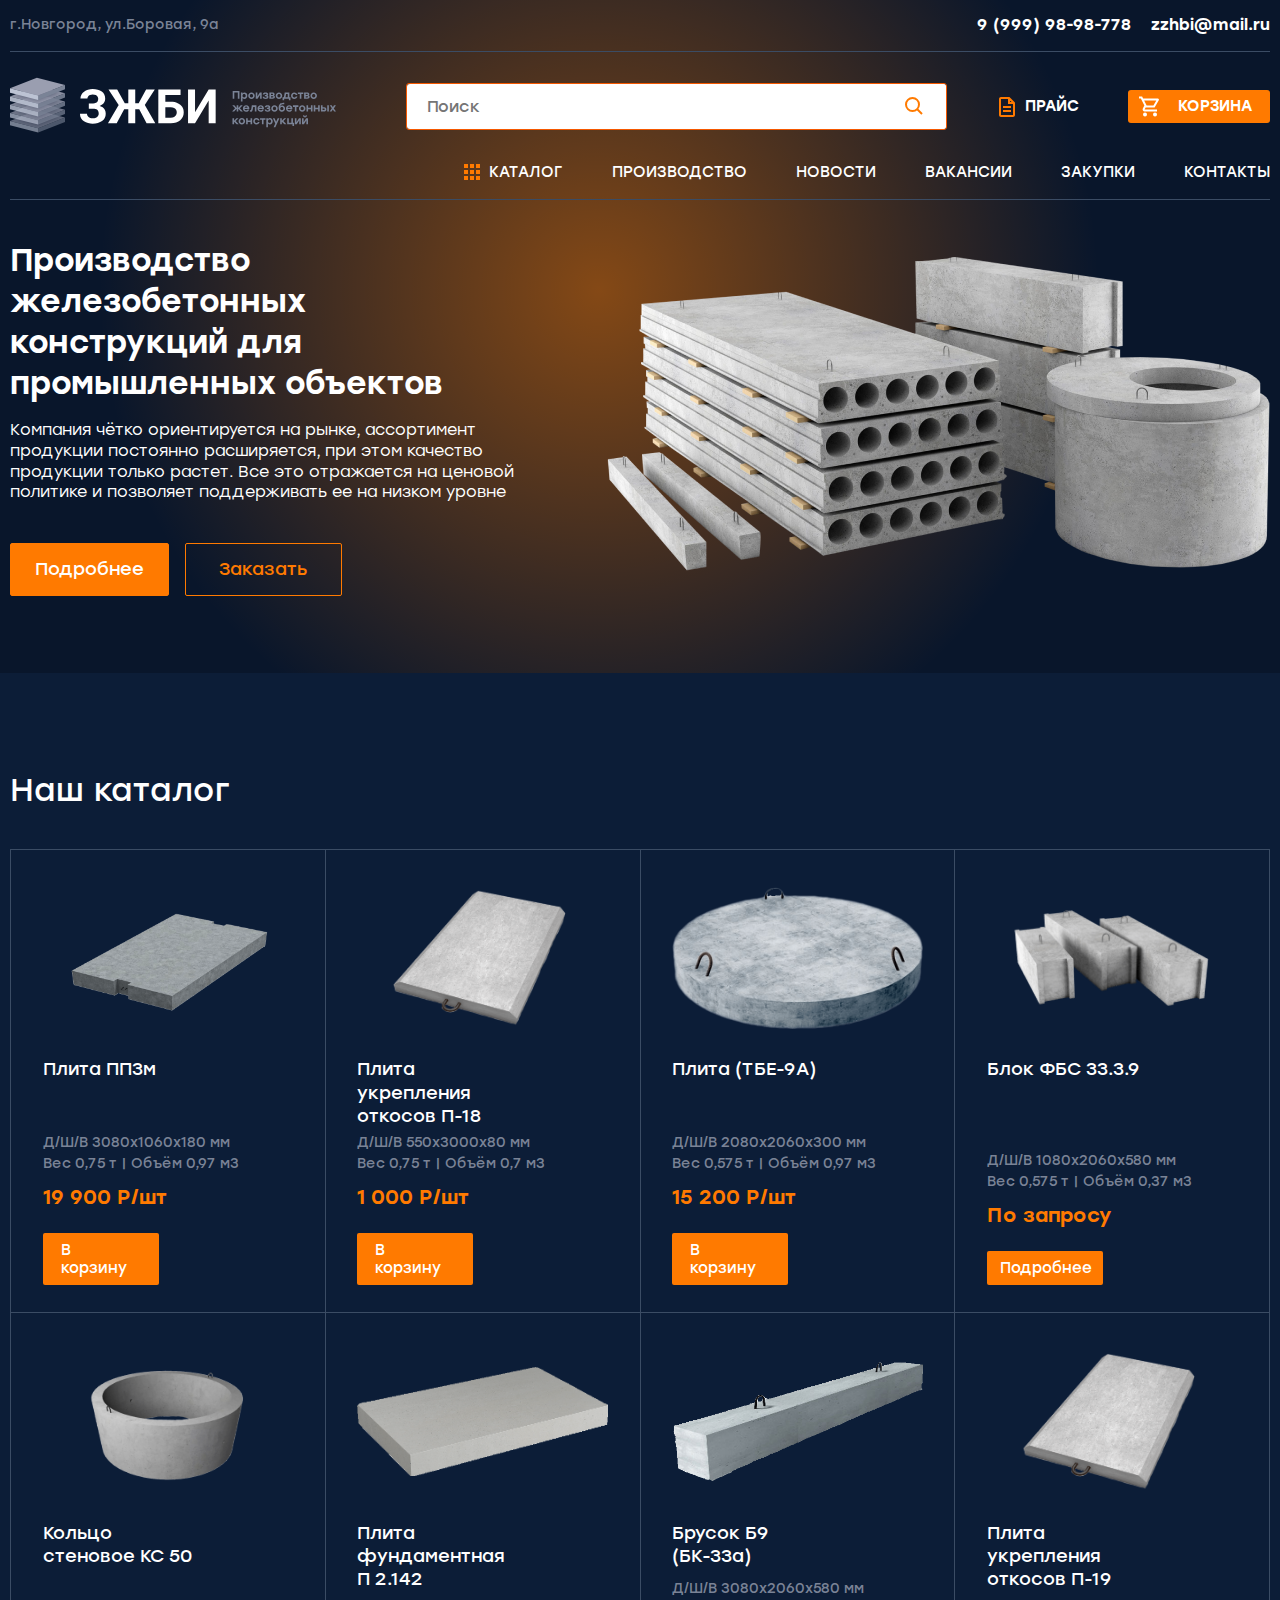
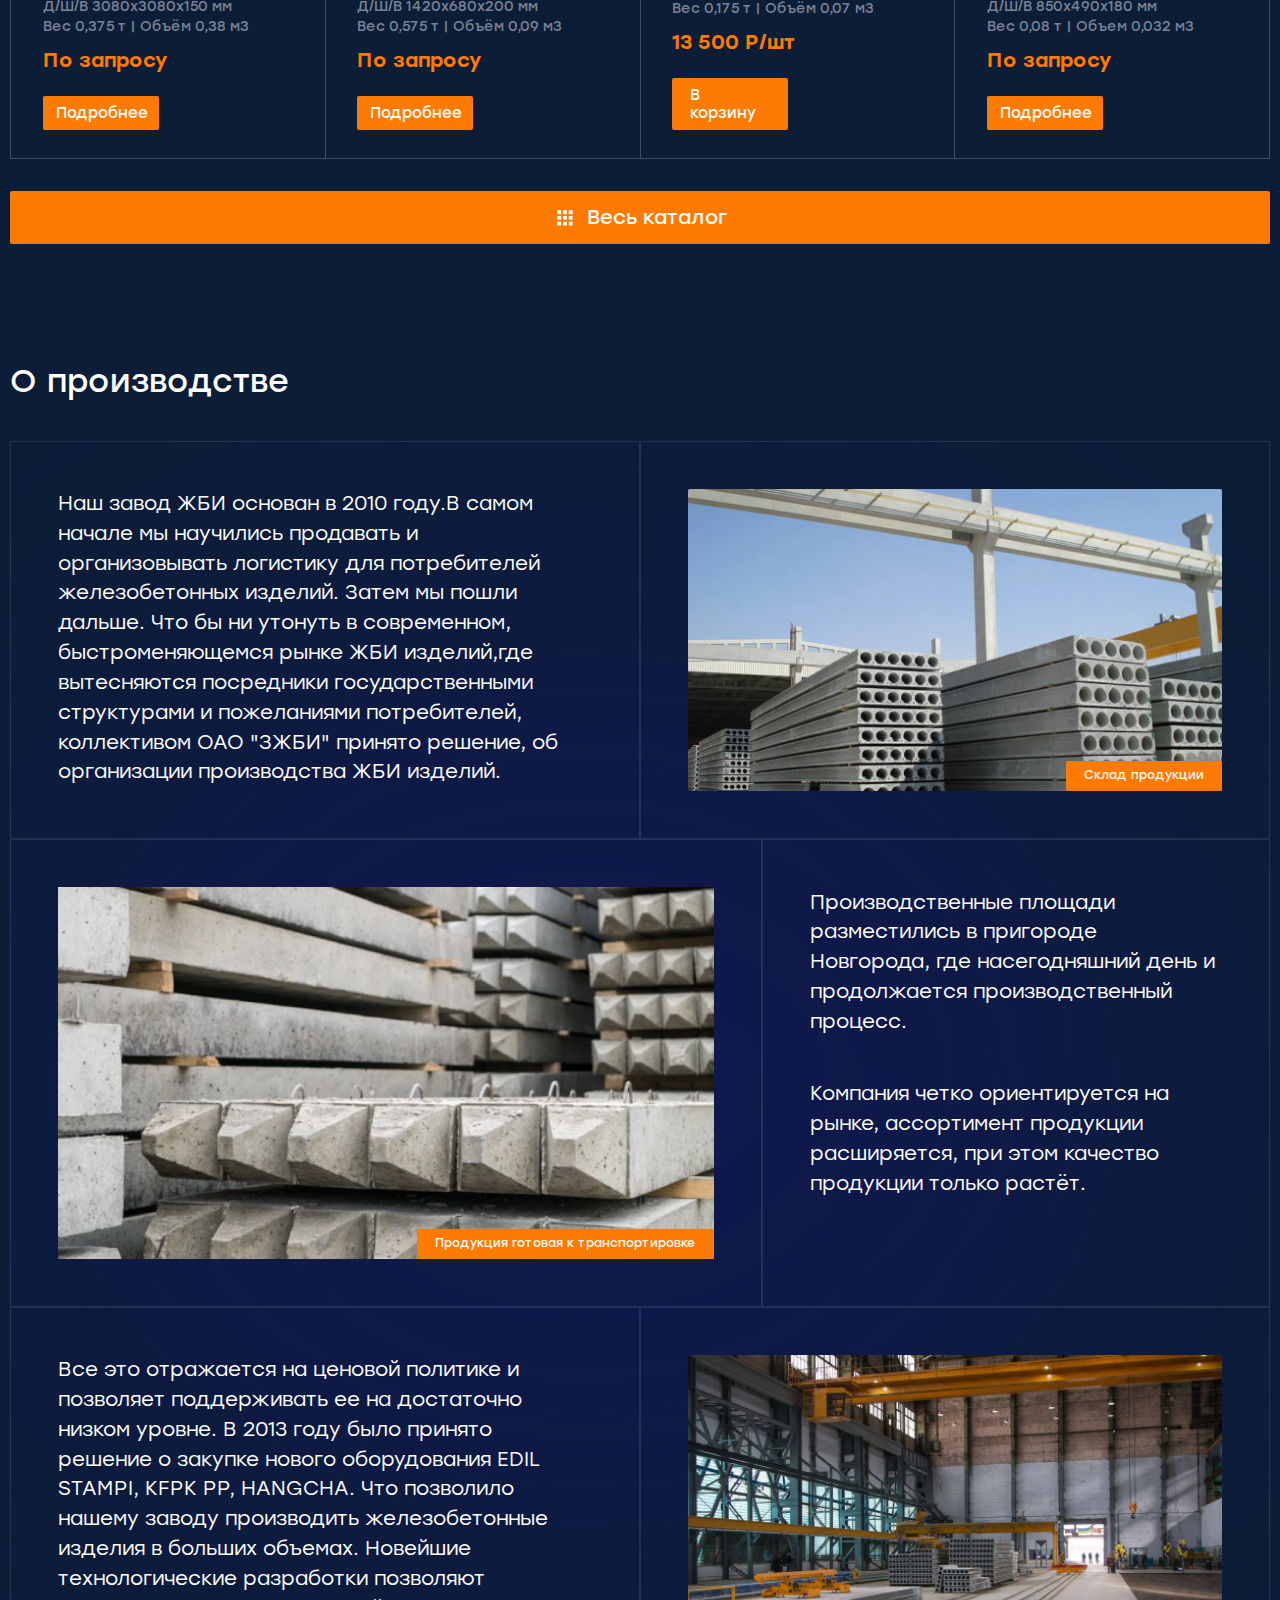
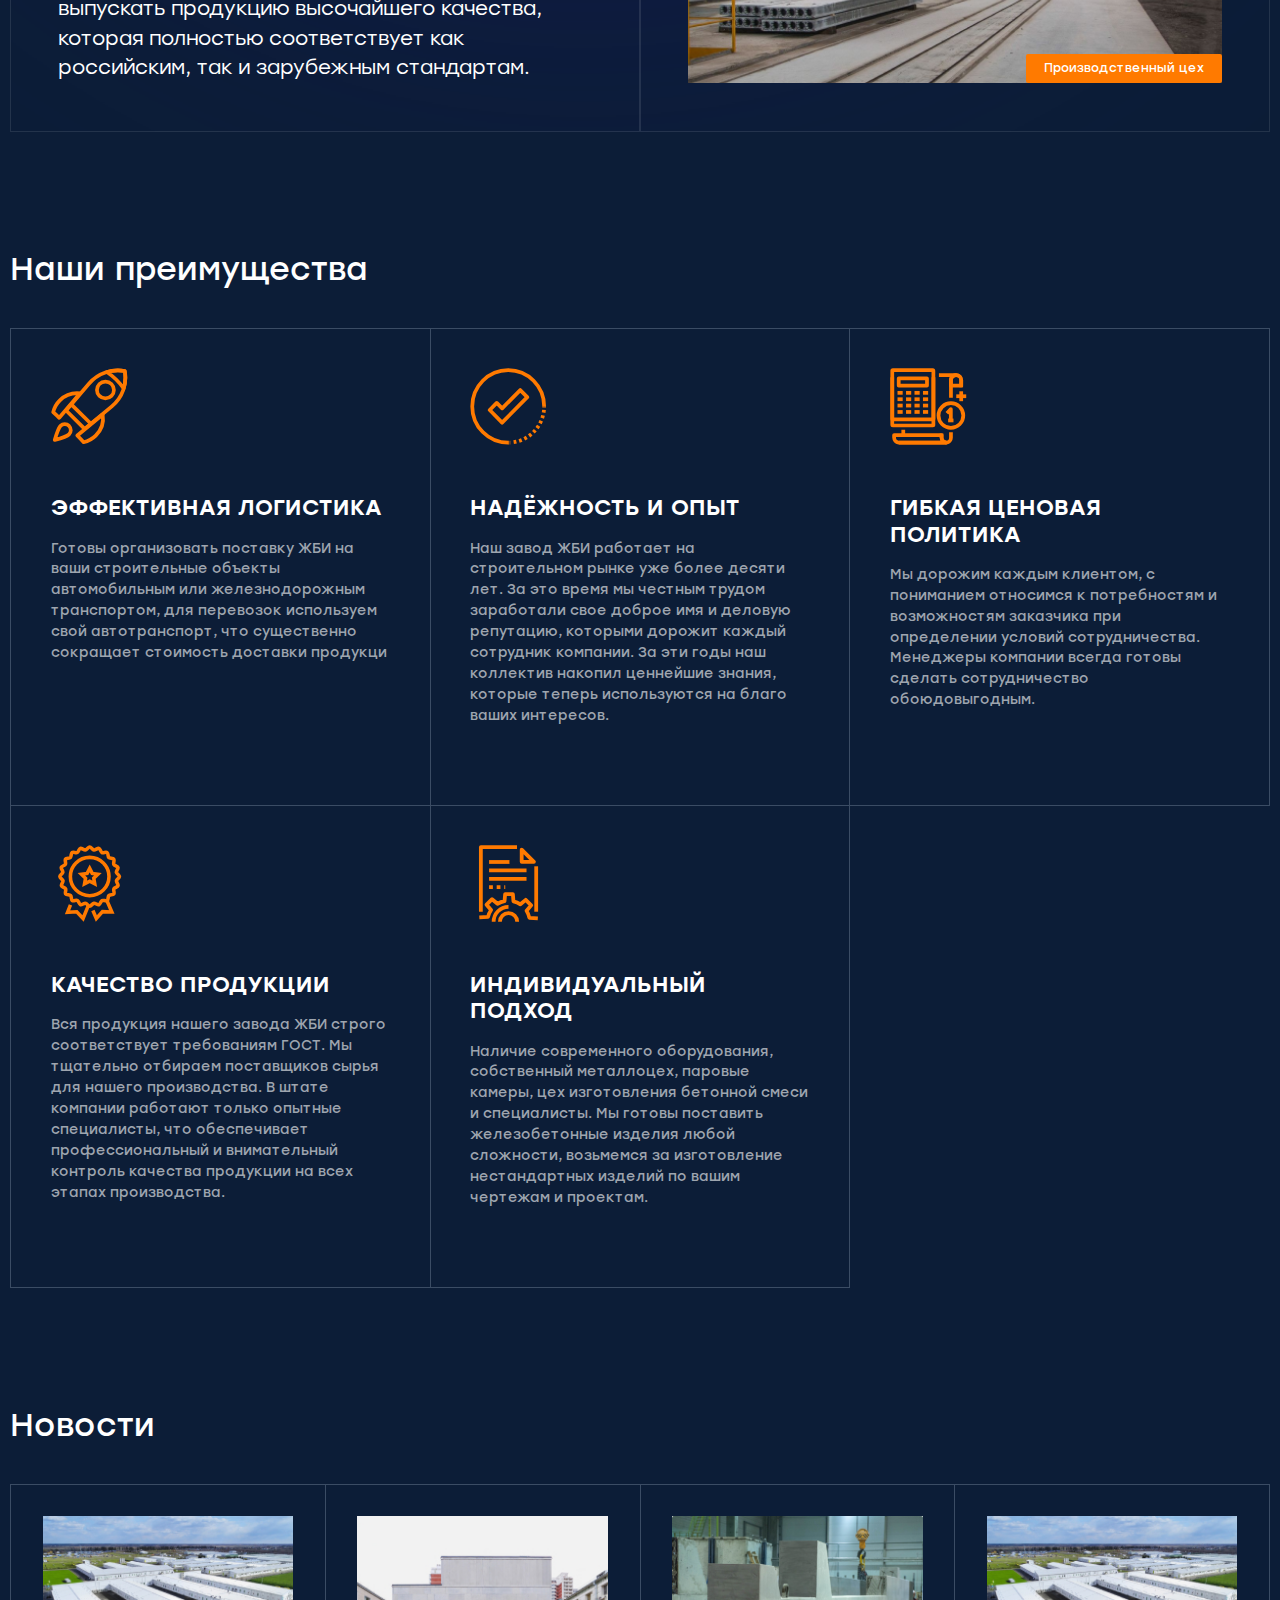
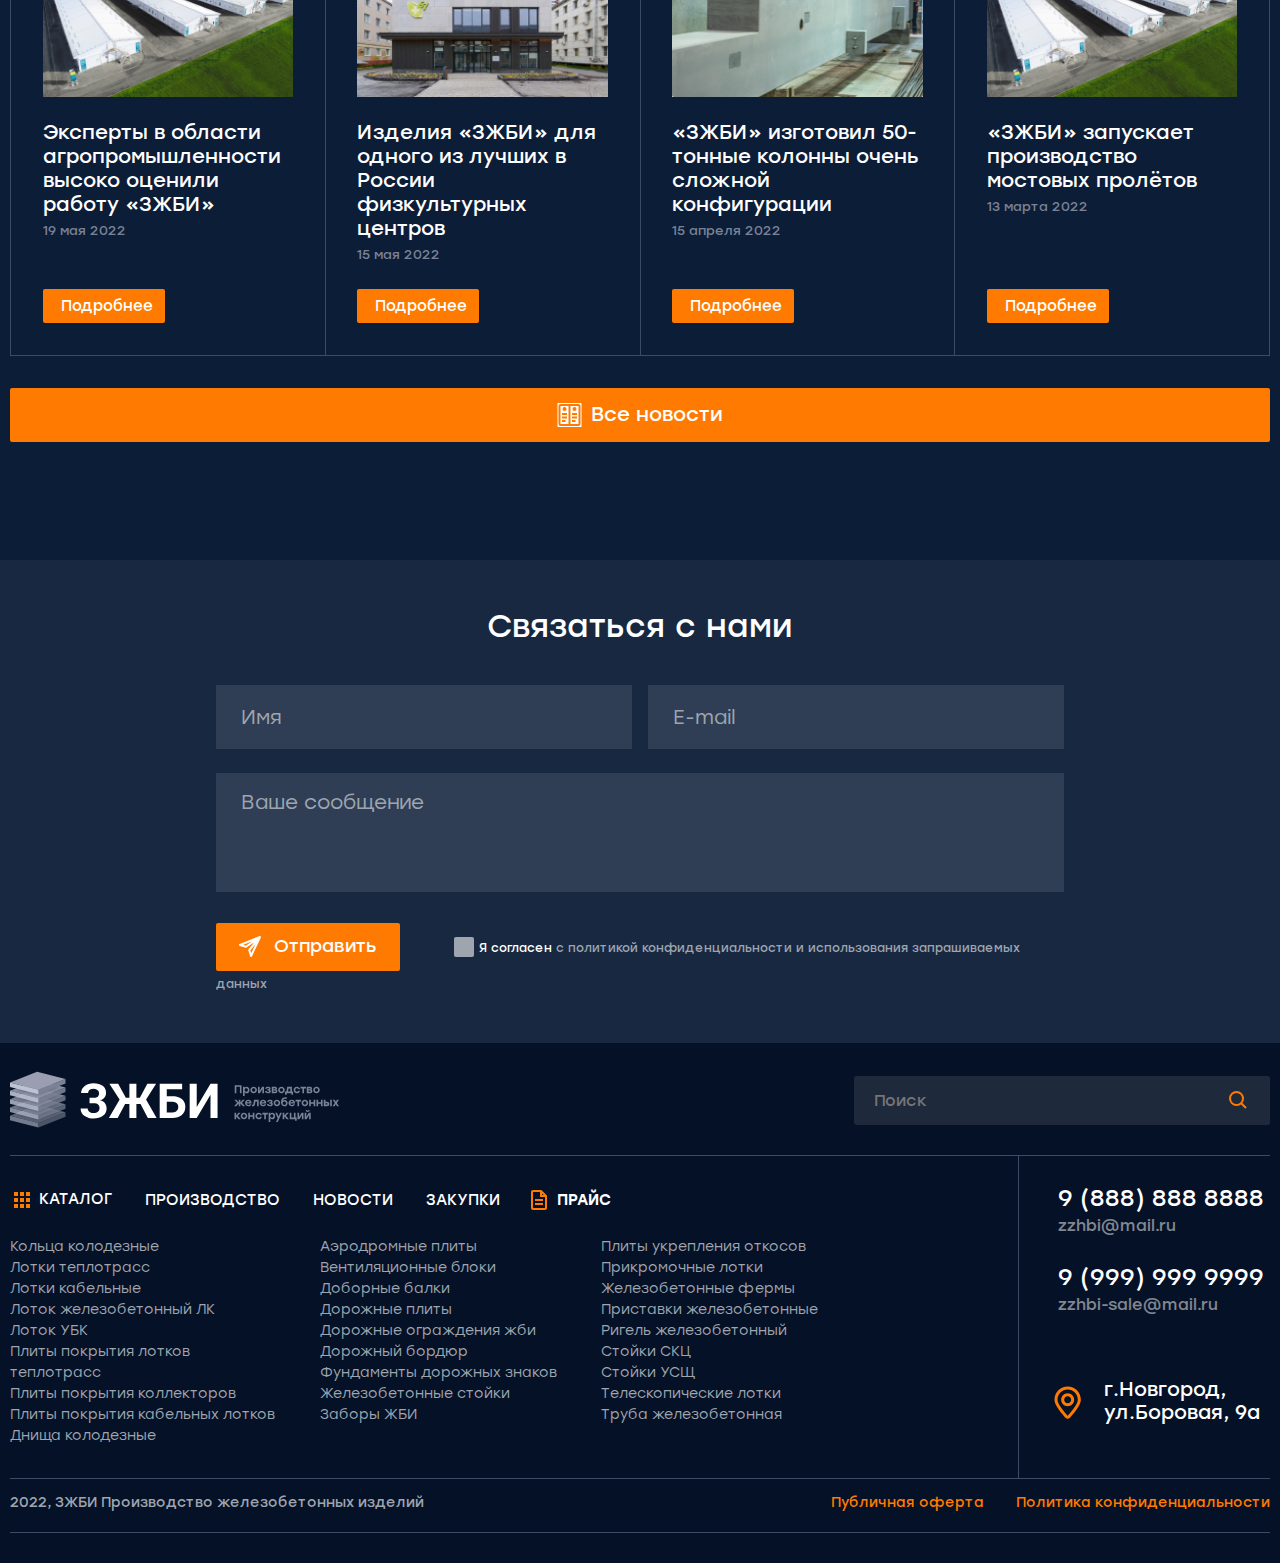
<file: index.html>
<!DOCTYPE html>
<html lang="ru">

<head>
   <meta charset="UTF-8">
   <meta http-equiv="X-UA-Compatible" content="IE=edge">
   <meta name="viewport" content="width=device-width, initial-scale=1.0">
   <title>ЗЖБИ</title>
   <link rel="stylesheet" href="css/style.min.css">
</head>

<body>


   <div class="wrapper">
      <div class="btn__up">&uarr;</div>
      <header class="header">

         <div class="header__inner">
            <div class="header__color-circle">
               <div class="header__orange-bg"></div>
               <div class="header__page">
                  <div class="container">
                     <div class="header__top">
                        <img class="logo__img-mobile" src="images/logo-mobile.svg" alt="логотип">
                        <p class="header__top-address">
                           г.Новгород, ул.Боровая, 9а
                        </p>
                        <div class="header__top-contacts">
                           <a class="top-contacts__phone" href="tel:99999898778">9 (999) 98-98-778</a>
                           <a class="top-contacts__phone-mobile" href="tel:99999898778">
                              <img class="mobile__phone-img" src="images/icons/phone.svg"
                                 alt="иконка мобильного телефона">
                           </a>
                           <a class="top-contacts__mail" href="mailto:zzhbi@mail.ru">zzhbi@mail.ru</a>
                           <a class="top-contacts__mail-mobile" href="mailto:zzhbi@mail.ru">
                              <img class="mobile__mail-img" src="images/icons/mail.svg" alt="иконка эл.почты">
                           </a>
                        </div>
                        <button type="button" class="icon-menu"><span></span></button>
                     </div>
                     <div class="header__body">
                        <div class="header__body-inner">
                           <a class="header__logo-link" href="#">
                              <img class="logo__img" src="images/logo.svg " alt="логотип"
                                 data-da=".header__top,1000,first">
                           </a>
                           <div class="header__body-search">
                              <div class="header__body-search-top">
                                 <div class="search-header__box" data-da=".menu__list,400,first">
                                    <form class="search-header" action="#">
                                       <input class="search-header__input" type="text" placeholder="Поиск">
                                       <button class="search-header__button" type="submit">
                                          <img class="search-button__img" src="images/icons/search.svg"
                                             alt="иконка поиск">
                                       </button>
                                    </form>
                                 </div>
                              </div>
                              <div class="header__body-search-bottom">
                                 <a class="header__body-price" href="#" data-da=".menu__list,600,first">Прайс</a>
                                 <a class="header__basket-btn" href="#" data-da=".menu__list,450,first">Корзина</a>
                              </div>
                           </div>
                        </div>
                     </div>

                     <div class="header__bottom">
                        <nav class="menu">
                           <ul class="menu__list" data-da=".header__top,700,last">
                              <li class="menu__item menu__item-catalog">
                                 <a class=" menu__link-catalog" href="#">
                                    <svg width="24" height="24" viewBox="0 0 24 24" fill="none"
                                       xmlns="http://www.w3.org/2000/svg">
                                       <path
                                          d="M5 5H7V7H5V5ZM5 11H7V13H5V11ZM5 17H7V19H5V17ZM11 5H13V7H11V5ZM11 11H13V13H11V11ZM11 17H13V19H11V17ZM17 5H19V7H17V5ZM17 11H19V13H17V11ZM17 17H19V19H17V17Z"
                                          stroke="#FF7A00" stroke-width="2" />
                                    </svg>
                                 </a>
                                 <a class="menu__link menu__link-catalog" href="catalog.html">
                                    Каталог
                                 </a>
                              </li>
                              <li class="menu__item">
                                 <a class="menu__link " href="production-page.html">Производство</a>
                              </li>
                              <li class="menu__item">
                                 <a class="menu__link" href="news-page.html">Новости</a>
                              </li>
                              <li class="menu__item">
                                 <a class="menu__link" href="vacancies.html">Вакансии</a>
                              </li>
                              <li class="menu__item">
                                 <a class="menu__link" href="purchases.html">Закупки</a>
                              </li>
                              <li class="menu__item">
                                 <a class="menu__link" href="contacts-page.html">Контакты</a>
                              </li>
                           </ul>
                        </nav>
                     </div>
                  </div>
               </div>

               <div class="header__content">
                  <div class="container">
                     <div class="header__content-inner">
                        <div class="content__block-info">
                           <h1 class="header__title">
                              Производство железобетонных конструкций для промышленных объектов
                           </h1>
                           <p class="header__title-text">
                              Компания чётко ориентируется на рынке, ассортимент продукции постоянно расширяется, при
                              этом
                              качество продукции только растет. Все это отражается на ценовой политике и позволяет
                              поддерживать ее на низком уровне
                           </p>
                           <div class="title__buttons-box">
                              <div class="title__button">
                                 <a class="title-button__link title-button__link-detailed" href="#">Подробнее</a>
                              </div>
                              <div class="title__button">
                                 <a class="title-button__link title-button__link-book" href="#">Заказать</a>
                              </div>
                           </div>
                        </div>
                        <div class="content__block-images">
                           <img class="content__block-img" src="images/header-title-img.png" alt="изображение плит">
                        </div>
                     </div>
                  </div>
               </div>
            </div>

         </div>
      </header>


      <main class="main">

         <section class="catalog">
            <div class="container">
               <div class="catalog__inner">
                  <div class="section-title__block">
                     <h2 class="section-title ">
                        Наш каталог
                     </h2>
                  </div>
                  <div class="catalog__card-items">
                     <div class="catalog__item-card ">
                        <div class="catalog-card__item ">
                           <a class="catalog-card__picture" href="#">
                              <p class="catalog-card__hover-text">Посмотреть товар</p>
                              <img class="card__images" src="images/card-catalog/8.png" alt="изображение ">
                           </a>
                           <div class="catalog-card__body">
                              <a class="catalog-card__sale-wrapper" href="#">
                                 <h3 class="card__title">Плита ПП3м</h3>
                                 <div class="card__description">
                                    <div class="card__description-size">
                                       Д/Ш/В 3080х1060х180 мм
                                    </div>
                                    <span class="card__description-weight">Вес 0,75 т |</span>
                                    <span class="card__description-volume">Объём 0,97 м3</span>
                                    <p class="card__price">
                                       19 900 Р/шт
                                    </p>
                                    <p class="card__price-request">
                                       По запросу
                                    </p>
                                 </div>
                              </a>
                              <a class="card__btn" href="#">В корзину</a>
                              <a class="card__btn-request" href="#">Подробнее</a>
                           </div>
                        </div>
                     </div>
                     <div class="catalog__item-card ">
                        <div class="catalog-card__item   ">
                           <a class="catalog-card__picture" href="#">
                              <p class="catalog-card__hover-text">Посмотреть товар</p>
                              <img class="card__images" src="images/card-catalog/7.png" alt="изображение ">
                           </a>
                           <div class="catalog-card__body">
                              <a class="catalog-card__sale-wrapper" href="#">
                                 <h3 class="card__title">Плита укрепления откосов П-18</h3>
                                 <div class="card__description">
                                    <div class="card__description-size">
                                       Д/Ш/В 550х3000х80 мм
                                    </div>
                                    <span class="card__description-weight">Вес 0,75 т |</span>
                                    <span class="card__description-volume">Объём 0,7 м3</span>
                                    <p class="card__price">
                                       1 000 Р/шт
                                    </p>
                                    <p class="card__price-request">
                                       По запросу
                                    </p>
                                 </div>
                              </a>
                              <a class="card__btn" href="#">В корзину</a>
                              <a class="card__btn-request" href="#">Подробнее</a>
                           </div>
                        </div>
                     </div>
                     <div class="catalog__item-card ">
                        <div class="catalog-card__item ">
                           <a class="catalog-card__picture" href="#">
                              <p class="catalog-card__hover-text">Посмотреть товар</p>
                              <img class="card__images" src="images/card-catalog/6.png" alt="изображение ">
                           </a>
                           <div class="catalog-card__body">
                              <a class="catalog-card__sale-wrapper" href="#">
                                 <h3 class="card__title">Плита (ТБЕ-9А)</h3>
                                 <div class="card__description">
                                    <div class="card__description-size">
                                       Д/Ш/В 2080х2060х300 мм
                                    </div>
                                    <span class="card__description-weight">Вес 0,575 т |</span>
                                    <span class="card__description-volume">Объём 0,97 м3</span>
                                    <p class="card__price">
                                       15 200 Р/шт
                                    </p>
                                    <p class="card__price-request">
                                       По запросу
                                    </p>
                                 </div>
                              </a>
                              <a class="card__btn" href="#">В корзину</a>
                              <a class="card__btn-request" href="#">Подробнее</a>
                           </div>
                        </div>
                     </div>
                     <div class="catalog__item-card ">
                        <div class="catalog-card__item    card__price-not-available  ">
                           <a class="catalog-card__picture" href="#">
                              <p class="catalog-card__hover-text">Посмотреть товар</p>
                              <img class="card__images" src="images/card-catalog/5.png" alt="изображение ">
                           </a>
                           <div class="catalog-card__body">
                              <a class="catalog-card__sale-wrapper" href="#">
                                 <h3 class="card__title">Блок ФБС 33.3.9</h3>
                                 <div class="card__description">
                                    <div class="card__description-size">
                                       Д/Ш/В 1080х2060х580 мм
                                    </div>
                                    <span class="card__description-weight">Вес 0,575 т |</span>
                                    <span class="card__description-volume">Объём 0,37 м3</span>
                                    <p class="card__price">
                                       15 200 Р/шт
                                    </p>
                                    <p class="card__price-request">
                                       По запросу
                                    </p>
                                 </div>
                              </a>
                              <a class="card__btn" href="#">В корзину</a>
                              <a class="card__btn-request" href="#">Подробнее</a>
                           </div>
                        </div>
                     </div>
                     <div class="catalog__item-card">
                        <div class="catalog-card__item card__price-not-available ">
                           <a class="catalog-card__picture" href="#">
                              <p class="catalog-card__hover-text">Посмотреть товар</p>
                              <img class="card__images" src="images/card-catalog/4.png" alt="изображение ">
                           </a>
                           <div class="catalog-card__body">
                              <a class="catalog-card__sale-wrapper" href="#">
                                 <h3 class="card__title">Кольцо стеновое КС 50</h3>
                                 <div class="card__description">
                                    <div class="card__description-size">
                                       Д/Ш/В 3080х3080х150 мм
                                    </div>
                                    <span class="card__description-weight">Вес 0,375 т |</span>
                                    <span class="card__description-volume">Объём 0,38 м3</span>
                                    <p class="card__price">
                                       15 200 Р/шт
                                    </p>
                                    <p class="card__price-request">
                                       По запросу
                                    </p>
                                 </div>
                              </a>
                              <a class="card__btn" href="#">В корзину</a>
                              <a class="card__btn-request" href="#">Подробнее</a>
                           </div>
                        </div>
                     </div>
                     <div class="catalog__item-card ">
                        <div class="catalog-card__item    card__price-not-available  ">
                           <a class="catalog-card__picture" href="#">
                              <p class="catalog-card__hover-text">Посмотреть товар</p>
                              <img class="card__images" src="images/card-catalog/3.png" alt="изображение ">
                           </a>
                           <div class="catalog-card__body">
                              <a class="catalog-card__sale-wrapper" href="#">
                                 <h3 class="card__title">Плита фундаментная П 2.142</h3>
                                 <div class="card__description">
                                    <div class="card__description-size">
                                       Д/Ш/В 1420x680x200 мм
                                    </div>
                                    <span class="card__description-weight">Вес 0,575 т |</span>
                                    <span class="card__description-volume">Объём 0,09 м3</span>
                                    <p class="card__price">
                                       15 200 Р/шт
                                    </p>
                                    <p class="card__price-request">
                                       По запросу
                                    </p>
                                 </div>
                              </a>
                              <a class="card__btn" href="#">В корзину</a>
                              <a class="card__btn-request" href="#">Подробнее</a>
                           </div>
                        </div>
                     </div>
                     <div class="catalog__item-card ">
                        <div class="catalog-card__item ">
                           <a class="catalog-card__picture" href="#">
                              <p class="catalog-card__hover-text">Посмотреть товар</p>
                              <img class="card__images" src="images/card-catalog/2.png" alt="изображение ">
                           </a>
                           <div class="catalog-card__body">
                              <a class="catalog-card__sale-wrapper" href="#">
                                 <h3 class="card__title">Брусок Б9 (БК-33а)</h3>
                                 <div class="card__description">
                                    <div class="card__description-size">
                                       Д/Ш/В 3080х2060х580 мм
                                    </div>
                                    <span class="card__description-weight">Вес 0,175 т |</span>
                                    <span class="card__description-volume">Объём 0,07 м3</span>
                                    <p class="card__price">
                                       13 500 Р/шт
                                    </p>
                                    <p class="card__price-request">
                                       По запросу
                                    </p>
                                 </div>
                              </a>
                              <a class="card__btn" href="#">В корзину</a>
                              <a class="card__btn-request" href="#">Подробнее</a>
                           </div>
                        </div>
                     </div>
                     <div class="catalog__item-card ">
                        <div class="catalog-card__item    card__price-not-available  ">
                           <a class="catalog-card__picture" href="#">
                              <p class="catalog-card__hover-text">Посмотреть товар</p>
                              <img class="card__images" src="images/card-catalog/1.png" alt="изображение ">
                           </a>
                           <div class="catalog-card__body">
                              <a class="catalog-card__sale-wrapper" href="#">
                                 <h3 class="card__title">Плита укрепления откосов П-19</h3>
                                 <div class="card__description">
                                    <div class="card__description-size">
                                       Д/Ш/В 850x490x180 мм
                                    </div>
                                    <span class="card__description-weight">Вес 0,08 т |</span>
                                    <span class="card__description-volume">Объем 0,032 м3</span>
                                    <p class="card__price">
                                       15 200 Р/шт
                                    </p>
                                    <p class="card__price-request">
                                       По запросу
                                    </p>
                                 </div>
                              </a>
                              <a class="card__btn" href="#">В корзину</a>
                              <a class="card__btn-request" href="#">Подробнее</a>
                           </div>
                        </div>
                     </div>
                  </div>
                  <div class="large-button__block catalog-large-button__block">
                     <a class="large-button catalog__large-button " href="catalog.html">
                        <svg width="25" height="24" viewBox="0 0 25 24" fill="none" xmlns="http://www.w3.org/2000/svg">
                           <path
                              d="M5.5 5H7.5V7H5.5V5ZM5.5 11H7.5V13H5.5V11ZM5.5 17H7.5V19H5.5V17ZM11.5 5H13.5V7H11.5V5ZM11.5 11H13.5V13H11.5V11ZM11.5 17H13.5V19H11.5V17ZM17.5 5H19.5V7H17.5V5ZM17.5 11H19.5V13H17.5V11ZM17.5 17H19.5V19H17.5V17Z"
                              stroke="white" stroke-width="2" />
                        </svg>
                        Весь каталог
                     </a>
                  </div>
               </div>
            </div>
         </section>

         <section class="production">
            <div class="container">
               <div class="production__inner">
                  <div class="section-title__block">
                     <h2 class="section-title production-title">
                        О производстве
                     </h2>
                  </div>
                  <div class="production__body">
                     <div class="body-production__block">
                        <div class="block-text__inner ">
                           <p class="block-text">
                              Наш завод ЖБИ основан в 2010 году.В самом начале мы научились продавать и организовывать
                              логистику для потребителей железобетонных изделий. Затем мы пошли дальше. Что бы ни
                              утонуть в
                              современном, быстроменяющемся рынке ЖБИ изделий,где вытесняются посредники
                              государственными
                              структурами и пожеланиями потребителей, коллективом ОАО "ЗЖБИ" принято решение, об
                              организации производства ЖБИ изделий.
                           </p>
                        </div>
                        <div class="block-picture__inner">
                           <div class="production__block-picture">
                              <img class="production__block-img " src="images/production/1.png"
                                 alt="изображение завода">
                              <span class="production__description">Склад продукции</span>
                           </div>
                        </div>
                     </div>
                     <div class="body-production__block body-production__block-wide">
                        <div class="block-picture__inner block-picture__inner-wide">
                           <div class="production__block-picture">
                              <img class="production__block-img " src="images/production/2.png"
                                 alt="изображение завода">
                              <span class="production__description">Продукция готовая к транспортировке </span>
                           </div>
                        </div>
                        <div class="block-text__inner block-text__inner-wide">
                           <p class="block-text block-text__wide">
                              Производственные площади разместились в пригороде Новгорода, где насегодняшний день и
                              продолжается производственный процесс.
                           </p>
                           <p class="block-text">
                              Компания четко ориентируется на рынке, ассортимент продукции расширяется, при этом
                              качество продукции только растёт.
                           </p>
                        </div>
                     </div>
                     <div class="body-production__block">
                        <div class="block-text__inner ">
                           <p class="block-text">
                              Все это отражается на ценовой политике и позволяет поддерживать ее на достаточно низком
                              уровне. В 2013 году было принято решение о закупке нового оборудования EDIL STAMPI, KFPK
                              PP, HANGCHA. Что позволило нашему заводу производить железобетонные изделия в больших
                              объемах. Новейшие технологические разработки позволяют выпускать продукцию высочайшего
                              качества, которая полностью соответствует как российским, так и зарубежным стандартам.
                           </p>
                        </div>
                        <div class="block-picture__inner">
                           <div class="production__block-picture">
                              <img class="production__block-img " src="images/production/3.png"
                                 alt="изображение завода">
                              <span class="production__description">Производственный цех</span>
                           </div>
                        </div>
                     </div>
                  </div>
               </div>
            </div>

         </section>

         <section class="benefits">
            <div class="container">
               <div class="benefits__inner">
                  <div class="section-title__block">
                     <h2 class="section-title benefits-title">
                        Наши преимущества
                     </h2>
                  </div>
                  <div class="benefits__items">
                     <div class="benefits__item">
                        <div class="benefits__pictures">
                           <svg width="83" height="82" viewBox="0 0 83 82" fill="none"
                              xmlns="http://www.w3.org/2000/svg">
                              <path
                                 d="M31.3401 26.9076C23.5862 26.1076 15.4632 28.5691 9.55547 34.4768C5.80162 38.1076 3.46316 42.5999 2.35547 47.2768C4.50931 49.246 6.7247 51.2768 8.87855 53.3076L31.3401 26.9076Z"
                                 fill="none" stroke="#FF7A00" stroke-width="4" stroke-linejoin="round" />
                              <path
                                 d="M55.6473 49.7998L28.3242 72.3844C30.6627 74.7844 32.9396 77.1844 35.155 79.5844C39.8934 78.5383 44.4473 76.1998 48.1396 72.5075C54.4165 66.3536 56.9396 57.8613 55.6473 49.7998Z"
                                 fill="none" stroke="#FF7A00" stroke-width="4" stroke-linejoin="round" />
                              <path
                                 d="M16.2617 45.4921L36.2002 65.1844L65.4925 40.9383C77.1233 31.3383 81.9233 16.6306 79.4002 2.9075C65.431 0.384423 50.6002 5.12288 40.8156 16.569L16.2617 45.4921Z"
                                 fill="none" stroke="#FF7A00" stroke-width="4" stroke-linejoin="round" />
                              <path
                                 d="M19.3999 71.0923C16.8769 73.6153 4.07687 77.1846 4.07687 77.1846C3.89225 77.3692 7.6461 64.5692 10.2307 62.0461C12.7538 59.523 16.8769 59.523 19.4615 62.0461C21.923 64.5692 21.923 68.6307 19.3999 71.0923Z"
                                 fill="none" stroke="#FF7A00" stroke-width="4" stroke-linejoin="round" />
                              <path
                                 d="M70.1108 12.0769C73.2493 15.1538 75.957 18.4154 78.2954 21.8C80.1416 15.7077 80.5723 9.18459 79.4031 2.90767C73.0031 1.73844 66.4185 2.10767 60.2031 3.95382C63.6493 6.29229 66.9724 8.99998 70.1108 12.0769Z"
                                 fill="none" stroke="#FF7A00" stroke-width="4" stroke-linejoin="round" />
                              <path
                                 d="M65.0648 29.7384C61.4956 33.2461 55.711 33.2461 52.1418 29.7384C48.5725 26.2307 48.5725 20.5076 52.1418 16.9384C55.711 13.4307 61.4956 13.4307 65.0648 16.9384C68.6341 20.5076 68.6341 26.2307 65.0648 29.7384Z"
                                 fill="none" stroke="#FF7A00" stroke-width="4" stroke-linejoin="round" />
                              <path d="M21.2461 38.292L43.523 60.2612" stroke="#FF7A00" stroke-width="4"
                                 stroke-linejoin="round" />
                           </svg>
                        </div>
                        <div class="benefits__item-title">
                           Эффективная ЛОГИСТИКА
                        </div>
                        <div class="benefits__item-text">
                           Готовы организовать поставку ЖБИ на ваши строительные объекты автомобильным или
                           железнодорожным транспортом, для перевозок используем свой автотранспорт, что существенно
                           сокращает стоимость доставки продукци
                        </div>
                     </div>
                     <div class="benefits__item">
                        <div class="benefits__pictures">
                           <svg width="82" height="82" viewBox="0 0 82 82" fill="none"
                              xmlns="http://www.w3.org/2000/svg">
                              <path
                                 d="M40.6334 79.7807C19.4139 79.7807 2.21875 62.4027 2.21875 41.0002C2.21875 19.5978 19.4139 2.21973 40.6334 2.21973C61.8529 2.21973 79.048 19.5978 79.048 41.0002"
                                 stroke="#FF7A00" stroke-width="4" stroke-linejoin="round" />
                              <path d="M79.0469 41C79.0469 41.4268 79.0469 41.7927 79.0469 42.2195" stroke="#FF7A00"
                                 stroke-width="4" stroke-linejoin="round" />
                              <path d="M78.8645 44.7197C77.0962 63.5612 61.9133 78.4392 43.1328 79.6588"
                                 stroke="#FF7A00" stroke-width="4" stroke-linejoin="round" stroke-dasharray="3 3" />
                              <path d="M41.8523 79.7803C41.4255 79.7803 41.0596 79.7803 40.6328 79.7803"
                                 stroke="#FF7A00" stroke-width="4" stroke-linejoin="round" />
                              <path
                                 d="M61.0009 31.183L53.5009 23.6221L34.1716 43.1343L28.3789 37.2806L20.8789 44.8416L34.1106 58.3782L61.0009 31.183Z"
                                 stroke="#FF7A00" stroke-width="4" stroke-linejoin="round" />
                           </svg>
                        </div>
                        <div class="benefits__item-title">
                           НАДЁЖНОСТЬ И ОПЫТ
                        </div>
                        <div class="benefits__item-text">
                           Наш завод ЖБИ работает на строительном рынке уже более десяти лет. За это время мы честным
                           трудом заработали свое доброе имя и деловую репутацию, которыми дорожит каждый сотрудник
                           компании. За эти годы наш коллектив накопил ценнейшие знания, которые теперь используются на
                           благо ваших интересов.
                        </div>
                     </div>
                     <div class="benefits__item">
                        <div class="benefits__pictures">
                           <svg width="82" height="82" viewBox="0 0 82 82" fill="none"
                              xmlns="http://www.w3.org/2000/svg">
                              <path
                                 d="M64.9375 18.8455V12.9378C64.9375 9.92246 67.399 7.52246 70.4144 7.52246C73.4298 7.52246 75.8913 9.92246 75.8913 12.9378V18.8455H64.9375Z"
                                 stroke="#FF7A00" stroke-width="4" stroke-linejoin="round" />
                              <path
                                 d="M52.0742 7.52246C53.5511 7.52246 67.3358 7.52246 69.7358 7.52246C67.0281 7.83015 64.9358 10.1071 64.9358 12.8763V31.8301"
                                 stroke="#FF7A00" stroke-width="4" stroke-linejoin="round" />
                              <path d="M14 70.3908L14 70.9995L14 65.9995" stroke="#FF7A00" stroke-width="4"
                                 stroke-linejoin="round" />
                              <path
                                 d="M64.9374 68.6299V73.4914V74.4145C64.9374 77.1837 62.8451 79.4607 60.1374 79.7683C58.6605 79.7683 11.8297 79.7683 9.42969 79.7683"
                                 stroke="#FF7A00" stroke-width="4" stroke-linejoin="round" />
                              <path
                                 d="M54.9069 71.6455V74.3532C54.9069 77.1224 56.9992 79.3994 59.7069 79.707C57.3069 79.707 10.4761 79.707 8.99922 79.707C6.29153 79.3994 4.19922 77.1224 4.19922 74.3532V71.6455H54.9069Z"
                                 stroke="#FF7A00" stroke-width="4" stroke-linejoin="round" />
                              <path
                                 d="M64.9375 12.9378C64.9375 9.92246 67.399 7.52246 70.4144 7.52246C73.4298 7.52246 75.8913 9.92246 75.8913 12.9378V20.5071"
                                 stroke="#FF7A00" stroke-width="4" stroke-linejoin="round" />
                              <path d="M54.9062 69.9839V74.3531C54.9062 77.1224 57.3678 79.707 60.0139 79.707"
                                 stroke="#FF7A00" stroke-width="4" stroke-linejoin="round" />
                              <path
                                 d="M46.2305 60.7535C46.2305 61.1228 45.9228 61.4305 45.5535 61.4305H2.90739C2.53816 61.4305 2.23047 61.1228 2.23047 60.7535V2.90739C2.23047 2.53816 2.53816 2.23047 2.90739 2.23047H45.492C45.8612 2.23047 46.1689 2.53816 46.1689 2.90739V60.7535H46.2305Z"
                                 stroke="#FF7A00" stroke-width="4" stroke-linejoin="round" />
                              <path
                                 d="M46.2305 9.98438V54.1075C46.2305 54.4767 45.9228 54.7844 45.5535 54.7844H2.90739C2.53816 54.7844 2.23047 54.4767 2.23047 54.1075V9.98438"
                                 stroke="#FF7A00" stroke-width="4" stroke-linejoin="round" />
                              <path d="M39.3365 11.1533H9.12109V18.7841H39.3365V11.1533Z" stroke="#FF7A00"
                                 stroke-width="4" stroke-linejoin="round" />
                              <path d="M7.83203 26.5381H13.3705" stroke="#FF7A00" stroke-width="4"
                                 stroke-linejoin="round" />
                              <path d="M16.9414 26.5381H22.4799" stroke="#FF7A00" stroke-width="4"
                                 stroke-linejoin="round" />
                              <path d="M25.9844 26.5381H31.5228" stroke="#FF7A00" stroke-width="4"
                                 stroke-linejoin="round" />
                              <path d="M35.0312 26.5381H40.5697" stroke="#FF7A00" stroke-width="4"
                                 stroke-linejoin="round" />
                              <path d="M7.83203 33.3691H13.3705" stroke="#FF7A00" stroke-width="4"
                                 stroke-linejoin="round" />
                              <path d="M16.9414 33.3691H22.4799" stroke="#FF7A00" stroke-width="4"
                                 stroke-linejoin="round" />
                              <path d="M25.9844 33.3691H31.5228" stroke="#FF7A00" stroke-width="4"
                                 stroke-linejoin="round" />
                              <path d="M35.0312 33.3691H40.5697" stroke="#FF7A00" stroke-width="4"
                                 stroke-linejoin="round" />
                              <path d="M7.83203 40.1382H13.3705" stroke="#FF7A00" stroke-width="4"
                                 stroke-linejoin="round" />
                              <path d="M16.9414 40.1382H22.4799" stroke="#FF7A00" stroke-width="4"
                                 stroke-linejoin="round" />
                              <path d="M25.9844 40.1382H31.5228" stroke="#FF7A00" stroke-width="4"
                                 stroke-linejoin="round" />
                              <path d="M35.0312 40.1382H40.5697" stroke="#FF7A00" stroke-width="4"
                                 stroke-linejoin="round" />
                              <path d="M7.83203 46.9688H13.3705" stroke="#FF7A00" stroke-width="4"
                                 stroke-linejoin="round" />
                              <path d="M16.9414 46.9688H22.4799" stroke="#FF7A00" stroke-width="4"
                                 stroke-linejoin="round" />
                              <path d="M25.9844 46.9688H31.5228" stroke="#FF7A00" stroke-width="4"
                                 stroke-linejoin="round" />
                              <path d="M35.0312 46.9688H40.5697" stroke="#FF7A00" stroke-width="4"
                                 stroke-linejoin="round" />
                              <path
                                 d="M78.1061 50.7845C78.1061 58.046 72.1984 63.9537 64.8753 63.9537C57.5522 63.9537 51.6445 58.046 51.6445 50.7845C51.6445 43.5229 57.5522 37.6152 64.8753 37.6152C72.1368 37.5537 78.1061 43.4614 78.1061 50.7845Z"
                                 stroke="#FF7A00" stroke-width="4" stroke-linejoin="round" />
                              <path d="M64.8135 56.0772V43.8926L60.6289 48.2618" stroke="#FF7A00" stroke-width="4"
                                 stroke-linejoin="round" />
                              <path d="M61.9219 56.0156H67.645" stroke="#FF7A00" stroke-width="4"
                                 stroke-linejoin="round" />
                              <path d="M75.8906 24.877V35.4616" stroke="#FF7A00" stroke-width="4"
                                 stroke-linejoin="round" />
                              <path d="M81.2438 30.1689H70.5977" stroke="#FF7A00" stroke-width="4"
                                 stroke-linejoin="round" />
                           </svg>
                        </div>
                        <div class="benefits__item-title">
                           гибкая ценовая политика
                        </div>
                        <div class="benefits__item-text">
                           Мы дорожим каждым клиентом, с пониманием относимся к потребностям и возможностям заказчика
                           при определении условий сотрудничества. Менеджеры компании всегда готовы сделать
                           сотрудничество обоюдовыгодным.
                        </div>
                     </div>
                     <div class="benefits__item">
                        <div class="benefits__pictures">
                           <svg width="71" height="86" viewBox="0 0 71 86" fill="none"
                              xmlns="http://www.w3.org/2000/svg">
                              <path d="M55.0249 62.4971L60.4334 74.9882L50.0671 74.6663L43.1132 82.2639L39.25 73.4429"
                                 stroke="#FF7A00" stroke-width="4" />
                              <path d="M34.0992 67.9054L28.24 82.2637L21.1574 74.7948L10.8555 75.3099L14.1392 67.0684"
                                 stroke="#FF7A00" stroke-width="4" />
                              <path
                                 d="M69 35.3255C69 36.9996 65.9094 38.4161 65.6519 40.0258C65.3943 41.6998 67.9054 43.9534 67.3903 45.5631C66.8752 47.1727 63.4627 47.5591 62.7544 49.04C61.9818 50.5209 63.6559 53.4827 62.6901 54.8348C61.7243 56.1869 58.3761 55.5431 57.1528 56.702C55.9938 57.861 56.6377 61.2092 55.2855 62.175C53.9334 63.1408 50.9716 61.5311 49.4907 62.2393C48.0098 63.012 47.6235 66.3601 46.0138 66.8752C44.4685 67.3903 42.1505 64.9436 40.4765 65.2012C38.8668 65.4587 37.3859 68.4849 35.7118 68.4849C34.0377 68.4849 32.5568 65.3943 30.9472 65.2012C29.2731 64.9436 26.9552 67.3903 25.4099 66.8752C23.8002 66.3601 23.4139 63.012 21.933 62.2393C20.452 61.4667 17.4902 63.1408 16.1381 62.175C14.786 61.2092 15.4298 57.861 14.2709 56.702C13.1119 55.5431 9.76377 56.1869 8.73358 54.8348C7.76777 53.4827 9.37745 50.5209 8.66919 49.04C7.89654 47.5591 4.54841 47.1727 4.03331 45.5631C3.51821 44.0178 6.02931 41.6998 5.77177 40.0258C5.32105 38.4161 2.23047 36.9996 2.23047 35.3255C2.23047 33.6514 5.32105 32.2349 5.5786 30.6252C5.83615 28.9512 3.32505 26.6976 3.84015 25.0879C4.35525 23.4782 7.76777 23.0919 8.47603 21.611C9.24867 20.1301 7.57461 17.1683 8.54042 15.8162C9.50622 14.464 12.8544 15.1079 14.0777 13.9489C15.2367 12.79 14.5928 9.44184 15.9449 8.47603C17.2971 7.51022 20.2589 9.1199 21.7398 8.41164C23.2207 7.63899 23.607 4.29086 25.2167 3.77576C26.762 3.26066 29.0799 5.70738 30.754 5.44983C32.4925 5.32105 33.909 2.23047 35.6474 2.23047C37.3215 2.23047 38.8024 5.32105 40.4121 5.51422C42.0862 5.77177 44.4041 3.32505 45.9494 3.84015C47.5591 4.35525 47.9454 7.70338 49.4263 8.47603C50.9072 9.24867 53.869 7.57461 55.2211 8.54042C56.5733 9.50622 55.9294 12.8544 57.0884 14.0133C58.2473 15.1723 61.5955 14.5284 62.6257 15.8806C63.5915 17.2327 61.9818 20.1945 62.6901 21.6754C63.4627 23.1563 66.8108 23.5426 67.3259 25.1523C67.841 26.6976 65.3299 29.0155 65.5875 30.6896C65.9094 32.2349 69 33.6514 69 35.3255Z"
                                 stroke="#FF7A00" stroke-width="4" />
                              <path
                                 d="M57.2799 35.3257C57.2799 47.173 47.6218 56.7666 35.6458 56.7666C23.6698 56.7666 14.0117 47.173 14.0117 35.3257C14.0117 23.4785 23.6698 13.8848 35.6458 13.8848C47.5575 13.8848 57.2799 23.4785 57.2799 35.3257Z"
                                 stroke="#FF7A00" stroke-width="4" />
                              <path
                                 d="M35.6449 26.1826L38.4779 31.8487L44.8522 32.8145L40.2164 37.2572L41.3109 43.5028L35.6449 40.541L29.9144 43.5028L31.009 37.2572L26.4375 32.8145L32.8118 31.8487L35.6449 26.1826Z"
                                 stroke="#FF7A00" stroke-width="4" />
                           </svg>
                        </div>
                        <div class="benefits__item-title">
                           КАЧЕСТВО ПРОДУКЦИИ
                        </div>
                        <div class="benefits__item-text">
                           Вся продукция нашего завода ЖБИ строго соответствует требованиям ГОСТ. Мы тщательно отбираем
                           поставщиков сырья для нашего производства. В штате компании работают только опытные
                           специалисты, что обеспечивает профессиональный и внимательный контроль качества продукции на
                           всех этапах производства.
                        </div>
                     </div>
                     <div class="benefits__item">
                        <div class="benefits__pictures">
                           <svg width="64" height="81" viewBox="0 0 64 81" fill="none"
                              xmlns="http://www.w3.org/2000/svg">
                              <path
                                 d="M62.9096 77.4306L53.925 76.8152C53.4327 74.1075 52.4481 71.6459 51.0327 69.369L55.8942 63.6459L50.1096 57.8613L44.5096 62.5998C42.2942 61.1229 39.8327 60.0152 37.1865 59.3998L36.5712 51.8921H28.3865L27.7712 59.1536C25.0635 59.6459 22.6019 60.6306 20.325 62.0459L14.6019 57.1844L8.81731 62.969L13.5558 68.569C12.0788 70.7229 10.9712 73.1844 10.3558 75.8306L1.125 76.4459"
                                 stroke="#FF7A00" stroke-width="4" stroke-linejoin="round" />
                              <path d="M16.2617 80.9999C16.2617 72.323 23.2771 65.3076 31.954 65.3076" stroke="#FF7A00"
                                 stroke-width="4" stroke-linejoin="round" />
                              <path
                                 d="M22.9102 80.9998C22.9102 75.9536 26.9717 71.8921 32.0179 71.8921C37.064 71.8921 41.1255 75.9536 41.1255 80.9998"
                                 stroke="#FF7A00" stroke-width="4" stroke-linejoin="round" />
                              <path d="M61.1836 70.415V40.1381V22.4766" stroke="#FF7A00" stroke-width="4"
                                 stroke-linejoin="round" />
                              <path d="M40.939 2.23047H2.78516V19.3997V40.1382V70.4151" stroke="#FF7A00"
                                 stroke-width="4" stroke-linejoin="round" />
                              <path d="M45.8633 17.8H58.7864L45.8633 4.93848V17.8Z" stroke="#FF7A00" stroke-width="4"
                                 stroke-linejoin="round" />
                              <path d="M11.4648 17.9229H32.9418" stroke="#FF7A00" stroke-width="4"
                                 stroke-linejoin="round" />
                              <path d="M11.4648 44.4458H28.511" stroke="#FF7A00" stroke-width="4"
                                 stroke-linejoin="round" stroke-dasharray="4 4" />
                              <path d="M11.4648 26.7842H50.9725" stroke="#FF7A00" stroke-width="4"
                                 stroke-linejoin="round" />
                              <path d="M11.4648 35.6455H50.9725" stroke="#FF7A00" stroke-width="4"
                                 stroke-linejoin="round" />
                           </svg>
                        </div>
                        <div class="benefits__item-title">
                           ИНДИВИДУАЛЬНЫЙ подход
                        </div>
                        <div class="benefits__item-text">
                           Наличие современного оборудования, собственный металлоцех, паровые камеры, цех изготовления
                           бетонной смеси и специалисты. Мы готовы поставить железобетонные изделия любой сложности,
                           возьмемся за изготовление нестандартных изделий по вашим чертежам и проектам.
                        </div>
                     </div>
                  </div>
               </div>
            </div>
         </section>

         <section class="news">
            <div class="container">
               <div class="section-title__block">
                  <h2 class="section-title ">
                     Новости
                  </h2>
               </div>
               <div class="news__inner">
                  <div class="news__items mobile-overflow ">
                     <div class="news__item">
                        <div class="news__picture">
                           <img class="news__images" src="images/news/1.jpg" alt="изображение завода с высоты">
                        </div>
                        <div class="news__info">
                           <p class="news__text">
                              Эксперты в области агропромышленности высоко оценили работу «ЗЖБИ»
                           </p>
                           <p class="news__date">19 мая 2022</p>
                        </div>
                        <a class="news__btn" href="#">Подробнее</a>
                     </div>
                     <div class="news__item">
                        <div class="news__picture">
                           <img class="news__images" src="images/news/2.jpg" alt="изображение завода с высоты">
                        </div>
                        <div class="news__info">
                           <p class="news__text">
                              Изделия «ЗЖБИ» для одного из лучших в России физкультурных центров
                           </p>
                           <p class="news__date">15 мая 2022</p>
                        </div>
                        <a class="news__btn" href="#">Подробнее</a>
                     </div>
                     <div class="news__item">
                        <div class="news__picture">
                           <img class="news__images" src="images/news/3.jpg" alt="изображение завода с высоты">
                        </div>
                        <div class="news__info">
                           <p class="news__text">
                              «ЗЖБИ» изготовил 50-тонные колонны очень сложной конфигурации
                           </p>
                           <p class="news__date">15 апреля 2022</p>
                        </div>
                        <a class="news__btn" href="#">Подробнее</a>
                     </div>
                     <div class="news__item">
                        <div class="news__picture">
                           <img class="news__images" src="images/news/1.jpg" alt="изображение завода с высоты">
                        </div>
                        <div class="news__info">
                           <p class="news__text">
                              «ЗЖБИ» запускает производство мостовых пролётов
                           </p>
                           <p class="news__date">13 марта 2022</p>
                        </div>
                        <a class="news__btn" href="#">Подробнее</a>
                     </div>
                  </div>
               </div>
               <div class="large-button__block news-large-button__block">
                  <a class="large-button news__large-button " href="news-page.html">
                     <svg width="25" height="24" viewBox="0 0 25 24" fill="none" xmlns="http://www.w3.org/2000/svg">
                        <rect width="24" height="24" transform="translate(0.5)" fill="white" />
                        <path
                           d="M12.5 22H21.5C22.0523 22 22.5 21.5523 22.5 21V3C22.5 2.44772 22.0523 2 21.5 2H12.5M12.5 22H3.5C2.94772 22 2.5 21.5523 2.5 21V3C2.5 2.44772 2.94772 2 3.5 2H12.5M12.5 22V2M15 11H20M15 14.5H20M15 18H18.5M5 11H10M5 14.5H10M5 18H8.5M18.5 6C18.5 6.55228 18.0523 7 17.5 7C16.9477 7 16.5 6.55228 16.5 6C16.5 5.44772 16.9477 5 17.5 5C18.0523 5 18.5 5.44772 18.5 6ZM8.5 6C8.5 6.55228 8.05228 7 7.5 7C6.94772 7 6.5 6.55228 6.5 6C6.5 5.44772 6.94772 5 7.5 5C8.05228 5 8.5 5.44772 8.5 6Z"
                           stroke="#FF7A00" stroke-width="2" />
                     </svg>
                     Все новости
                  </a>
               </div>
            </div>
         </section>

         <section class="contacs">
            <div class="container">
               <div class="contacs__inner">
                  <div class="section-title__block contacs-title__block">
                     <h2 class="section-title contacs-title">
                        Связаться с нами
                     </h2>
                  </div>
                  <form class="contacs__form" action="#">
                     <input class="contacs__input" type="text" placeholder="Имя">
                     <input class="contacs__input" type="text" placeholder="E-mail">
                     <textarea class="contacs__textarea" placeholder="Ваше сообщение"></textarea>
                     <button class="contacs__btn" type="submit">Отправить</button>
                     <label class="contacs__label">
                        <input class="contacs__chekbox" type="checkbox">
                        <span class="contacs__chekbox-style"></span>
                        Я согласен
                     </label>
                     <a class="contacs__chekbox-agreement" href="#">с политикой конфиденциальности и использования
                        запрашиваемых данных</a>
                  </form>
               </div>
            </div>
         </section>


      </main>


      <footer class="footer">
         <div class="container">
            <div class="footer__inner">
               <div class="footer__top">
                  <a class="footer__logo-link" href="#">
                     <img class="footer__logo" src="images/logo.svg" alt="логотип">
                  </a>
                  <div class="search-footer__box">
                     <form class="search-footer" action="#">
                        <input class="search-footer__input" type="text" placeholder="Поиск">
                        <button class="search-footer__button" type="submit">
                           <img class="search-button__img" src="images/icons/search.svg" alt="иконка поиск">
                        </button>
                     </form>
                  </div>
               </div>

               <div class="footer__body">
                  <div class="footer__body-content">
                     <nav class="menu footer__menu ">
                        <ul class="footer-menu__list ">
                           <li class=" menu__item-catalog footer-menu__item footer-menu__item-catalog">
                              <a class=" menu__link-catalog  footer-menu__link-catalog" href="#">
                                 <svg width="24" height="24" viewBox="0 0 24 24" fill="none"
                                    xmlns="http://www.w3.org/2000/svg">
                                    <path
                                       d="M5 5H7V7H5V5ZM5 11H7V13H5V11ZM5 17H7V19H5V17ZM11 5H13V7H11V5ZM11 11H13V13H11V11ZM11 17H13V19H11V17ZM17 5H19V7H17V5ZM17 11H19V13H17V11ZM17 17H19V19H17V17Z"
                                       stroke="#FF7A00" stroke-width="2" />
                                 </svg>
                              </a>
                              <a class="menu__link footer-menu__link  footer-menu__link-catalog" href="#">
                                 Каталог
                              </a>
                           </li>
                           <li class=" footer-menu__item">
                              <a class="menu__link footer-menu__link " href="#">Производство</a>
                           </li>
                           <li class=" footer-menu__item">
                              <a class="menu__link footer-menu__link " href="#">Новости</a>
                           </li>
                           <li class=" footer-menu__item">
                              <a class="menu__link footer-menu__link " href="#">Закупки</a>
                           </li>
                           <li class=" footer-menu__item">
                              <a class="footer-menu__link header__body-price footer__body-price" href="#">Прайс</a>
                           </li>
                        </ul>
                     </nav>

                     <div class="catalog__body catalog__body-actions ">
                        <div class="footer-catalog__items-inner">
                           <div class="catalog__body-inner block" data-spollers="580,max">
                              <button type="button" data-spoller class="catalog-btn block__title">
                                 Плиты покрытия
                              </button>
                              <div class="footer__catalog">
                                 <ul class="footer-catalog__item footer-catalog__item-left">
                                    <li class="footer-catalog__list">
                                       <a class="footer-catalog__link" href="#">кольца колодезные</a>
                                       <a class="footer-catalog__link" href="#">лотки теплотрасс</a>
                                       <a class="footer-catalog__link" href="#">лотки кабельные</a>
                                       <a class="footer-catalog__link" href="#">Лоток железобетонный ЛК</a>
                                       <a class="footer-catalog__link" href="#">Лоток УБК</a>
                                       <a class="footer-catalog__link" href="#">Плиты покрытия лотков теплотрасс</a>
                                       <a class="footer-catalog__link" href="#">Плиты покрытия коллекторов</a>
                                       <a class="footer-catalog__link" href="#">Плиты покрытия кабельных лотков</a>
                                       <a class="footer-catalog__link" href="#">Днища колодезные</a>
                                    </li>
                                 </ul>
                              </div>
                           </div>
                           <div class="catalog__body-inner block" data-spollers="580,max">
                              <button type="button" data-spoller class="catalog-btn block__title">
                                 Железобетонные стойки
                              </button>
                              <div class="footer__catalog">
                                 <ul class="footer-catalog__item footer-catalog__item-centr">
                                    <li class="footer-catalog__list">
                                       <a class="footer-catalog__link" href="#">Аэродромные плиты</a>
                                       <a class="footer-catalog__link" href="#">Вентиляционные блоки</a>
                                       <a class="footer-catalog__link" href="#">Доборные балки</a>
                                       <a class="footer-catalog__link" href="#">Дорожные плиты</a>
                                       <a class="footer-catalog__link" href="#">Дорожные ограждения жби</a>
                                       <a class="footer-catalog__link" href="#">Дорожный бордюр</a>
                                       <a class="footer-catalog__link" href="#">Фундаменты дорожных знаков</a>
                                       <a class="footer-catalog__link" href="#">Железобетонные стойки</a>
                                       <a class="footer-catalog__link" href="#">Заборы ЖБИ</a>
                                    </li>
                                 </ul>
                              </div>
                           </div>
                           <div class="catalog__body-inner block" data-spollers="580,max">
                              <button type="button" data-spoller class="catalog-btn block__title">
                                 Плиты укрепления откосов
                              </button>
                              <div class="footer__catalog">
                                 <ul class="footer-catalog__item footer-catalog__item-right">
                                    <li class="footer-catalog__list">
                                       <a class="footer-catalog__link" href="#">Плиты укрепления откосов</a>
                                       <a class="footer-catalog__link" href="#">Прикромочные лотки</a>
                                       <a class="footer-catalog__link" href="#">Железобетонные фермы</a>
                                       <a class="footer-catalog__link" href="#">Приставки железобетонные</a>
                                       <a class="footer-catalog__link" href="#">Ригель железобетонный</a>
                                       <a class="footer-catalog__link" href="#">Стойки СКЦ</a>
                                       <a class="footer-catalog__link" href="#">Стойки УСЩ</a>
                                       <a class="footer-catalog__link" href="#">Телескопические лотки</a>
                                       <a class="footer-catalog__link" href="#">Труба железобетонная</a>
                                    </li>
                                 </ul>
                              </div>
                           </div>
                        </div>
                     </div>

                  </div>
                  <div class="footer__body-contacts" data-da=".footer__bottom,820,first">
                     <div class="footer__phone-box">
                        <a class="footer__phone" href="tel:98888888888">9 (888) 888 8888</a>
                        <a class="footer__mail" href="mailto:zzhbi@mail.ru">zzhbi@mail.ru</a>
                     </div>
                     <div class="footer__phone-box">
                        <a class="footer__phone" href="tel:99999999999">9 (999) 999 9999</a>
                        <a class="footer__mail" href="mailto:zzhbi-sale@mail.ru">zzhbi-sale@mail.ru</a>
                     </div>
                     <div class="footer__address">
                        <p class="footer__address-city">г.Новгород, </p>
                        <p class="footer__address-street">ул.Боровая, 9а</p>
                     </div>
                  </div>
               </div>
               <div class="footer__bottom">
                  <div class="footer__bottom-inner">
                     <p class="copy">2022, ЗЖБИ Производство железобетонных изделий</p>
                     <div class="politics-box">
                        <a class="politics__link" href="#">Публичная оферта</a>
                        <a class="politics__link" href="#">Политика конфиденциальности</a>
                     </div>
                  </div>
               </div>
            </div>
         </div>
      </footer>









   </div>










   <script src="https://ajax.googleapis.com/ajax/libs/jquery/3.4.1/jquery.min.js"></script>
   <script src="js/main.min.js"></script>
</body>

</html>
</file>
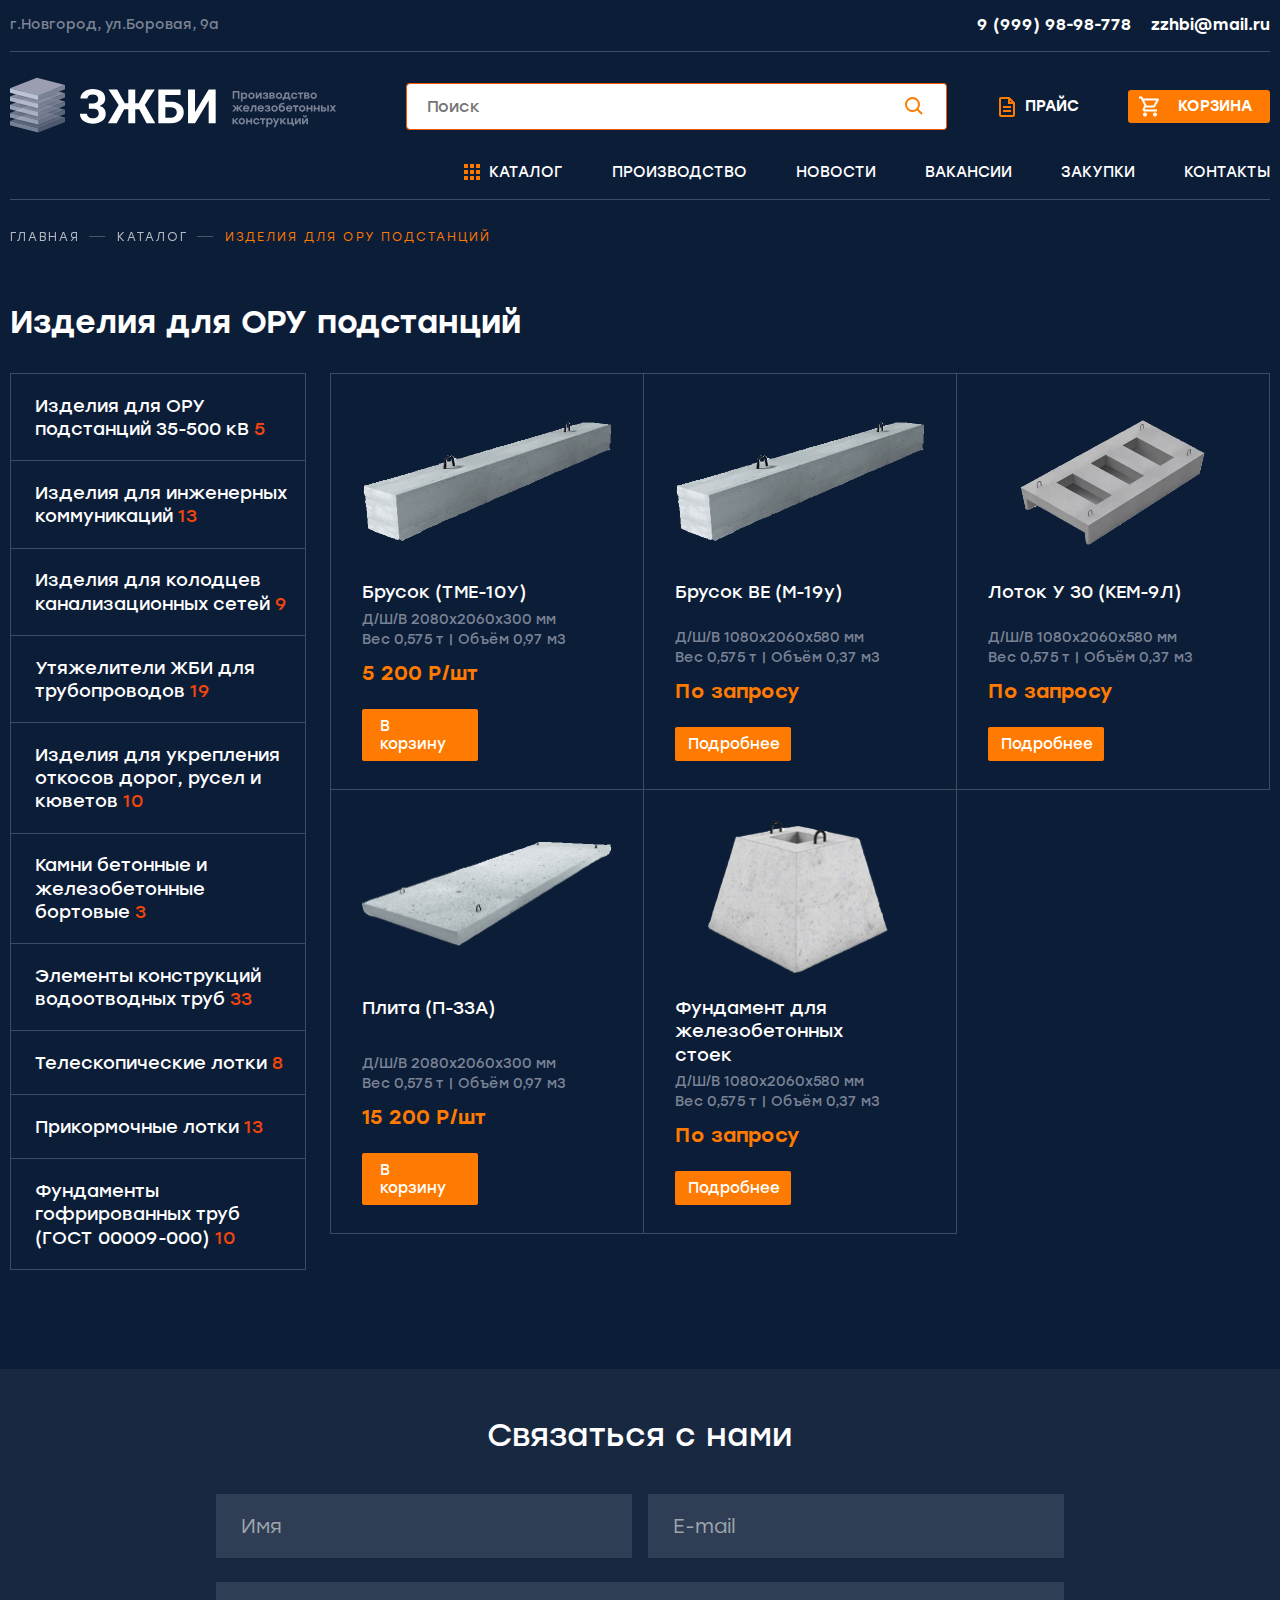
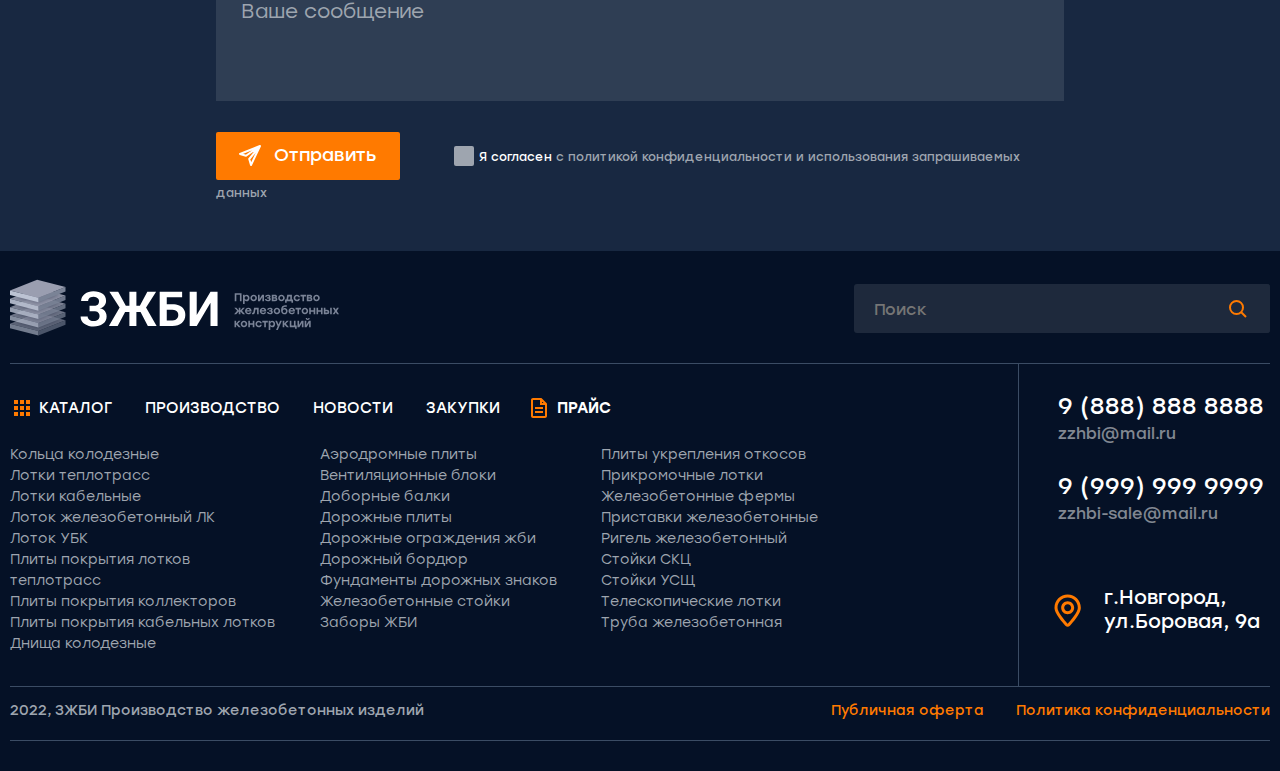
<file: catalog-open.html>
<!DOCTYPE html>
<html lang="ru">

<head>
   <meta charset="UTF-8">
   <meta http-equiv="X-UA-Compatible" content="IE=edge">
   <meta name="viewport" content="width=device-width, initial-scale=1.0">
   <title>Весь каталог</title>
   <link rel="stylesheet" href="css/style.min.css">
</head>

<body>


   <div class="wrapper">
      <div class="btn__up">&uarr;</div>
      <header class="header header-catalog">
         <div class="header__inner">
            <div class="header__page">
               <div class="container">
                  <div class="header__top header__top-catalog">
                     <img class="logo__img-mobile" src="images/logo-mobile.svg" alt="логотип">
                     <p class="header__top-address">
                        г.Новгород, ул.Боровая, 9а
                     </p>
                     <div class="header__top-contacts">
                        <a class="top-contacts__phone" href="tel:99999898778">9 (999) 98-98-778</a>
                        <a class="top-contacts__phone-mobile" href="tel:99999898778">
                           <img class="mobile__phone-img" src="images/icons/phone.svg" alt="иконка мобильного телефона">
                        </a>
                        <a class="top-contacts__mail" href="mailto:zzhbi@mail.ru">zzhbi@mail.ru</a>
                        <a class="top-contacts__mail-mobile" href="mailto:zzhbi@mail.ru">
                           <img class="mobile__mail-img" src="images/icons/mail.svg" alt="иконка эл.почты">
                        </a>
                     </div>
                     <button type="button" class="icon-menu"><span></span></button>
                  </div>
                  <div class="header__body">
                     <div class="header__body-inner">
                        <a class="header__logo-link" href="#">
                           <img class="logo__img" src="images/logo.svg " alt="логотип"
                              data-da=".header__top,1000,first">
                        </a>
                        <div class="header__body-search">
                           <div class="header__body-search-top">
                              <div class="search-header__box" data-da=".menu__list,400,first">
                                 <form class="search-header" action="#">
                                    <input class="search-header__input" type="text" placeholder="Поиск">
                                    <button class="search-header__button" type="submit">
                                       <img class="search-button__img" src="images/icons/search.svg" alt="иконка поиск">
                                    </button>
                                 </form>
                              </div>
                           </div>
                           <div class="header__body-search-bottom">
                              <a class="header__body-price" href="#" data-da=".menu__list,600,first">Прайс</a>
                              <a class="header__basket-btn" href="#" data-da=".menu__list,450,first">Корзина</a>
                           </div>
                        </div>
                     </div>
                  </div>
                  <div class="header__bottom">
                     <nav class="menu">
                        <ul class="menu__list" data-da=".header__top,700,last">
                           <li class="menu__item menu__item-catalog">
                              <a class=" menu__link-catalog" href="#">
                                 <svg width="24" height="24" viewBox="0 0 24 24" fill="none"
                                    xmlns="http://www.w3.org/2000/svg">
                                    <path
                                       d="M5 5H7V7H5V5ZM5 11H7V13H5V11ZM5 17H7V19H5V17ZM11 5H13V7H11V5ZM11 11H13V13H11V11ZM11 17H13V19H11V17ZM17 5H19V7H17V5ZM17 11H19V13H17V11ZM17 17H19V19H17V17Z"
                                       stroke="#FF7A00" stroke-width="2" />
                                 </svg>
                              </a>
                              <a class="menu__link menu__link-catalog" href="catalog.html">
                                 Каталог
                              </a>
                           </li>
                           <li class="menu__item">
                              <a class="menu__link " href="#production">Производство</a>
                           </li>
                           <li class="menu__item">
                              <a class="menu__link" href="#news">Новости</a>
                           </li>
                           <li class="menu__item">
                              <a class="menu__link" href="#">Вакансии</a>
                           </li>
                           <li class="menu__item">
                              <a class="menu__link" href="#">Закупки</a>
                           </li>
                           <li class="menu__item">
                              <a class="menu__link" href="#">Контакты</a>
                           </li>
                        </ul>
                     </nav>
                  </div>
               </div>
            </div>
         </div>
      </header>

      <div class="breadcrumbs">
         <div class="container">
            <div class="breadcrumbs__inner">
               <ul class="breadcrumbs__list mobile-overflow ">
                  <li class="breadcrumbs__list-item">
                     <a class="breadcrumbs__list-item-link breadcrumbs__list-item-link--great "
                        href="index.html">Главная</a>
                  </li>
                  <li class="breadcrumbs__list-item">
                     <a class="breadcrumbs__list-item-link breadcrumbs__list-item-link--great "
                        href="catalog.html">Каталог</a>
                  </li>
                  <li class="breadcrumbs__list-item">
                     <span class="breadcrumbs__list-item-link--orange">Изделия для ОРУ подстанций</span>
                  </li>
               </ul>
            </div>
         </div>
      </div>

      <main class="main">

         <section class="catalog-pages catalog__open-pages">
            <div class="container">
               <div class="pages-big-title__block">
                  <h2 class="section-big__title catalog-open__big-title">
                     Изделия для ОРУ подстанций
                  </h2>
               </div>
               <div class="catalog__open-body">
                  <aside class="catalog__open-body-aside">
                     <div class="catalog-open__spoller-box">
                        <div class="catalog-open__body-inner block" data-spollers="600,max">
                           <button type="button" data-spoller class="catalog-open__btn block__title">
                              КАТАЛОГ
                           </button>
                           <div class="aside__inner">
                              <ul class="aside__list">
                                 <li class="aside__item">
                                    <a class="aside__list" href="#">
                                       <h3 class="card__title aside-card__title">
                                          Изделия для ОРУ подстанций 35-500 кВ
                                          <span class="orange-number">
                                             5
                                          </span>
                                       </h3>
                                    </a>
                                 </li>
                                 <li class="aside__item">
                                    <a class="aside__list" href="#">
                                       <h3 class="card__title aside-card__title">
                                          Изделия для инженерных коммуникаций
                                          <span class="orange-number">
                                             13
                                          </span>
                                       </h3>
                                    </a>
                                 </li>
                                 <li class="aside__item">
                                    <a class="aside__list" href="#">
                                       <h3 class="card__title aside-card__title">
                                          Изделия для колодцев канализационных сетей
                                          <span class="orange-number">
                                             9
                                          </span>
                                       </h3>
                                    </a>
                                 </li>
                                 <li class="aside__item">
                                    <a class="aside__list" href="#">
                                       <h3 class="card__title aside-card__title">
                                          Утяжелители ЖБИ для трубопроводов
                                          <span class="orange-number">
                                             19
                                          </span>
                                       </h3>
                                    </a>
                                 </li>
                                 <li class="aside__item">
                                    <a class="aside__list" href="#">
                                       <h3 class="card__title aside-card__title">
                                          Изделия для укрепления откосов дорог, русел и кюветов
                                          <span class="orange-number">
                                             10
                                          </span>
                                       </h3>
                                    </a>
                                 </li>
                                 <li class="aside__item">
                                    <a class="aside__list" href="#">
                                       <h3 class="card__title aside-card__title">
                                          Камни бетонные и железобетонные бортовые
                                          <span class="orange-number">
                                             3
                                          </span>
                                       </h3>
                                    </a>
                                 </li>
                                 <li class="aside__item">
                                    <a class="aside__list" href="#">
                                       <h3 class="card__title aside-card__title">
                                          Элементы конструкций водоотводных труб
                                          <span class="orange-number">
                                             33
                                          </span>
                                       </h3>
                                    </a>
                                 </li>
                                 <li class="aside__item">
                                    <a class="aside__list" href="#">
                                       <h3 class="card__title aside-card__title">
                                          Телескопические лотки
                                          <span class="orange-number">
                                             8
                                          </span>
                                       </h3>
                                    </a>
                                 </li>
                                 <li class="aside__item">
                                    <a class="aside__list" href="#">
                                       <h3 class="card__title aside-card__title">
                                          Прикормочные лотки
                                          <span class="orange-number">
                                             13
                                          </span>
                                       </h3>
                                    </a>
                                 </li>
                                 <li class="aside__item">
                                    <a class="aside__list" href="#">
                                       <h3 class="card__title aside-card__title">
                                          Фундаменты гофрированных труб (ГОСТ 00009-000)
                                          <span class="orange-number">
                                             10
                                          </span>
                                       </h3>
                                    </a>
                                 </li>
                              </ul>
                           </div>
                        </div>

                  </aside>
                  <div class="catalog__card-items catalog-open__card-items">
                     <div class="catalog__item-card   catalog__open-item-card">
                        <div class="catalog-card__item ">
                           <a class="catalog-card__picture" href="#">
                              <img class="card__images" src="images/catalog-open/1.png" alt="изображение ">
                           </a>
                           <div class="catalog-card__body">
                              <a class="catalog-card__sale-wrapper" href="#">
                                 <h3 class="card__title catalog-open__title">Брусок (ТМЕ-10У)</h3>
                                 <div class="card__description">
                                    <div class="card__description-size">
                                       Д/Ш/В 2080х2060х300 мм
                                    </div>
                                    <span class="card__description-weight">Вес 0,575 т |</span>
                                    <span class="card__description-volume">Объём 0,97 м3</span>
                                    <p class="card__price">
                                       5 200 Р/шт
                                    </p>
                                    <p class="card__price-request">
                                       По запросу
                                    </p>
                                 </div>
                              </a>
                              <a class="card__btn" href="#">В корзину</a>
                              <a class="card__btn-request" href="#">Подробнее</a>
                           </div>
                        </div>
                     </div>
                     <div class="catalog__item-card catalog__open-item-card">
                        <div class="catalog-card__item    card__price-not-available  ">
                           <a class="catalog-card__picture" href="#">
                              <img class="card__images" src="images/catalog-open/2.png" alt="изображение ">
                           </a>
                           <div class="catalog-card__body">
                              <a class="catalog-card__sale-wrapper" href="#">
                                 <h3 class="card__title catalog-open__title">Брусок ВЕ (М-19у)</h3>
                                 <div class="card__description">
                                    <div class="card__description-size">
                                       Д/Ш/В 1080х2060х580 мм
                                    </div>
                                    <span class="card__description-weight">Вес 0,575 т |</span>
                                    <span class="card__description-volume">Объём 0,37 м3</span>
                                    <p class="card__price">
                                       15 200 Р/шт
                                    </p>
                                    <p class="card__price-request">
                                       По запросу
                                    </p>
                                 </div>
                              </a>
                              <a class="card__btn" href="#">В корзину</a>
                              <a class="card__btn-request" href="#">Подробнее</a>
                           </div>
                        </div>
                     </div>
                     <div class="catalog__item-card catalog__open-item-card">
                        <div class="catalog-card__item    card__price-not-available  ">
                           <a class="catalog-card__picture" href="#">
                              <img class="card__images" src="images/catalog-open/3.png" alt="изображение ">
                           </a>
                           <div class="catalog-card__body">
                              <a class="catalog-card__sale-wrapper" href="#">
                                 <h3 class="card__title catalog-open__title">Лоток У 30 (КЕМ-9Л)</h3>
                                 <div class="card__description">
                                    <div class="card__description-size">
                                       Д/Ш/В 1080х2060х580 мм
                                    </div>
                                    <span class="card__description-weight">Вес 0,575 т |</span>
                                    <span class="card__description-volume">Объём 0,37 м3</span>
                                    <p class="card__price">
                                       15 200 Р/шт
                                    </p>
                                    <p class="card__price-request">
                                       По запросу
                                    </p>
                                 </div>
                              </a>
                              <a class="card__btn" href="#">В корзину</a>
                              <a class="card__btn-request" href="#">Подробнее</a>
                           </div>
                        </div>
                     </div>
                     <div class="catalog__item-card   catalog__open-item-card">
                        <div class="catalog-card__item ">
                           <a class="catalog-card__picture" href="#">
                              <img class="card__images" src="images/catalog-open/4.png" alt="изображение ">
                           </a>
                           <div class="catalog-card__body">
                              <a class="catalog-card__sale-wrapper" href="#">
                                 <h3 class="card__title catalog-open__title">Плита (П-33А)</h3>
                                 <div class="card__description">
                                    <div class="card__description-size">
                                       Д/Ш/В 2080х2060х300 мм
                                    </div>
                                    <span class="card__description-weight">Вес 0,575 т |</span>
                                    <span class="card__description-volume">Объём 0,97 м3</span>
                                    <p class="card__price">
                                       15 200 Р/шт
                                    </p>
                                    <p class="card__price-request">
                                       По запросу
                                    </p>
                                 </div>
                              </a>
                              <a class="card__btn" href="#">В корзину</a>
                              <a class="card__btn-request" href="#">Подробнее</a>
                           </div>
                        </div>
                     </div>
                     <div class="catalog__item-card catalog__open-item-card">
                        <div class="catalog-card__item    card__price-not-available  ">
                           <a class="catalog-card__picture" href="#">
                              <img class="card__images" src="images/catalog-open/5.png" alt="изображение ">
                           </a>
                           <div class="catalog-card__body">
                              <a class="catalog-card__sale-wrapper" href="#">
                                 <h3 class="card__title catalog-open__title">Фундамент для железобетонных стоек </h3>
                                 <div class="card__description">
                                    <div class="card__description-size">
                                       Д/Ш/В 1080х2060х580 мм
                                    </div>
                                    <span class="card__description-weight">Вес 0,575 т |</span>
                                    <span class="card__description-volume">Объём 0,37 м3</span>
                                    <p class="card__price">
                                       15 200 Р/шт
                                    </p>
                                    <p class="card__price-request">
                                       По запросу
                                    </p>
                                 </div>
                              </a>
                              <a class="card__btn" href="#">В корзину</a>
                              <a class="card__btn-request" href="#">Подробнее</a>
                           </div>
                        </div>
                     </div>

                  </div>
               </div>
            </div>
         </section>

         <section class="contacs">
            <div class="container">
               <div class="contacs__inner">
                  <div class="section-title__block contacs-title__block">
                     <h2 class="section-title contacs-title">
                        Связаться с нами
                     </h2>
                  </div>
                  <form class="contacs__form" action="#">
                     <input class="contacs__input" type="text" placeholder="Имя">
                     <input class="contacs__input" type="text" placeholder="E-mail">
                     <textarea class="contacs__textarea" placeholder="Ваше сообщение"></textarea>
                     <button class="contacs__btn" type="submit">Отправить</button>
                     <label class="contacs__label">
                        <input class="contacs__chekbox" type="checkbox">
                        <span class="contacs__chekbox-style"></span>
                        Я согласен
                     </label>
                     <a class="contacs__chekbox-agreement" href="#">с политикой конфиденциальности и использования
                        запрашиваемых данных</a>
                  </form>
               </div>
            </div>
         </section>

      </main>

      <footer class="footer">
         <div class="container">
            <div class="footer__inner">
               <div class="footer__top">
                  <a class="footer__logo-link" href="#">
                     <img class="footer__logo" src="images/logo.svg" alt="логотип">
                  </a>
                  <div class="search-footer__box">
                     <form class="search-footer" action="#">
                        <input class="search-footer__input" type="text" placeholder="Поиск">
                        <button class="search-footer__button" type="submit">
                           <img class="search-button__img" src="images/icons/search.svg" alt="иконка поиск">
                        </button>
                     </form>
                  </div>
               </div>
               <div class="footer__body">
                  <div class="footer__body-content">
                     <nav class="menu footer__menu ">
                        <ul class="footer-menu__list ">
                           <li class=" menu__item-catalog footer-menu__item footer-menu__item-catalog">
                              <a class=" menu__link-catalog  footer-menu__link-catalog" href="#">
                                 <svg width="24" height="24" viewBox="0 0 24 24" fill="none"
                                    xmlns="http://www.w3.org/2000/svg">
                                    <path
                                       d="M5 5H7V7H5V5ZM5 11H7V13H5V11ZM5 17H7V19H5V17ZM11 5H13V7H11V5ZM11 11H13V13H11V11ZM11 17H13V19H11V17ZM17 5H19V7H17V5ZM17 11H19V13H17V11ZM17 17H19V19H17V17Z"
                                       stroke="#FF7A00" stroke-width="2" />
                                 </svg>
                              </a>
                              <a class="menu__link footer-menu__link  footer-menu__link-catalog" href="#">
                                 Каталог
                              </a>
                           </li>
                           <li class=" footer-menu__item">
                              <a class="menu__link footer-menu__link " href="#">Производство</a>
                           </li>
                           <li class=" footer-menu__item">
                              <a class="menu__link footer-menu__link " href="#">Новости</a>
                           </li>
                           <li class=" footer-menu__item">
                              <a class="menu__link footer-menu__link " href="#">Закупки</a>
                           </li>
                           <li class=" footer-menu__item">
                              <a class="footer-menu__link header__body-price footer__body-price" href="#">Прайс</a>
                           </li>
                        </ul>
                     </nav>
                     <div class="catalog__body catalog__body-actions ">
                        <div class="footer-catalog__items-inner">
                           <div class="catalog__body-inner block" data-spollers="580,max">
                              <button type="button" data-spoller class="catalog-btn block__title">
                                 Плиты покрытия
                              </button>
                              <div class="footer__catalog">
                                 <ul class="footer-catalog__item footer-catalog__item-left">
                                    <li class="footer-catalog__list">
                                       <a class="footer-catalog__link" href="#">кольца колодезные</a>
                                       <a class="footer-catalog__link" href="#">лотки теплотрасс</a>
                                       <a class="footer-catalog__link" href="#">лотки кабельные</a>
                                       <a class="footer-catalog__link" href="#">Лоток железобетонный ЛК</a>
                                       <a class="footer-catalog__link" href="#">Лоток УБК</a>
                                       <a class="footer-catalog__link" href="#">Плиты покрытия лотков теплотрасс</a>
                                       <a class="footer-catalog__link" href="#">Плиты покрытия коллекторов</a>
                                       <a class="footer-catalog__link" href="#">Плиты покрытия кабельных лотков</a>
                                       <a class="footer-catalog__link" href="#">Днища колодезные</a>
                                    </li>
                                 </ul>
                              </div>
                           </div>
                           <div class="catalog__body-inner block" data-spollers="580,max">
                              <button type="button" data-spoller class="catalog-btn block__title">
                                 Железобетонные стойки
                              </button>
                              <div class="footer__catalog">
                                 <ul class="footer-catalog__item footer-catalog__item-centr">
                                    <li class="footer-catalog__list">
                                       <a class="footer-catalog__link" href="#">Аэродромные плиты</a>
                                       <a class="footer-catalog__link" href="#">Вентиляционные блоки</a>
                                       <a class="footer-catalog__link" href="#">Доборные балки</a>
                                       <a class="footer-catalog__link" href="#">Дорожные плиты</a>
                                       <a class="footer-catalog__link" href="#">Дорожные ограждения жби</a>
                                       <a class="footer-catalog__link" href="#">Дорожный бордюр</a>
                                       <a class="footer-catalog__link" href="#">Фундаменты дорожных знаков</a>
                                       <a class="footer-catalog__link" href="#">Железобетонные стойки</a>
                                       <a class="footer-catalog__link" href="#">Заборы ЖБИ</a>
                                    </li>
                                 </ul>
                              </div>
                           </div>
                           <div class="catalog__body-inner block" data-spollers="580,max">
                              <button type="button" data-spoller class="catalog-btn block__title">
                                 Плиты укрепления откосов
                              </button>
                              <div class="footer__catalog">
                                 <ul class="footer-catalog__item footer-catalog__item-right">
                                    <li class="footer-catalog__list">
                                       <a class="footer-catalog__link" href="#">Плиты укрепления откосов</a>
                                       <a class="footer-catalog__link" href="#">Прикромочные лотки</a>
                                       <a class="footer-catalog__link" href="#">Железобетонные фермы</a>
                                       <a class="footer-catalog__link" href="#">Приставки железобетонные</a>
                                       <a class="footer-catalog__link" href="#">Ригель железобетонный</a>
                                       <a class="footer-catalog__link" href="#">Стойки СКЦ</a>
                                       <a class="footer-catalog__link" href="#">Стойки УСЩ</a>
                                       <a class="footer-catalog__link" href="#">Телескопические лотки</a>
                                       <a class="footer-catalog__link" href="#">Труба железобетонная</a>
                                    </li>
                                 </ul>
                              </div>
                           </div>
                        </div>
                     </div>
                  </div>
                  <div class="footer__body-contacts" data-da=".footer__bottom,820,first">
                     <div class="footer__phone-box">
                        <a class="footer__phone" href="tel:98888888888">9 (888) 888 8888</a>
                        <a class="footer__mail" href="mailto:zzhbi@mail.ru">zzhbi@mail.ru</a>
                     </div>
                     <div class="footer__phone-box">
                        <a class="footer__phone" href="tel:99999999999">9 (999) 999 9999</a>
                        <a class="footer__mail" href="mailto:zzhbi-sale@mail.ru">zzhbi-sale@mail.ru</a>
                     </div>
                     <div class="footer__address">
                        <p class="footer__address-city">г.Новгород, </p>
                        <p class="footer__address-street">ул.Боровая, 9а</p>
                     </div>
                  </div>
               </div>
               <div class="footer__bottom">
                  <div class="footer__bottom-inner">
                     <p class="copy">2022, ЗЖБИ Производство железобетонных изделий</p>
                     <div class="politics-box">
                        <a class="politics__link" href="#">Публичная оферта</a>
                        <a class="politics__link" href="#">Политика конфиденциальности</a>
                     </div>
                  </div>
               </div>
            </div>
         </div>
      </footer>

   </div>

   <script src="https://ajax.googleapis.com/ajax/libs/jquery/3.4.1/jquery.min.js"></script>
   <script src="js/main.min.js"></script>
</body>

</html>
</file>
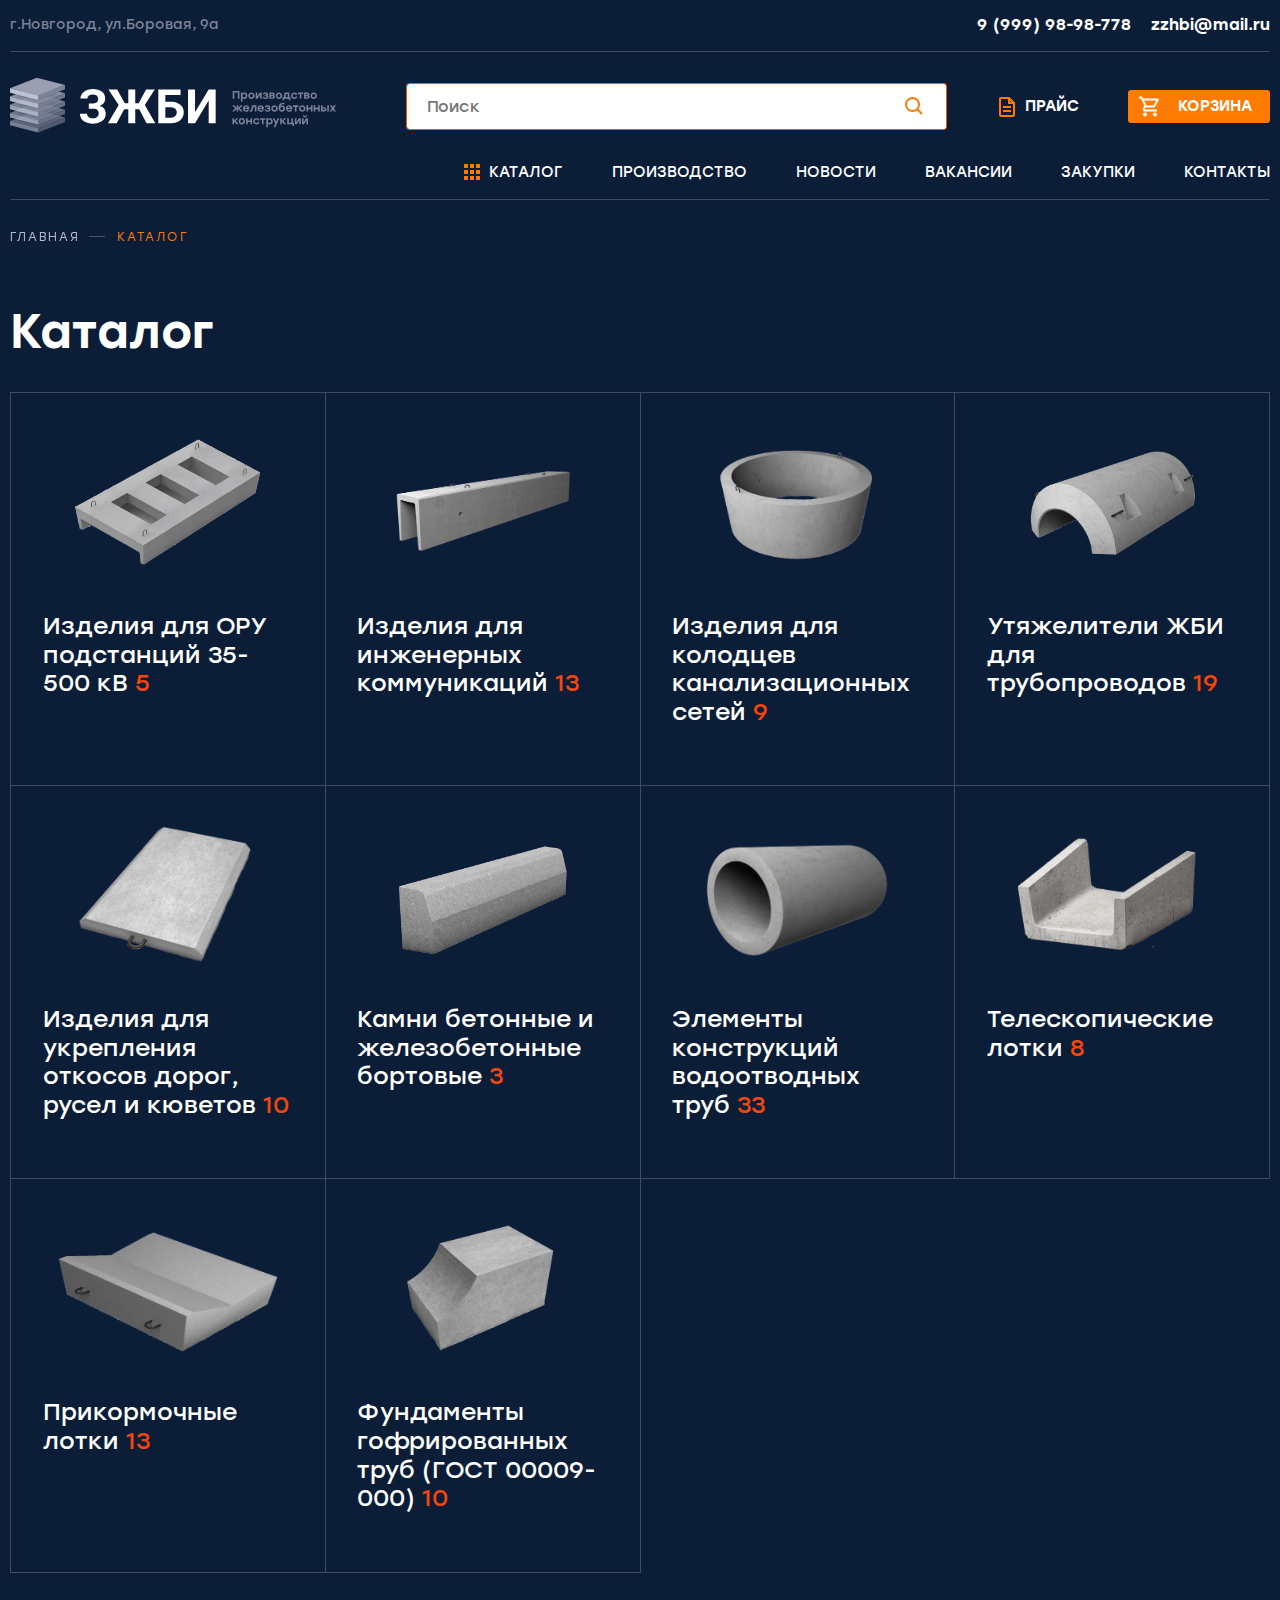
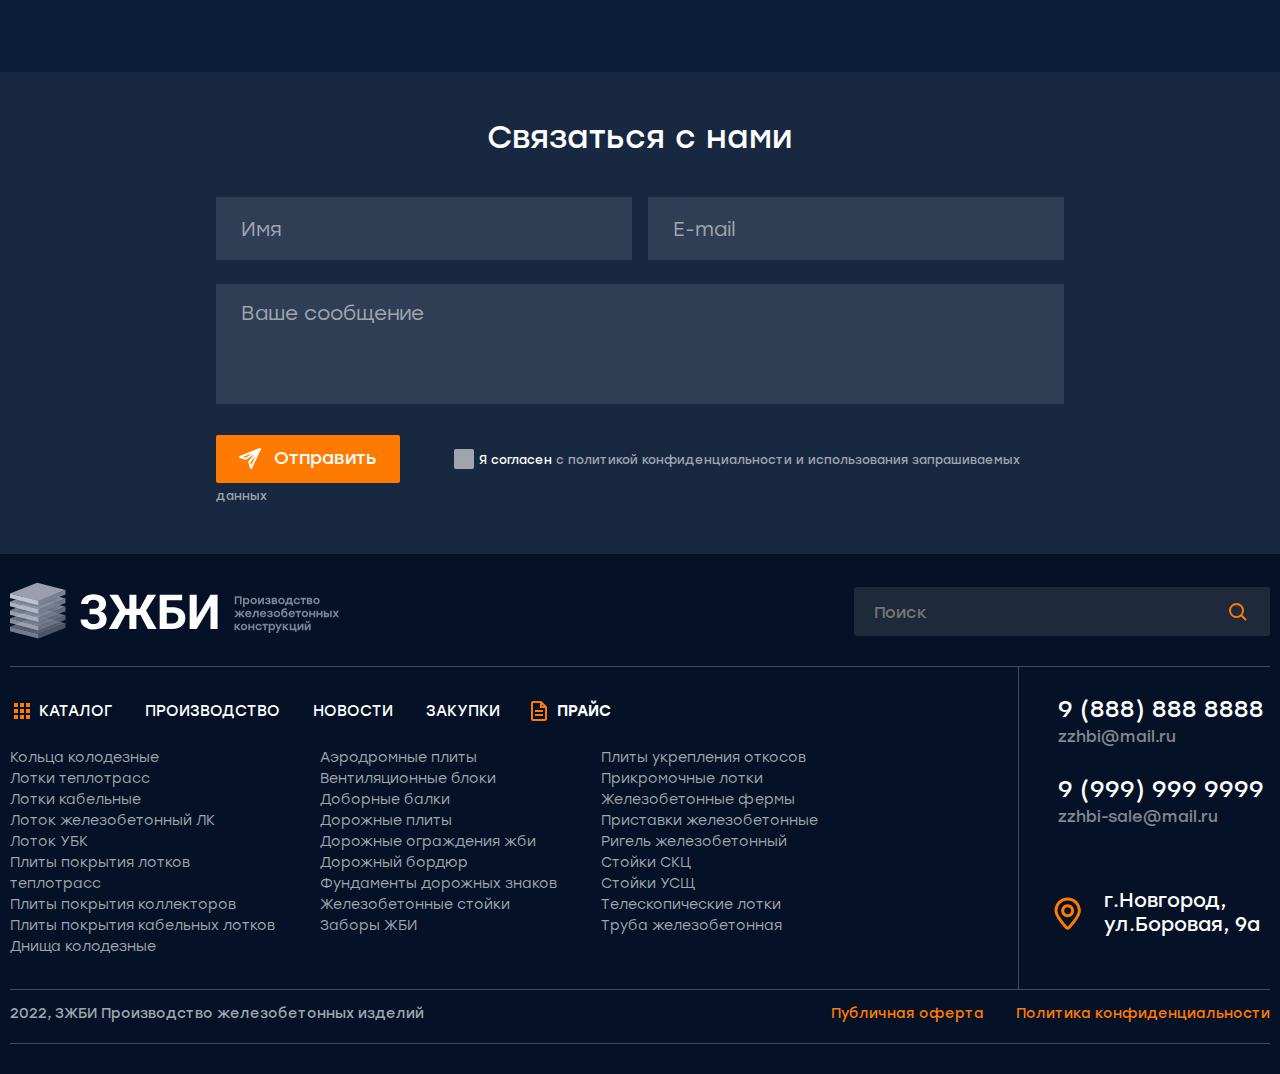
<file: catalog.html>
<!DOCTYPE html>
<html lang="ru">

<head>
   <meta charset="UTF-8">
   <meta http-equiv="X-UA-Compatible" content="IE=edge">
   <meta name="viewport" content="width=device-width, initial-scale=1.0">
   <title>Каталог</title>
   <link rel="stylesheet" href="css/style.min.css">
</head>

<body>


   <div class="wrapper">
      <div class="btn__up">&uarr;</div>
      <header class="header header-catalog">
         <div class="header__inner">
            <div class="header__page">
               <div class="container">
                  <div class="header__top header__top-catalog">
                     <img class="logo__img-mobile" src="images/logo-mobile.svg" alt="логотип">
                     <p class="header__top-address">
                        г.Новгород, ул.Боровая, 9а
                     </p>
                     <div class="header__top-contacts">
                        <a class="top-contacts__phone" href="tel:99999898778">9 (999) 98-98-778</a>
                        <a class="top-contacts__phone-mobile" href="tel:99999898778">
                           <img class="mobile__phone-img" src="images/icons/phone.svg" alt="иконка мобильного телефона">
                        </a>
                        <a class="top-contacts__mail" href="mailto:zzhbi@mail.ru">zzhbi@mail.ru</a>
                        <a class="top-contacts__mail-mobile" href="mailto:zzhbi@mail.ru">
                           <img class="mobile__mail-img" src="images/icons/mail.svg" alt="иконка эл.почты">
                        </a>
                     </div>
                     <button type="button" class="icon-menu"><span></span></button>
                  </div>
                  <div class="header__body">
                     <div class="header__body-inner">
                        <a class="header__logo-link" href="#">
                           <img class="logo__img" src="images/logo.svg " alt="логотип"
                              data-da=".header__top,1000,first">
                        </a>
                        <div class="header__body-search">
                           <div class="header__body-search-top">
                              <div class="search-header__box" data-da=".menu__list,400,first">
                                 <form class="search-header" action="#">
                                    <input class="search-header__input" type="text" placeholder="Поиск">
                                    <button class="search-header__button" type="submit">
                                       <img class="search-button__img" src="images/icons/search.svg" alt="иконка поиск">
                                    </button>
                                 </form>
                              </div>
                           </div>
                           <div class="header__body-search-bottom">
                              <a class="header__body-price" href="#" data-da=".menu__list,600,first">Прайс</a>
                              <a class="header__basket-btn" href="#" data-da=".menu__list,450,first">Корзина</a>
                           </div>
                        </div>
                     </div>
                  </div>
                  <div class="header__bottom">
                     <nav class="menu">
                        <ul class="menu__list" data-da=".header__top,700,last">
                           <li class="menu__item menu__item-catalog">
                              <a class=" menu__link-catalog" href="#">
                                 <svg width="24" height="24" viewBox="0 0 24 24" fill="none"
                                    xmlns="http://www.w3.org/2000/svg">
                                    <path
                                       d="M5 5H7V7H5V5ZM5 11H7V13H5V11ZM5 17H7V19H5V17ZM11 5H13V7H11V5ZM11 11H13V13H11V11ZM11 17H13V19H11V17ZM17 5H19V7H17V5ZM17 11H19V13H17V11ZM17 17H19V19H17V17Z"
                                       stroke="#FF7A00" stroke-width="2" />
                                 </svg>
                              </a>
                              <a class="menu__link menu__link-catalog" href="catalog.html">
                                 Каталог
                              </a>
                           </li>
                           <li class="menu__item">
                              <a class="menu__link " href="production-page.html">Производство</a>
                           </li>
                           <li class="menu__item">
                              <a class="menu__link" href="news-page.html">Новости</a>
                           </li>
                           <li class="menu__item">
                              <a class="menu__link" href="vacancies.html">Вакансии</a>
                           </li>
                           <li class="menu__item">
                              <a class="menu__link" href="purchases.html">Закупки</a>
                           </li>
                           <li class="menu__item">
                              <a class="menu__link" href="contacts-page.html">Контакты</a>
                           </li>
                        </ul>
                     </nav>
                  </div>
               </div>
            </div>
         </div>
      </header>

      <div class="breadcrumbs">
         <div class="container">
            <div class="breadcrumbs__inner">
               <ul class="breadcrumbs__list mobile-overflow ">
                  <li class="breadcrumbs__list-item">
                     <a class="breadcrumbs__list-item-link breadcrumbs__list-item-link--great "
                        href="index.html">Главная</a>
                  </li>
                  <li class="breadcrumbs__list-item">
                     <span class="breadcrumbs__list-item-link--orange">Каталог</span>
                  </li>
               </ul>
            </div>
         </div>
      </div>

      <main class="main">

         <section class="catalog-pages">
            <div class="container">
               <div class="pages-big-title__block">
                  <h2 class="section-big__title">
                     Каталог
                  </h2>
               </div>
               <div class="catalog__card-items">
                  <div class="catalog__item-card catalog-pages-catalog__item-card">
                     <div class="catalog-card__item ">
                        <a class="catalog-card__picture" href="catalog-open.html">
                           <img class="card__images" src="images/catalog/1.png" alt="изображение ">
                        </a>
                        <div class="catalog-card__body">
                           <a class="catalog-card__sale-wrapper" href="catalog-open.html">
                              <div class="card__description card__description-catalog-pages">
                                 <h3 class="card__title card__title-catalog-pages">
                                    Изделия для ОРУ подстанций 35-500 кВ
                                    <span class="orange-number">
                                       5
                                    </span>
                                 </h3>
                              </div>
                           </a>
                        </div>
                     </div>
                  </div>
                  <div class="catalog__item-card catalog-pages-catalog__item-card">
                     <div class="catalog-card__item ">
                        <a class="catalog-card__picture" href="catalog-open.html">
                           <img class="card__images" src="images/catalog/2.png" alt="изображение ">
                        </a>
                        <div class="catalog-card__body">
                           <a class="catalog-card__sale-wrapper" href="catalog-open.html">
                              <div class="card__description card__description-catalog-pages">
                                 <h3 class="card__title card__title-catalog-pages">
                                    Изделия для инженерных коммуникаций
                                    <span class="orange-number">
                                       13
                                    </span>
                                 </h3>
                              </div>
                           </a>
                        </div>
                     </div>
                  </div>
                  <div class="catalog__item-card catalog-pages-catalog__item-card">
                     <div class="catalog-card__item ">
                        <a class="catalog-card__picture" href="catalog-open.html">
                           <img class="card__images" src="images/catalog/3.png" alt="изображение ">
                        </a>
                        <div class="catalog-card__body">
                           <a class="catalog-card__sale-wrapper" href="catalog-open.html">
                              <div class="card__description card__description-catalog-pages">
                                 <h3 class="card__title card__title-catalog-pages">
                                    Изделия для колодцев канализационных сетей
                                    <span class="orange-number">
                                       9
                                    </span>
                                 </h3>
                              </div>
                           </a>
                        </div>
                     </div>
                  </div>
                  <div class="catalog__item-card catalog-pages-catalog__item-card">
                     <div class="catalog-card__item ">
                        <a class="catalog-card__picture" href="catalog-open.html">
                           <img class="card__images" src="images/catalog/4.png" alt="изображение ">
                        </a>
                        <div class="catalog-card__body">
                           <a class="catalog-card__sale-wrapper" href="catalog-open.html">
                              <div class="card__description card__description-catalog-pages">
                                 <h3 class="card__title card__title-catalog-pages">
                                    Утяжелители ЖБИ для трубопроводов
                                    <span class="orange-number">
                                       19
                                    </span>
                                 </h3>
                              </div>
                           </a>
                        </div>
                     </div>
                  </div>
                  <div class="catalog__item-card catalog-pages-catalog__item-card">
                     <div class="catalog-card__item ">
                        <a class="catalog-card__picture" href="catalog-open.html">
                           <img class="card__images" src="images/catalog/5.png" alt="изображение ">
                        </a>
                        <div class="catalog-card__body">
                           <a class="catalog-card__sale-wrapper" href="catalog-open.html">
                              <div class="card__description card__description-catalog-pages">
                                 <h3 class="card__title card__title-catalog-pages">
                                    Изделия для укрепления откосов дорог, русел и кюветов
                                    <span class="orange-number">
                                       10
                                    </span>
                                 </h3>
                              </div>
                           </a>
                        </div>
                     </div>
                  </div>
                  <div class="catalog__item-card catalog-pages-catalog__item-card">
                     <div class="catalog-card__item ">
                        <a class="catalog-card__picture" href="catalog-open.html">
                           <img class="card__images" src="images/catalog/6.png" alt="изображение ">
                        </a>
                        <div class="catalog-card__body">
                           <a class="catalog-card__sale-wrapper" href="catalog-open.html">
                              <div class="card__description card__description-catalog-pages">
                                 <h3 class="card__title card__title-catalog-pages">
                                    Камни бетонные и железобетонные бортовые
                                    <span class="orange-number">
                                       3
                                    </span>
                                 </h3>
                              </div>
                           </a>
                        </div>
                     </div>
                  </div>
                  <div class="catalog__item-card catalog-pages-catalog__item-card">
                     <div class="catalog-card__item ">
                        <a class="catalog-card__picture" href="catalog-open.html">
                           <img class="card__images" src="images/catalog/7.png" alt="изображение ">
                        </a>
                        <div class="catalog-card__body">
                           <a class="catalog-card__sale-wrapper" href="catalog-open.html">
                              <div class="card__description card__description-catalog-pages">
                                 <h3 class="card__title card__title-catalog-pages">
                                    Элементы конструкций водоотводных труб
                                    <span class="orange-number">
                                       33
                                    </span>
                                 </h3>
                              </div>
                           </a>
                        </div>
                     </div>
                  </div>
                  <div class="catalog__item-card catalog-pages-catalog__item-card">
                     <div class="catalog-card__item ">
                        <a class="catalog-card__picture" href="catalog-open.html">
                           <img class="card__images" src="images/catalog/8.png" alt="изображение ">
                        </a>
                        <div class="catalog-card__body">
                           <a class="catalog-card__sale-wrapper" href="catalog-open.html">
                              <div class="card__description card__description-catalog-pages">
                                 <h3 class="card__title card__title-catalog-pages">
                                    Телескопические лотки
                                    <span class="orange-number">
                                       8
                                    </span>
                                 </h3>
                              </div>
                           </a>
                        </div>
                     </div>
                  </div>
                  <div class="catalog__item-card catalog-pages-catalog__item-card">
                     <div class="catalog-card__item ">
                        <a class="catalog-card__picture" href="catalog-open.html">
                           <img class="card__images" src="images/catalog/9.png" alt="изображение ">
                        </a>
                        <div class="catalog-card__body">
                           <a class="catalog-card__sale-wrapper" href="catalog-open.html">
                              <div class="card__description card__description-catalog-pages">
                                 <h3 class="card__title card__title-catalog-pages">
                                    Прикормочные лотки
                                    <span class="orange-number">
                                       13
                                    </span>
                                 </h3>
                              </div>
                           </a>
                        </div>
                     </div>
                  </div>
                  <div class="catalog__item-card catalog-pages-catalog__item-card">
                     <div class="catalog-card__item ">
                        <a class="catalog-card__picture" href="catalog-open.html">
                           <img class="card__images" src="images/catalog/10.png" alt="изображение ">
                        </a>
                        <div class="catalog-card__body">
                           <a class="catalog-card__sale-wrapper" href="catalog-open.html">
                              <div class="card__description card__description-catalog-pages">
                                 <h3 class="card__title card__title-catalog-pages">
                                    Фундаменты гофрированных труб (ГОСТ 00009-000)
                                    <span class="orange-number">
                                       10
                                    </span>
                                 </h3>
                              </div>
                           </a>
                        </div>
                     </div>
                  </div>







               </div>


            </div>
         </section>

         <section class="contacs">
            <div class="container">
               <div class="contacs__inner">
                  <div class="section-title__block contacs-title__block">
                     <h2 class="section-title contacs-title">
                        Связаться с нами
                     </h2>
                  </div>
                  <form class="contacs__form" action="#">
                     <input class="contacs__input" type="text" placeholder="Имя">
                     <input class="contacs__input" type="text" placeholder="E-mail">
                     <textarea class="contacs__textarea" placeholder="Ваше сообщение"></textarea>
                     <button class="contacs__btn" type="submit">Отправить</button>
                     <label class="contacs__label">
                        <input class="contacs__chekbox" type="checkbox">
                        <span class="contacs__chekbox-style"></span>
                        Я согласен
                     </label>
                     <a class="contacs__chekbox-agreement" href="#">с политикой конфиденциальности и использования
                        запрашиваемых данных</a>
                  </form>
               </div>
            </div>
         </section>

      </main>

      <footer class="footer">
         <div class="container">
            <div class="footer__inner">
               <div class="footer__top">
                  <a class="footer__logo-link" href="#">
                     <img class="footer__logo" src="images/logo.svg" alt="логотип">
                  </a>
                  <div class="search-footer__box">
                     <form class="search-footer" action="#">
                        <input class="search-footer__input" type="text" placeholder="Поиск">
                        <button class="search-footer__button" type="submit">
                           <img class="search-button__img" src="images/icons/search.svg" alt="иконка поиск">
                        </button>
                     </form>
                  </div>
               </div>

               <div class="footer__body">
                  <div class="footer__body-content">
                     <nav class="menu footer__menu ">
                        <ul class="footer-menu__list ">
                           <li class=" menu__item-catalog footer-menu__item footer-menu__item-catalog">
                              <a class=" menu__link-catalog  footer-menu__link-catalog" href="#">
                                 <svg width="24" height="24" viewBox="0 0 24 24" fill="none"
                                    xmlns="http://www.w3.org/2000/svg">
                                    <path
                                       d="M5 5H7V7H5V5ZM5 11H7V13H5V11ZM5 17H7V19H5V17ZM11 5H13V7H11V5ZM11 11H13V13H11V11ZM11 17H13V19H11V17ZM17 5H19V7H17V5ZM17 11H19V13H17V11ZM17 17H19V19H17V17Z"
                                       stroke="#FF7A00" stroke-width="2" />
                                 </svg>
                              </a>
                              <a class="menu__link footer-menu__link  footer-menu__link-catalog" href="#">
                                 Каталог
                              </a>
                           </li>
                           <li class=" footer-menu__item">
                              <a class="menu__link footer-menu__link " href="#">Производство</a>
                           </li>
                           <li class=" footer-menu__item">
                              <a class="menu__link footer-menu__link " href="#">Новости</a>
                           </li>
                           <li class=" footer-menu__item">
                              <a class="menu__link footer-menu__link " href="#">Закупки</a>
                           </li>
                           <li class=" footer-menu__item">
                              <a class="footer-menu__link header__body-price footer__body-price" href="#">Прайс</a>
                           </li>
                        </ul>
                     </nav>

                     <div class="catalog__body catalog__body-actions ">
                        <div class="footer-catalog__items-inner">
                           <div class="catalog__body-inner block" data-spollers="580,max">
                              <button type="button" data-spoller class="catalog-btn block__title">
                                 Плиты покрытия
                              </button>
                              <div class="footer__catalog">
                                 <ul class="footer-catalog__item footer-catalog__item-left">
                                    <li class="footer-catalog__list">
                                       <a class="footer-catalog__link" href="#">кольца колодезные</a>
                                       <a class="footer-catalog__link" href="#">лотки теплотрасс</a>
                                       <a class="footer-catalog__link" href="#">лотки кабельные</a>
                                       <a class="footer-catalog__link" href="#">Лоток железобетонный ЛК</a>
                                       <a class="footer-catalog__link" href="#">Лоток УБК</a>
                                       <a class="footer-catalog__link" href="#">Плиты покрытия лотков теплотрасс</a>
                                       <a class="footer-catalog__link" href="#">Плиты покрытия коллекторов</a>
                                       <a class="footer-catalog__link" href="#">Плиты покрытия кабельных лотков</a>
                                       <a class="footer-catalog__link" href="#">Днища колодезные</a>
                                    </li>
                                 </ul>
                              </div>
                           </div>
                           <div class="catalog__body-inner block" data-spollers="580,max">
                              <button type="button" data-spoller class="catalog-btn block__title">
                                 Железобетонные стойки
                              </button>
                              <div class="footer__catalog">
                                 <ul class="footer-catalog__item footer-catalog__item-centr">
                                    <li class="footer-catalog__list">
                                       <a class="footer-catalog__link" href="#">Аэродромные плиты</a>
                                       <a class="footer-catalog__link" href="#">Вентиляционные блоки</a>
                                       <a class="footer-catalog__link" href="#">Доборные балки</a>
                                       <a class="footer-catalog__link" href="#">Дорожные плиты</a>
                                       <a class="footer-catalog__link" href="#">Дорожные ограждения жби</a>
                                       <a class="footer-catalog__link" href="#">Дорожный бордюр</a>
                                       <a class="footer-catalog__link" href="#">Фундаменты дорожных знаков</a>
                                       <a class="footer-catalog__link" href="#">Железобетонные стойки</a>
                                       <a class="footer-catalog__link" href="#">Заборы ЖБИ</a>
                                    </li>
                                 </ul>
                              </div>
                           </div>
                           <div class="catalog__body-inner block" data-spollers="580,max">
                              <button type="button" data-spoller class="catalog-btn block__title">
                                 Плиты укрепления откосов
                              </button>
                              <div class="footer__catalog">
                                 <ul class="footer-catalog__item footer-catalog__item-right">
                                    <li class="footer-catalog__list">
                                       <a class="footer-catalog__link" href="#">Плиты укрепления откосов</a>
                                       <a class="footer-catalog__link" href="#">Прикромочные лотки</a>
                                       <a class="footer-catalog__link" href="#">Железобетонные фермы</a>
                                       <a class="footer-catalog__link" href="#">Приставки железобетонные</a>
                                       <a class="footer-catalog__link" href="#">Ригель железобетонный</a>
                                       <a class="footer-catalog__link" href="#">Стойки СКЦ</a>
                                       <a class="footer-catalog__link" href="#">Стойки УСЩ</a>
                                       <a class="footer-catalog__link" href="#">Телескопические лотки</a>
                                       <a class="footer-catalog__link" href="#">Труба железобетонная</a>
                                    </li>
                                 </ul>
                              </div>
                           </div>
                        </div>
                     </div>

                  </div>
                  <div class="footer__body-contacts" data-da=".footer__bottom,820,first">
                     <div class="footer__phone-box">
                        <a class="footer__phone" href="tel:98888888888">9 (888) 888 8888</a>
                        <a class="footer__mail" href="mailto:zzhbi@mail.ru">zzhbi@mail.ru</a>
                     </div>
                     <div class="footer__phone-box">
                        <a class="footer__phone" href="tel:99999999999">9 (999) 999 9999</a>
                        <a class="footer__mail" href="mailto:zzhbi-sale@mail.ru">zzhbi-sale@mail.ru</a>
                     </div>
                     <div class="footer__address">
                        <p class="footer__address-city">г.Новгород, </p>
                        <p class="footer__address-street">ул.Боровая, 9а</p>
                     </div>
                  </div>
               </div>
               <div class="footer__bottom">
                  <div class="footer__bottom-inner">
                     <p class="copy">2022, ЗЖБИ Производство железобетонных изделий</p>
                     <div class="politics-box">
                        <a class="politics__link" href="#">Публичная оферта</a>
                        <a class="politics__link" href="#">Политика конфиденциальности</a>
                     </div>
                  </div>
               </div>
            </div>
         </div>
      </footer>

   </div>

   <script src="https://ajax.googleapis.com/ajax/libs/jquery/3.4.1/jquery.min.js"></script>
   <script src="js/main.min.js"></script>
</body>

</html>
</file>
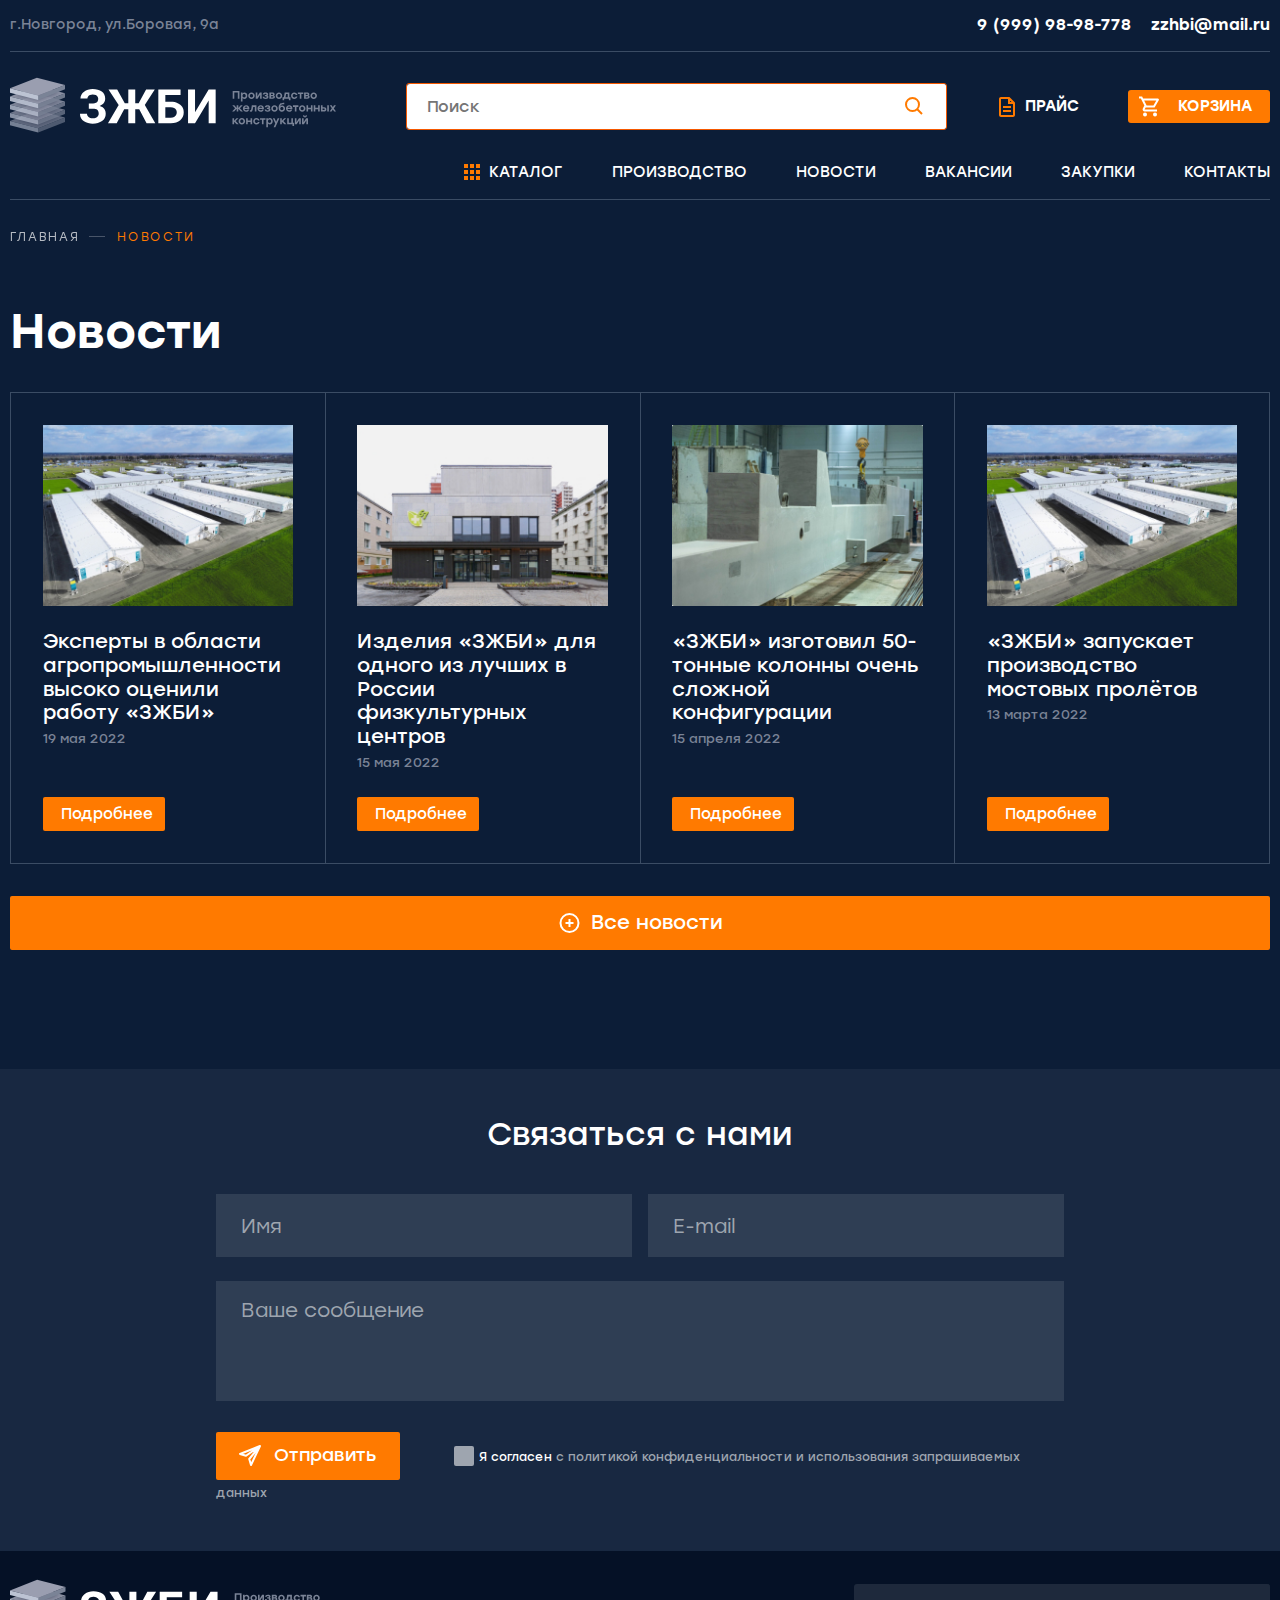
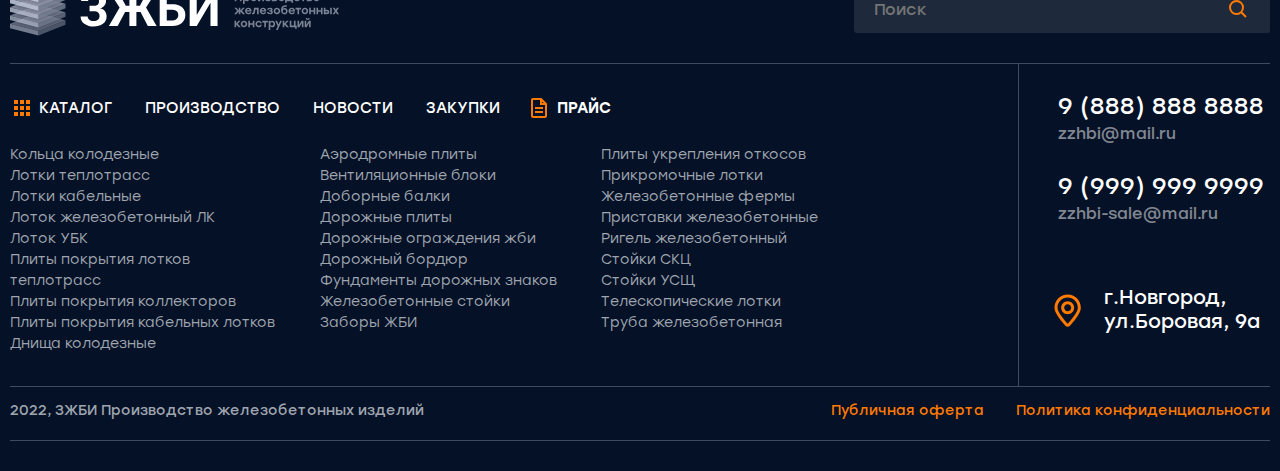
<file: news-page.html>
<!DOCTYPE html>
<html lang="ru">

<head>
   <meta charset="UTF-8">
   <meta http-equiv="X-UA-Compatible" content="IE=edge">
   <meta name="viewport" content="width=device-width, initial-scale=1.0">
   <title>Новости</title>
   <link rel="stylesheet" href="css/style.min.css">
</head>

<body>


   <div class="wrapper">
      <div class="btn__up">&uarr;</div>
      <header class="header header-catalog">
         <div class="header__inner">
            <div class="header__page">
               <div class="container">
                  <div class="header__top header__top-catalog">
                     <img class="logo__img-mobile" src="images/logo-mobile.svg" alt="логотип">
                     <p class="header__top-address">
                        г.Новгород, ул.Боровая, 9а
                     </p>
                     <div class="header__top-contacts">
                        <a class="top-contacts__phone" href="tel:99999898778">9 (999) 98-98-778</a>
                        <a class="top-contacts__phone-mobile" href="tel:99999898778">
                           <img class="mobile__phone-img" src="images/icons/phone.svg" alt="иконка мобильного телефона">
                        </a>
                        <a class="top-contacts__mail" href="mailto:zzhbi@mail.ru">zzhbi@mail.ru</a>
                        <a class="top-contacts__mail-mobile" href="mailto:zzhbi@mail.ru">
                           <img class="mobile__mail-img" src="images/icons/mail.svg" alt="иконка эл.почты">
                        </a>
                     </div>
                     <button type="button" class="icon-menu"><span></span></button>
                  </div>
                  <div class="header__body">
                     <div class="header__body-inner">
                        <a class="header__logo-link" href="#">
                           <img class="logo__img" src="images/logo.svg " alt="логотип"
                              data-da=".header__top,1000,first">
                        </a>
                        <div class="header__body-search">
                           <div class="header__body-search-top">
                              <div class="search-header__box" data-da=".menu__list,400,first">
                                 <form class="search-header" action="#">
                                    <input class="search-header__input" type="text" placeholder="Поиск">
                                    <button class="search-header__button" type="submit">
                                       <img class="search-button__img" src="images/icons/search.svg" alt="иконка поиск">
                                    </button>
                                 </form>
                              </div>
                           </div>
                           <div class="header__body-search-bottom">
                              <a class="header__body-price" href="#" data-da=".menu__list,600,first">Прайс</a>
                              <a class="header__basket-btn" href="#" data-da=".menu__list,450,first">Корзина</a>
                           </div>
                        </div>
                     </div>
                  </div>
                  <div class="header__bottom">
                     <nav class="menu">
                        <ul class="menu__list" data-da=".header__top,700,last">
                           <li class="menu__item menu__item-catalog">
                              <a class=" menu__link-catalog" href="#">
                                 <svg width="24" height="24" viewBox="0 0 24 24" fill="none"
                                    xmlns="http://www.w3.org/2000/svg">
                                    <path
                                       d="M5 5H7V7H5V5ZM5 11H7V13H5V11ZM5 17H7V19H5V17ZM11 5H13V7H11V5ZM11 11H13V13H11V11ZM11 17H13V19H11V17ZM17 5H19V7H17V5ZM17 11H19V13H17V11ZM17 17H19V19H17V17Z"
                                       stroke="#FF7A00" stroke-width="2" />
                                 </svg>
                              </a>
                              <a class="menu__link menu__link-catalog" href="catalog.html">
                                 Каталог
                              </a>
                           </li>
                           <li class="menu__item">
                              <a class="menu__link " href="production-page.html">Производство</a>
                           </li>
                           <li class="menu__item">
                              <a class="menu__link" href="news-page.html">Новости</a>
                           </li>
                           <li class="menu__item">
                              <a class="menu__link" href="vacancies.html">Вакансии</a>
                           </li>
                           <li class="menu__item">
                              <a class="menu__link" href="purchases.html">Закупки</a>
                           </li>
                           <li class="menu__item">
                              <a class="menu__link" href="contacts-page.html">Контакты</a>
                           </li>
                        </ul>
                     </nav>
                  </div>
               </div>
            </div>
         </div>
      </header>

      <div class="breadcrumbs">
         <div class="container">
            <div class="breadcrumbs__inner">
               <ul class="breadcrumbs__list mobile-overflow ">
                  <li class="breadcrumbs__list-item">
                     <a class="breadcrumbs__list-item-link breadcrumbs__list-item-link--great "
                        href="index.html">Главная</a>
                  </li>
                  <li class="breadcrumbs__list-item">
                     <span class="breadcrumbs__list-item-link--orange">Новости</span>
                  </li>
               </ul>
            </div>
         </div>
      </div>

      <main class="main">

         <section class="news  news-page__section ">
            <div class="container">
               <div class="pages-big-title__block">
                  <h2 class="section-big__title">
                     Новости
                  </h2>
               </div>
               <div class="news__inner">
                  <div class="news__items more-news__items">
                     <div class="news__item more-news__item">
                        <div class="news__picture">
                           <img class="news__images" src="images/news/1.jpg" alt="изображение завода с высоты">
                        </div>
                        <div class="news__info">
                           <p class="news__text">
                              Эксперты в области агропромышленности высоко оценили работу «ЗЖБИ»
                           </p>
                           <p class="news__date">19 мая 2022</p>
                        </div>
                        <a class="news__btn" href="#">Подробнее</a>
                     </div>
                     <div class="news__item more-news__item">
                        <div class="news__picture">
                           <img class="news__images" src="images/news/2.jpg" alt="изображение завода с высоты">
                        </div>
                        <div class="news__info">
                           <p class="news__text">
                              Изделия «ЗЖБИ» для одного из лучших в России физкультурных центров
                           </p>
                           <p class="news__date">15 мая 2022</p>
                        </div>
                        <a class="news__btn" href="#">Подробнее</a>
                     </div>
                     <div class="news__item more-news__item">
                        <div class="news__picture">
                           <img class="news__images" src="images/news/3.jpg" alt="изображение завода с высоты">
                        </div>
                        <div class="news__info">
                           <p class="news__text">
                              «ЗЖБИ» изготовил 50-тонные колонны очень сложной конфигурации
                           </p>
                           <p class="news__date">15 апреля 2022</p>
                        </div>
                        <a class="news__btn" href="#">Подробнее</a>
                     </div>
                     <div class="news__item more-news__item">
                        <div class="news__picture">
                           <img class="news__images" src="images/news/1.jpg" alt="изображение завода с высоты">
                        </div>
                        <div class="news__info">
                           <p class="news__text">
                              «ЗЖБИ» запускает производство мостовых пролётов
                           </p>
                           <p class="news__date">13 марта 2022</p>
                        </div>
                        <a class="news__btn" href="#">Подробнее</a>
                     </div>
                  </div>
                  <div class=" reviews-all-more__panel">
                     <div class="news__items panel-wrapper">
                        <div class="news__item more-news__item-bottom">
                           <div class="news__picture">
                              <img class="news__images" src="images/news/1.jpg" alt="изображение завода с высоты">
                           </div>
                           <div class="news__info">
                              <p class="news__text">
                                 Эксперты в области строительства высоко оценили работу «ЗЖБИ»
                              </p>
                              <p class="news__date">9 марта 2022</p>
                           </div>
                           <a class="news__btn" href="#">Подробнее</a>
                        </div>
                        <div class="news__item more-news__item-bottom">
                           <div class="news__picture">
                              <img class="news__images" src="images/news/2.jpg" alt="изображение завода с высоты">
                           </div>
                           <div class="news__info">
                              <p class="news__text">
                                 Изделия «ЗЖБИ» для одного из лучших в России физкультурных центров
                              </p>
                              <p class="news__date">1 марта 2022</p>
                           </div>
                           <a class="news__btn" href="#">Подробнее</a>
                        </div>
                        <div class="news__item more-news__item-bottom">
                           <div class="news__picture">
                              <img class="news__images" src="images/news/3.jpg" alt="изображение завода с высоты">
                           </div>
                           <div class="news__info">
                              <p class="news__text">
                                 «ЗЖБИ» изготовил 80-тонные балки
                              </p>
                              <p class="news__date">15 февраля 2022</p>
                           </div>
                           <a class="news__btn" href="#">Подробнее</a>
                        </div>
                        <div class="news__item more-news__item-bottom">
                           <div class="news__picture">
                              <img class="news__images" src="images/news/1.jpg" alt="изображение завода с высоты">
                           </div>
                           <div class="news__info">
                              <p class="news__text">
                                 «ЗЖБИ» запускает производство мостовых пролётов
                              </p>
                              <p class="news__date">13 февраля 2022</p>
                           </div>
                           <a class="news__btn" href="#">Подробнее</a>
                        </div>
                     </div>
                     <div class="large-button__block news-large-button__block">
                        <button class="large-button news__large-button news-page__large-button tab-reviews__all-btn">
                           <svg width="25" height="24" viewBox="0 0 25 24" fill="none"
                              xmlns="http://www.w3.org/2000/svg">
                              <circle cx="12.5" cy="12" r="9" stroke="white" stroke-width="2" />
                              <path d="M12.5 8V16M8.5 12H16.5" stroke="white" stroke-width="2" />
                           </svg>
                           Все новости
                        </button>
                     </div>
                  </div>
               </div>
            </div>
         </section>





         <section class="contacs">
            <div class="container">
               <div class="contacs__inner">
                  <div class="section-title__block contacs-title__block">
                     <h2 class="section-title contacs-title">
                        Связаться с нами
                     </h2>
                  </div>
                  <form class="contacs__form" action="#">
                     <input class="contacs__input" type="text" placeholder="Имя">
                     <input class="contacs__input" type="text" placeholder="E-mail">
                     <textarea class="contacs__textarea" placeholder="Ваше сообщение"></textarea>
                     <button class="contacs__btn" type="submit">Отправить</button>
                     <label class="contacs__label">
                        <input class="contacs__chekbox" type="checkbox">
                        <span class="contacs__chekbox-style"></span>
                        Я согласен
                     </label>
                     <a class="contacs__chekbox-agreement" href="#">с политикой конфиденциальности и использования
                        запрашиваемых данных</a>
                  </form>
               </div>
            </div>
         </section>

      </main>

      <footer class="footer">
         <div class="container">
            <div class="footer__inner">
               <div class="footer__top">
                  <a class="footer__logo-link" href="#">
                     <img class="footer__logo" src="images/logo.svg" alt="логотип">
                  </a>
                  <div class="search-footer__box">
                     <form class="search-footer" action="#">
                        <input class="search-footer__input" type="text" placeholder="Поиск">
                        <button class="search-footer__button" type="submit">
                           <img class="search-button__img" src="images/icons/search.svg" alt="иконка поиск">
                        </button>
                     </form>
                  </div>
               </div>

               <div class="footer__body">
                  <div class="footer__body-content">
                     <nav class="menu footer__menu ">
                        <ul class="footer-menu__list ">
                           <li class=" menu__item-catalog footer-menu__item footer-menu__item-catalog">
                              <a class=" menu__link-catalog  footer-menu__link-catalog" href="#">
                                 <svg width="24" height="24" viewBox="0 0 24 24" fill="none"
                                    xmlns="http://www.w3.org/2000/svg">
                                    <path
                                       d="M5 5H7V7H5V5ZM5 11H7V13H5V11ZM5 17H7V19H5V17ZM11 5H13V7H11V5ZM11 11H13V13H11V11ZM11 17H13V19H11V17ZM17 5H19V7H17V5ZM17 11H19V13H17V11ZM17 17H19V19H17V17Z"
                                       stroke="#FF7A00" stroke-width="2" />
                                 </svg>
                              </a>
                              <a class="menu__link footer-menu__link  footer-menu__link-catalog" href="#">
                                 Каталог
                              </a>
                           </li>
                           <li class=" footer-menu__item">
                              <a class="menu__link footer-menu__link " href="#">Производство</a>
                           </li>
                           <li class=" footer-menu__item">
                              <a class="menu__link footer-menu__link " href="#">Новости</a>
                           </li>
                           <li class=" footer-menu__item">
                              <a class="menu__link footer-menu__link " href="#">Закупки</a>
                           </li>
                           <li class=" footer-menu__item">
                              <a class="footer-menu__link header__body-price footer__body-price" href="#">Прайс</a>
                           </li>
                        </ul>
                     </nav>

                     <div class="catalog__body catalog__body-actions ">
                        <div class="footer-catalog__items-inner">
                           <div class="catalog__body-inner block" data-spollers="580,max">
                              <button type="button" data-spoller class="catalog-btn block__title">
                                 Плиты покрытия
                              </button>
                              <div class="footer__catalog">
                                 <ul class="footer-catalog__item footer-catalog__item-left">
                                    <li class="footer-catalog__list">
                                       <a class="footer-catalog__link" href="#">кольца колодезные</a>
                                       <a class="footer-catalog__link" href="#">лотки теплотрасс</a>
                                       <a class="footer-catalog__link" href="#">лотки кабельные</a>
                                       <a class="footer-catalog__link" href="#">Лоток железобетонный ЛК</a>
                                       <a class="footer-catalog__link" href="#">Лоток УБК</a>
                                       <a class="footer-catalog__link" href="#">Плиты покрытия лотков теплотрасс</a>
                                       <a class="footer-catalog__link" href="#">Плиты покрытия коллекторов</a>
                                       <a class="footer-catalog__link" href="#">Плиты покрытия кабельных лотков</a>
                                       <a class="footer-catalog__link" href="#">Днища колодезные</a>
                                    </li>
                                 </ul>
                              </div>
                           </div>
                           <div class="catalog__body-inner block" data-spollers="580,max">
                              <button type="button" data-spoller class="catalog-btn block__title">
                                 Железобетонные стойки
                              </button>
                              <div class="footer__catalog">
                                 <ul class="footer-catalog__item footer-catalog__item-centr">
                                    <li class="footer-catalog__list">
                                       <a class="footer-catalog__link" href="#">Аэродромные плиты</a>
                                       <a class="footer-catalog__link" href="#">Вентиляционные блоки</a>
                                       <a class="footer-catalog__link" href="#">Доборные балки</a>
                                       <a class="footer-catalog__link" href="#">Дорожные плиты</a>
                                       <a class="footer-catalog__link" href="#">Дорожные ограждения жби</a>
                                       <a class="footer-catalog__link" href="#">Дорожный бордюр</a>
                                       <a class="footer-catalog__link" href="#">Фундаменты дорожных знаков</a>
                                       <a class="footer-catalog__link" href="#">Железобетонные стойки</a>
                                       <a class="footer-catalog__link" href="#">Заборы ЖБИ</a>
                                    </li>
                                 </ul>
                              </div>
                           </div>
                           <div class="catalog__body-inner block" data-spollers="580,max">
                              <button type="button" data-spoller class="catalog-btn block__title">
                                 Плиты укрепления откосов
                              </button>
                              <div class="footer__catalog">
                                 <ul class="footer-catalog__item footer-catalog__item-right">
                                    <li class="footer-catalog__list">
                                       <a class="footer-catalog__link" href="#">Плиты укрепления откосов</a>
                                       <a class="footer-catalog__link" href="#">Прикромочные лотки</a>
                                       <a class="footer-catalog__link" href="#">Железобетонные фермы</a>
                                       <a class="footer-catalog__link" href="#">Приставки железобетонные</a>
                                       <a class="footer-catalog__link" href="#">Ригель железобетонный</a>
                                       <a class="footer-catalog__link" href="#">Стойки СКЦ</a>
                                       <a class="footer-catalog__link" href="#">Стойки УСЩ</a>
                                       <a class="footer-catalog__link" href="#">Телескопические лотки</a>
                                       <a class="footer-catalog__link" href="#">Труба железобетонная</a>
                                    </li>
                                 </ul>
                              </div>
                           </div>
                        </div>
                     </div>

                  </div>
                  <div class="footer__body-contacts" data-da=".footer__bottom,820,first">
                     <div class="footer__phone-box">
                        <a class="footer__phone" href="tel:98888888888">9 (888) 888 8888</a>
                        <a class="footer__mail" href="mailto:zzhbi@mail.ru">zzhbi@mail.ru</a>
                     </div>
                     <div class="footer__phone-box">
                        <a class="footer__phone" href="tel:99999999999">9 (999) 999 9999</a>
                        <a class="footer__mail" href="mailto:zzhbi-sale@mail.ru">zzhbi-sale@mail.ru</a>
                     </div>
                     <div class="footer__address">
                        <p class="footer__address-city">г.Новгород, </p>
                        <p class="footer__address-street">ул.Боровая, 9а</p>
                     </div>
                  </div>
               </div>
               <div class="footer__bottom">
                  <div class="footer__bottom-inner">
                     <p class="copy">2022, ЗЖБИ Производство железобетонных изделий</p>
                     <div class="politics-box">
                        <a class="politics__link" href="#">Публичная оферта</a>
                        <a class="politics__link" href="#">Политика конфиденциальности</a>
                     </div>
                  </div>
               </div>
            </div>
         </div>
      </footer>

   </div>

   <script src="https://ajax.googleapis.com/ajax/libs/jquery/3.4.1/jquery.min.js"></script>
   <script src="js/more.js"></script>
   <script src="js/main.min.js"></script>
</body>

</html>
</file>
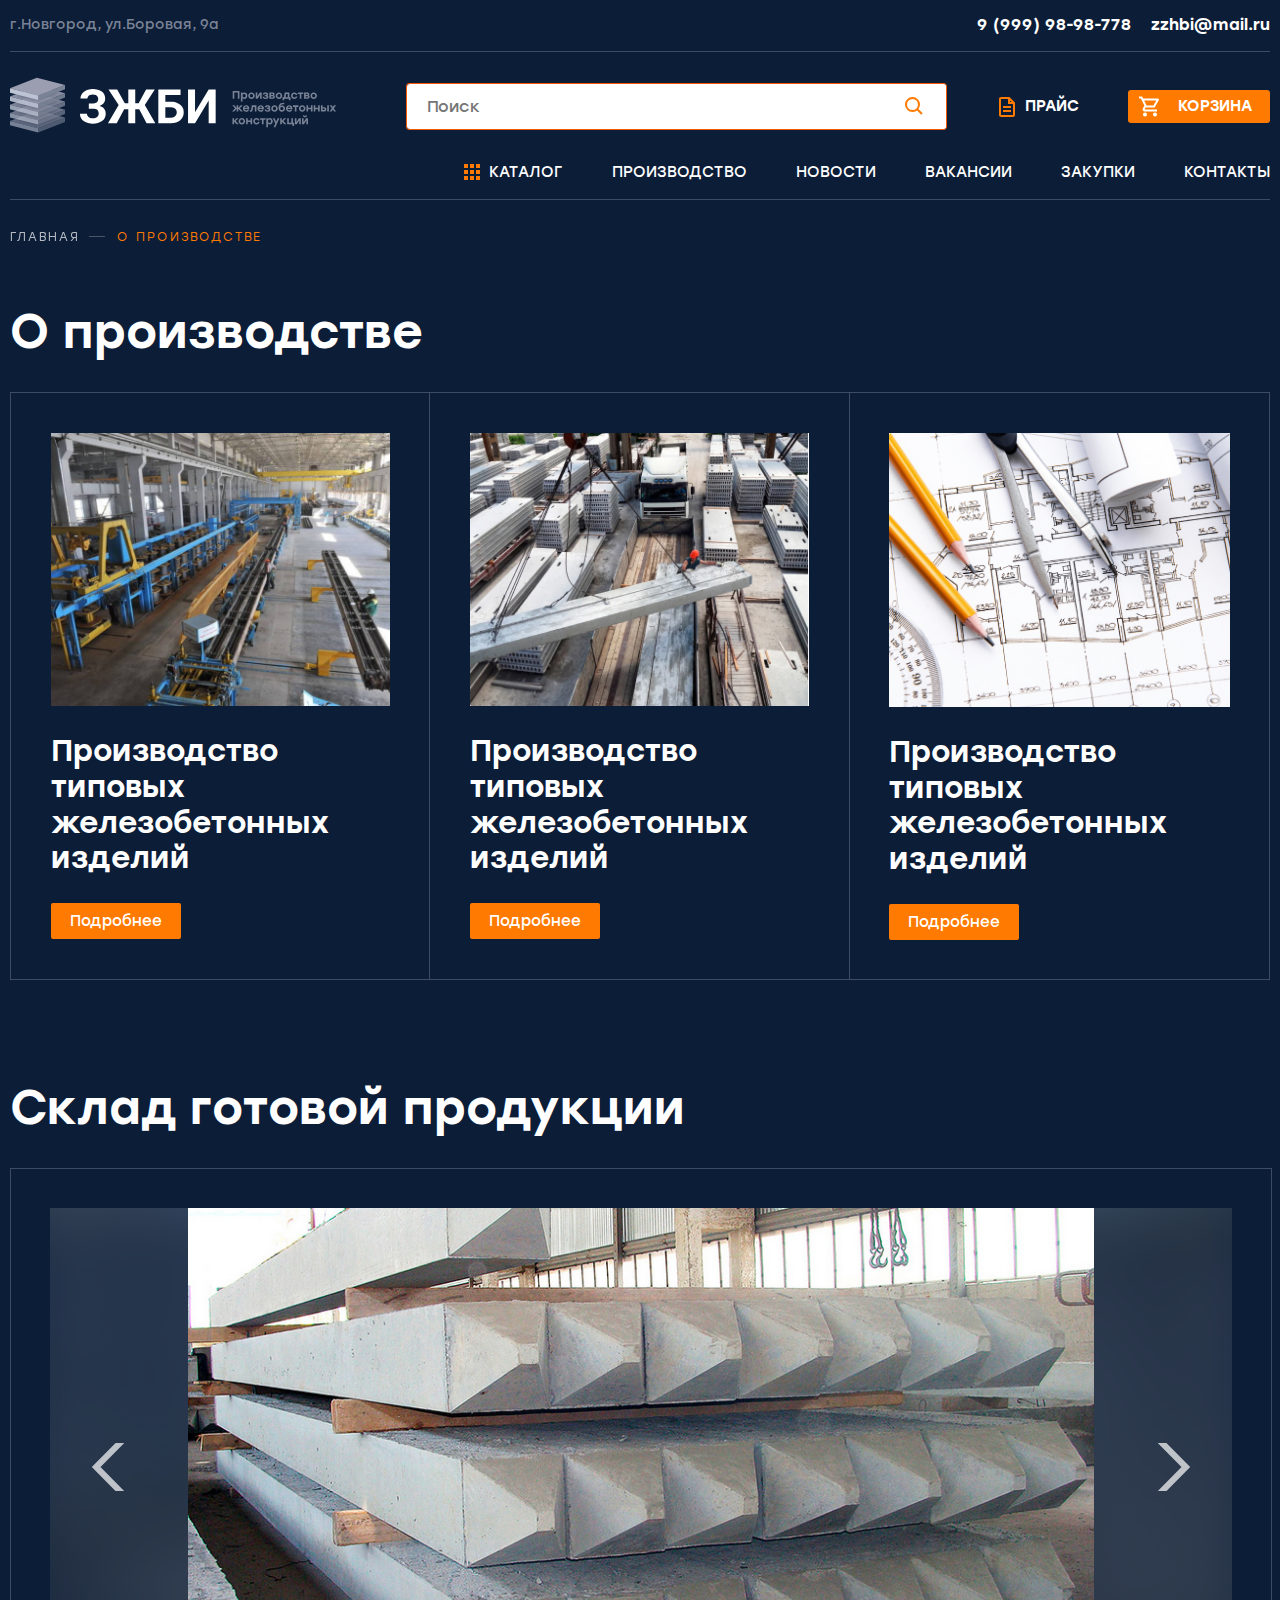
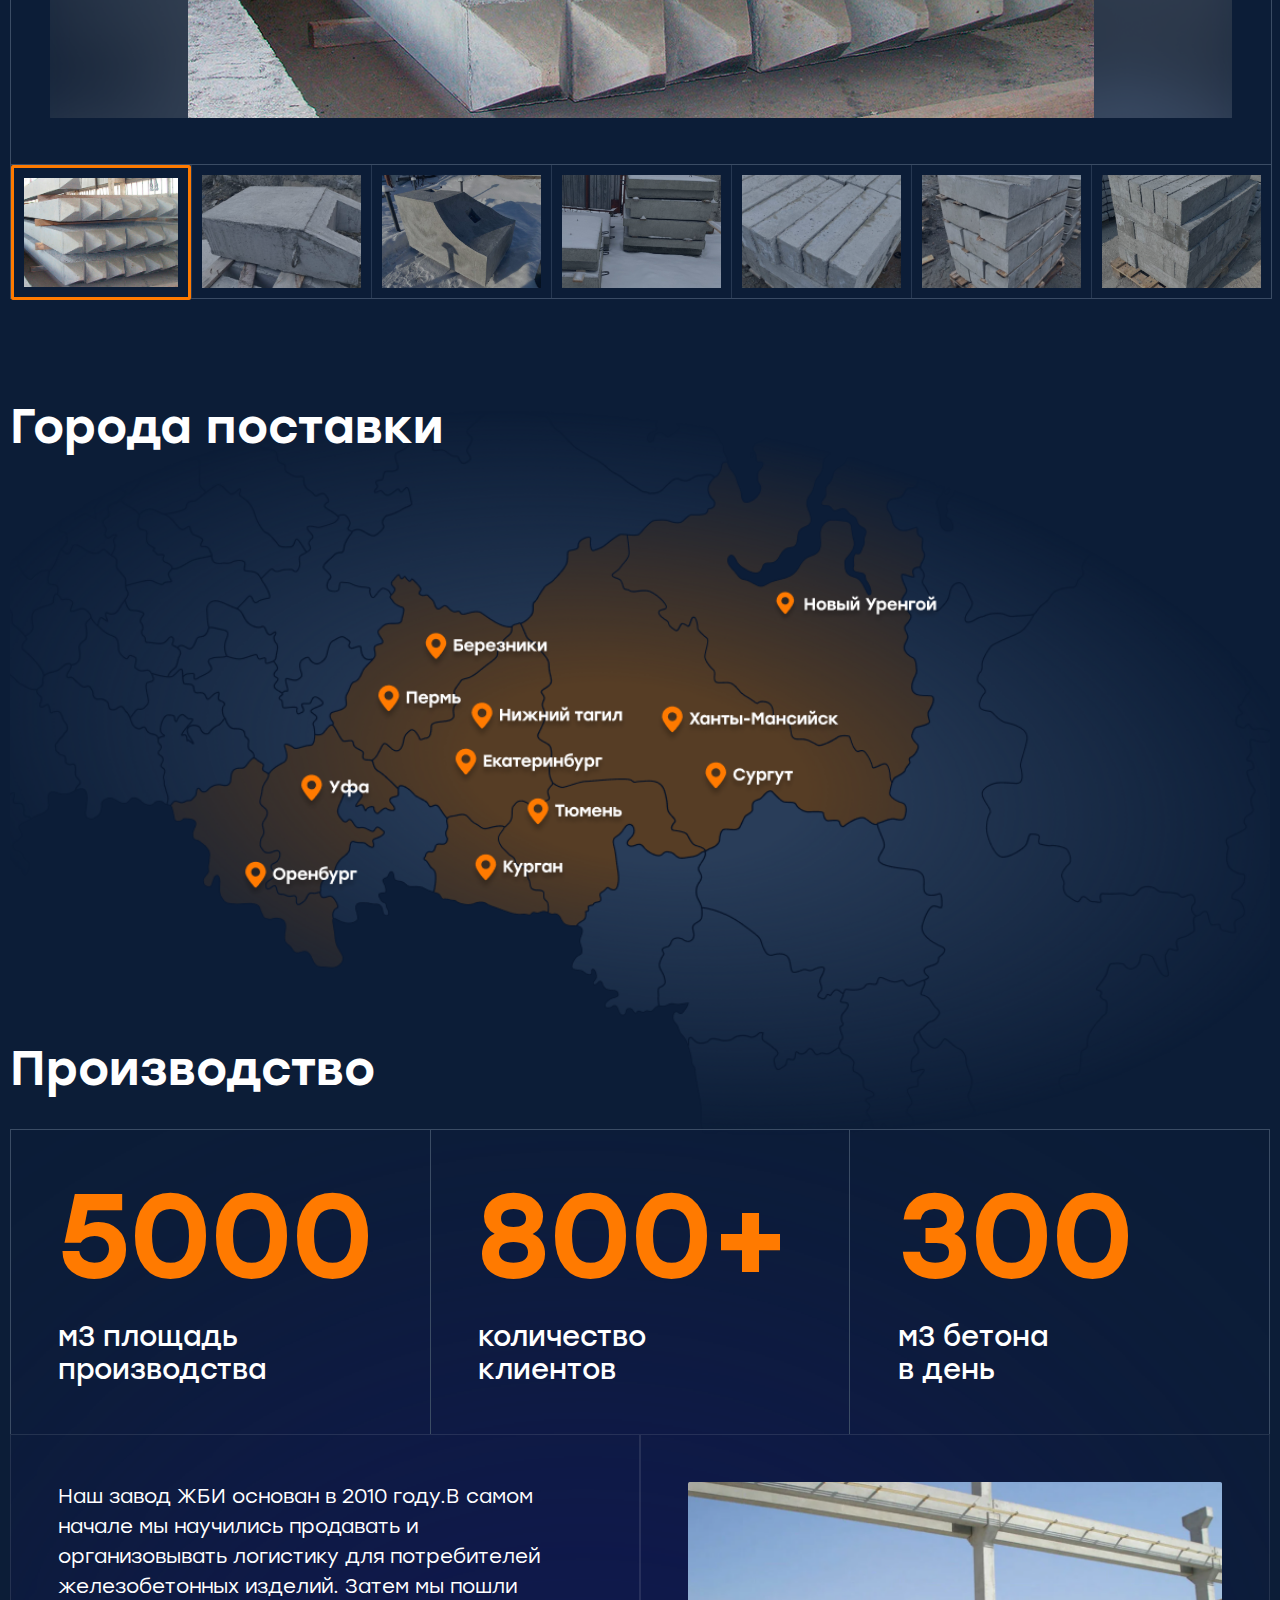
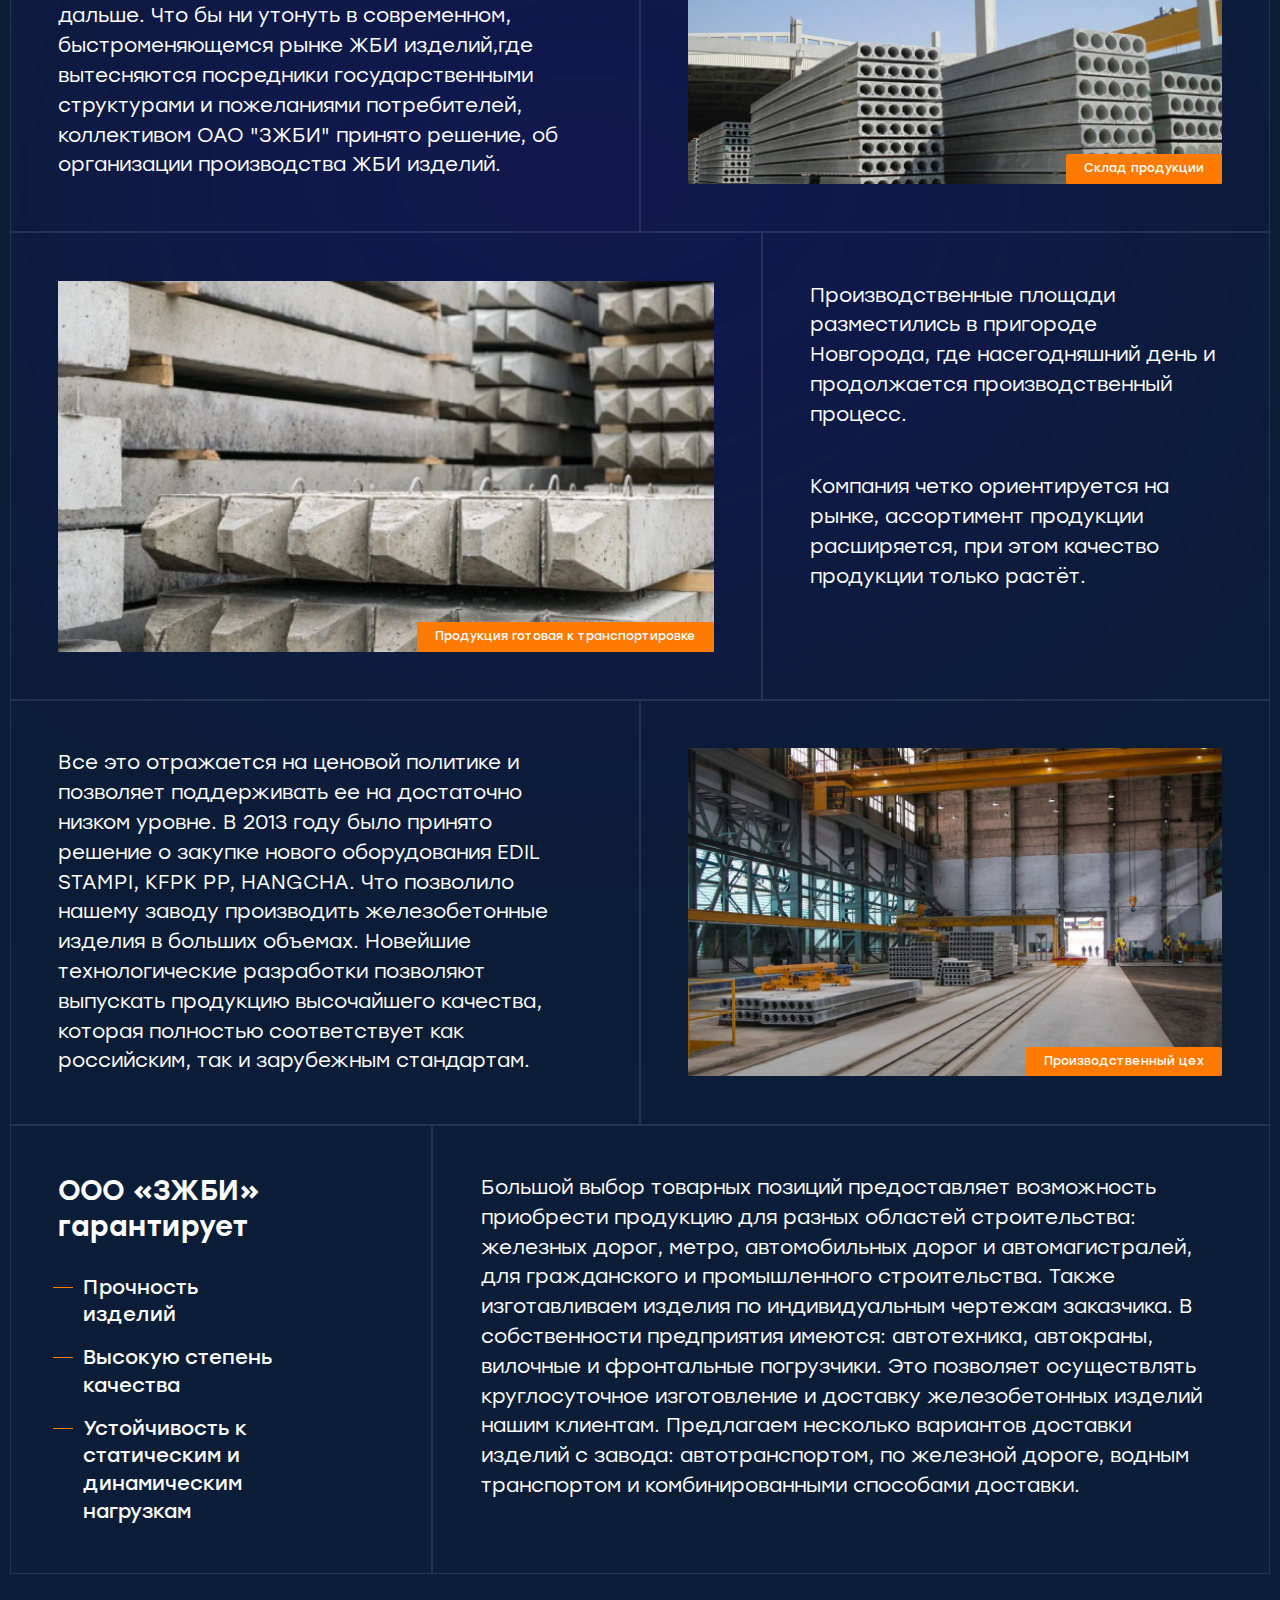
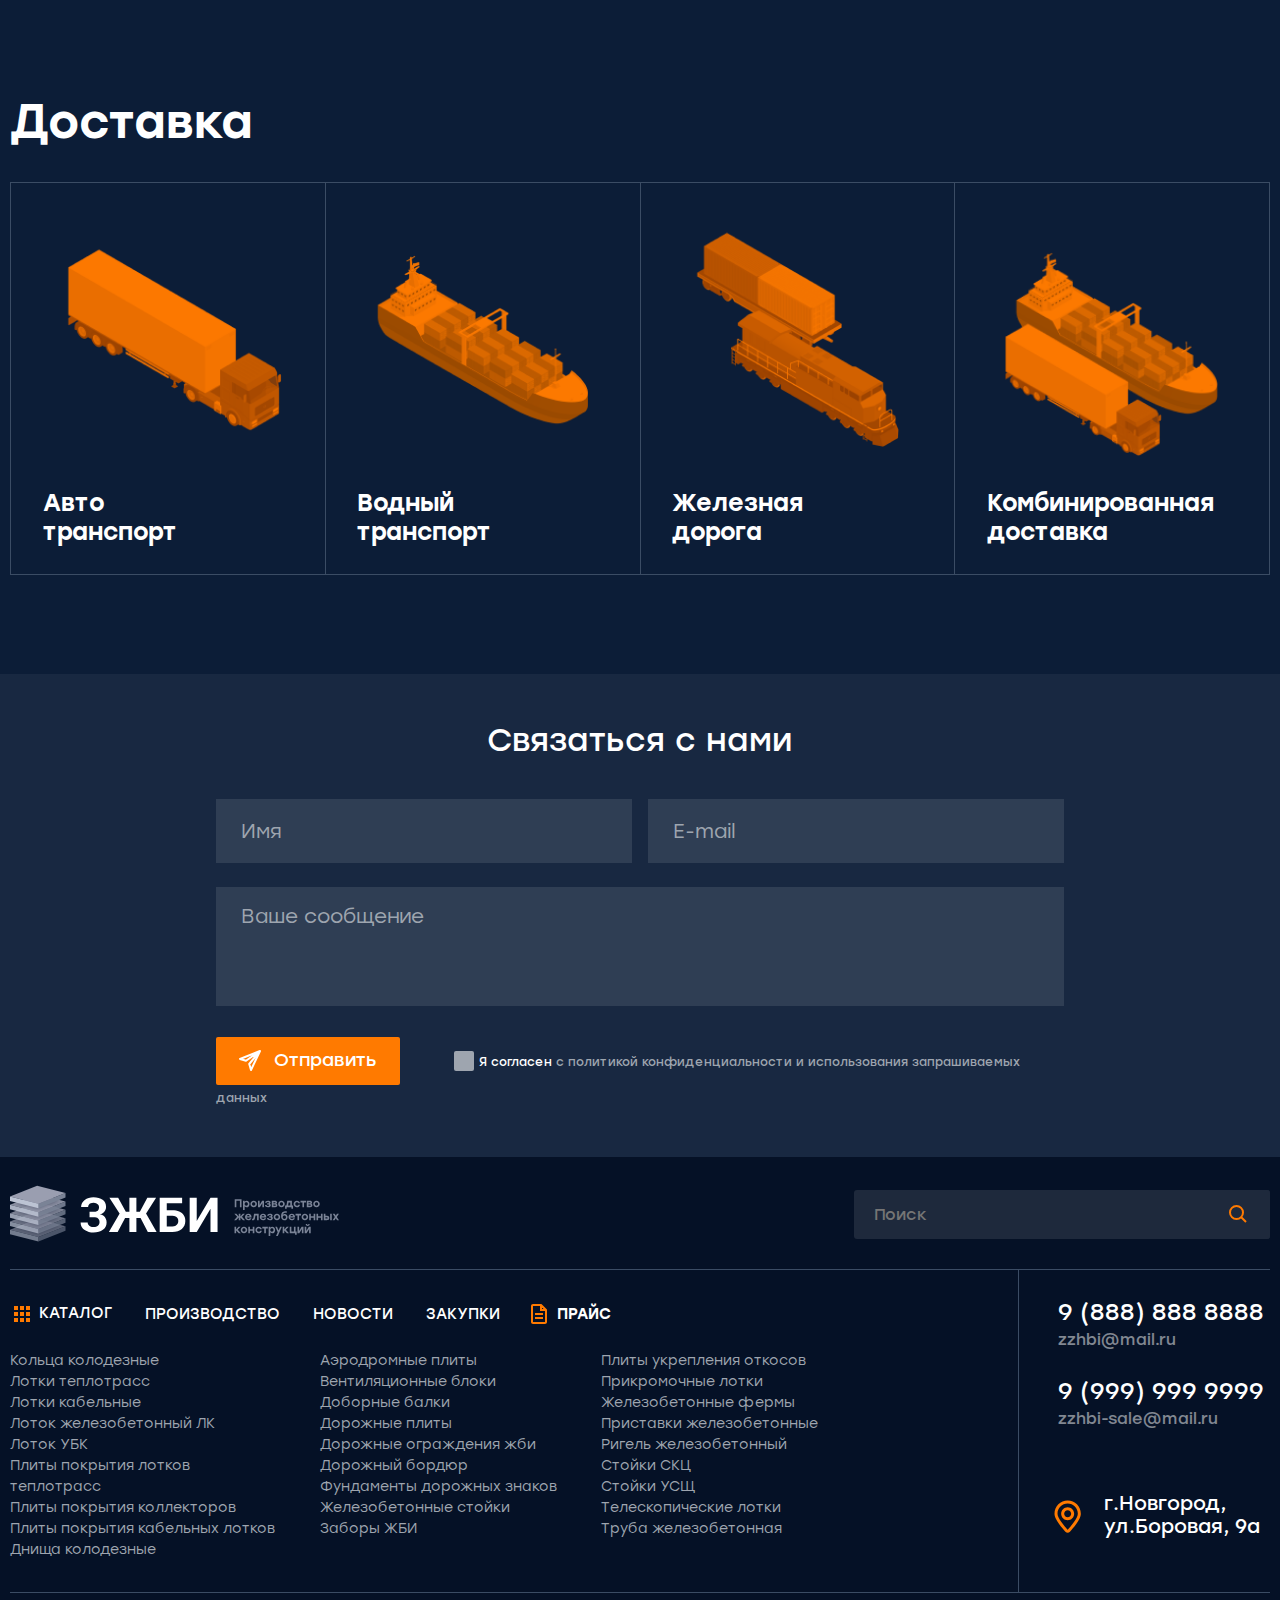
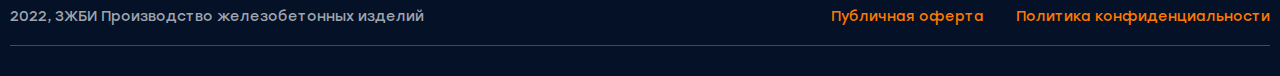
<file: production-page.html>
<!DOCTYPE html>
<html lang="ru">

<head>
   <meta charset="UTF-8">
   <meta http-equiv="X-UA-Compatible" content="IE=edge">
   <meta name="viewport" content="width=device-width, initial-scale=1.0">
   <title>О производстве</title>
   <link rel="stylesheet" href="css/style.min.css">
</head>

<body>


   <div class="wrapper">
      <div class="btn__up">&uarr;</div>
      <header class="header header-catalog">
         <div class="header__inner">
            <div class="header__page">
               <div class="container">
                  <div class="header__top header__top-catalog">
                     <img class="logo__img-mobile" src="images/logo-mobile.svg" alt="логотип">
                     <p class="header__top-address">
                        г.Новгород, ул.Боровая, 9а
                     </p>
                     <div class="header__top-contacts">
                        <a class="top-contacts__phone" href="tel:99999898778">9 (999) 98-98-778</a>
                        <a class="top-contacts__phone-mobile" href="tel:99999898778">
                           <img class="mobile__phone-img" src="images/icons/phone.svg" alt="иконка мобильного телефона">
                        </a>
                        <a class="top-contacts__mail" href="mailto:zzhbi@mail.ru">zzhbi@mail.ru</a>
                        <a class="top-contacts__mail-mobile" href="mailto:zzhbi@mail.ru">
                           <img class="mobile__mail-img" src="images/icons/mail.svg" alt="иконка эл.почты">
                        </a>
                     </div>
                     <button type="button" class="icon-menu"><span></span></button>
                  </div>
                  <div class="header__body">
                     <div class="header__body-inner">
                        <a class="header__logo-link" href="#">
                           <img class="logo__img" src="images/logo.svg " alt="логотип"
                              data-da=".header__top,1000,first">
                        </a>
                        <div class="header__body-search">
                           <div class="header__body-search-top">
                              <div class="search-header__box" data-da=".menu__list,400,first">
                                 <form class="search-header" action="#">
                                    <input class="search-header__input" type="text" placeholder="Поиск">
                                    <button class="search-header__button" type="submit">
                                       <img class="search-button__img" src="images/icons/search.svg" alt="иконка поиск">
                                    </button>
                                 </form>
                              </div>
                           </div>
                           <div class="header__body-search-bottom">
                              <a class="header__body-price" href="#" data-da=".menu__list,600,first">Прайс</a>
                              <a class="header__basket-btn" href="#" data-da=".menu__list,450,first">Корзина</a>
                           </div>
                        </div>
                     </div>
                  </div>
                  <div class="header__bottom">
                     <nav class="menu">
                        <ul class="menu__list" data-da=".header__top,700,last">
                           <li class="menu__item menu__item-catalog">
                              <a class=" menu__link-catalog" href="#">
                                 <svg width="24" height="24" viewBox="0 0 24 24" fill="none"
                                    xmlns="http://www.w3.org/2000/svg">
                                    <path
                                       d="M5 5H7V7H5V5ZM5 11H7V13H5V11ZM5 17H7V19H5V17ZM11 5H13V7H11V5ZM11 11H13V13H11V11ZM11 17H13V19H11V17ZM17 5H19V7H17V5ZM17 11H19V13H17V11ZM17 17H19V19H17V17Z"
                                       stroke="#FF7A00" stroke-width="2" />
                                 </svg>
                              </a>
                              <a class="menu__link menu__link-catalog" href="catalog.html">
                                 Каталог
                              </a>
                           </li>
                           <li class="menu__item">
                              <a class="menu__link " href="production-page.html">Производство</a>
                           </li>
                           <li class="menu__item">
                              <a class="menu__link" href="news-page.html">Новости</a>
                           </li>
                           <li class="menu__item">
                              <a class="menu__link" href="vacancies.html">Вакансии</a>
                           </li>
                           <li class="menu__item">
                              <a class="menu__link" href="purchases.html">Закупки</a>
                           </li>
                           <li class="menu__item">
                              <a class="menu__link" href="contacts-page.html">Контакты</a>
                           </li>
                        </ul>
                     </nav>
                  </div>
               </div>
            </div>
         </div>
      </header>

      <div class="breadcrumbs">
         <div class="container">
            <div class="breadcrumbs__inner">
               <ul class="breadcrumbs__list mobile-overflow ">
                  <li class="breadcrumbs__list-item">
                     <a class="breadcrumbs__list-item-link breadcrumbs__list-item-link--great "
                        href="index.html">Главная</a>
                  </li>
                  <li class="breadcrumbs__list-item">
                     <span class="breadcrumbs__list-item-link--orange">О производстве</span>
                  </li>
               </ul>
            </div>
         </div>
      </div>

      <main class="main">

         <section class="production-page">
            <div class="container">
               <div class="pages-big-title__block">
                  <h2 class="section-big__title">
                     О производстве
                  </h2>
               </div>
               <div class="production-page__inner">
                  <ul class="production-page__items">

                     <li class="production-page__item">
                        <div class="production-page__picture">
                           <img class="production-page__img" src="images/production-page/1.jpg" alt="изображение">
                        </div>
                        <p class="production-page__text">
                           Производство типовых железобетонных изделий
                        </p>
                        <a class="production-page__btn" href="#">
                           подробнее
                        </a>
                     </li>
                     <li class="production-page__item">
                        <div class="production-page__picture">
                           <img class="production-page__img" src="images/production-page/2.jpg" alt="изображение">
                        </div>
                        <p class="production-page__text">
                           Производство типовых железобетонных изделий
                        </p>
                        <a class="production-page__btn" href="#">
                           подробнее
                        </a>
                     </li>
                     <li class="production-page__item">
                        <div class="production-page__picture">
                           <img class="production-page__img" src="images/production-page/3.jpg" alt="изображение">
                        </div>
                        <p class="production-page__text">
                           Производство типовых железобетонных изделий
                        </p>
                        <a class="production-page__btn" href="#">
                           подробнее
                        </a>
                     </li>



                  </ul>
               </div>
            </div>
         </section>

         <section class="stock">
            <div class="container">
               <div class="pages-big-title__block">
                  <h2 class="section-big__title">
                     Склад готовой продукции
                  </h2>
               </div>
               <div class="stock__inner">
                  <div class="stock__slider">
                     <div class="slider-big__inner">
                        <div class="stock__slider-big">
                           <div class="big-slider__item">
                              <div class="big-slider__picture">
                                 <img class="big-slider__img" src="images/slider-production-page/1.jpg" alt="">
                              </div>
                           </div>
                           <div class="big-slider__item">
                              <div class="big-slider__picture">
                                 <img class="big-slider__img" src="images/slider-production-page/2.jpg" alt="">
                              </div>
                           </div>
                           <div class="big-slider__item">
                              <div class="big-slider__picture">
                                 <img class="big-slider__img" src="images/slider-production-page/3.jpg" alt="">
                              </div>
                           </div>
                           <div class="big-slider__item">
                              <div class="big-slider__picture">
                                 <img class="big-slider__img" src="images/slider-production-page/4.jpg" alt="">
                              </div>
                           </div>
                           <div class="big-slider__item">
                              <div class="big-slider__picture">
                                 <img class="big-slider__img" src="images/slider-production-page/5.jpg" alt="">
                              </div>
                           </div>
                           <div class="big-slider__item">
                              <div class="big-slider__picture">
                                 <img class="big-slider__img" src="images/slider-production-page/6.jpg" alt="">
                              </div>
                           </div>
                           <div class="big-slider__item">
                              <div class="big-slider__picture">
                                 <img class="big-slider__img" src="images/slider-production-page/7.jpg" alt="">
                              </div>
                           </div>
                           <div class="big-slider__item">
                              <div class="big-slider__picture">
                                 <img class="big-slider__img" src="images/slider-production-page/8.jpg" alt="">
                              </div>
                           </div>
                           <div class="big-slider__item">
                              <div class="big-slider__picture">
                                 <img class="big-slider__img" src="images/slider-production-page/9.jpg" alt="">
                              </div>
                           </div>
                           <div class="big-slider__item">
                              <div class="big-slider__picture">
                                 <img class="big-slider__img" src="images/slider-production-page/10.jpg" alt="">
                              </div>
                           </div>
                        </div>
                     </div>
                     <div class="slider-small__inner">
                        <div class="stock__slider-small">
                           <div class="small-slider__item">
                              <div class="small-slider__picture">
                                 <img class="small-slider__img" src="images/slider-production-page/1.jpg" alt="">
                              </div>
                           </div>
                           <div class="small-slider__item">
                              <div class="small-slider__picture">
                                 <img class="small-slider__img" src="images/slider-production-page/2.jpg" alt="">
                              </div>
                           </div>
                           <div class="small-slider__item">
                              <div class="small-slider__picture">
                                 <img class="small-slider__img" src="images/slider-production-page/3.jpg" alt="">
                              </div>
                           </div>
                           <div class="small-slider__item">
                              <div class="small-slider__picture">
                                 <img class="small-slider__img" src="images/slider-production-page/4.jpg" alt="">
                              </div>
                           </div>
                           <div class="small-slider__item">
                              <div class="small-slider__picture">
                                 <img class="small-slider__img" src="images/slider-production-page/5.jpg" alt="">
                              </div>
                           </div>
                           <div class="small-slider__item">
                              <div class="small-slider__picture">
                                 <img class="small-slider__img" src="images/slider-production-page/6.jpg" alt="">
                              </div>
                           </div>
                           <div class="small-slider__item">
                              <div class="small-slider__picture">
                                 <img class="small-slider__img" src="images/slider-production-page/7.jpg" alt="">
                              </div>
                           </div>
                           <div class="small-slider__item">
                              <div class="small-slider__picture">
                                 <img class="small-slider__img" src="images/slider-production-page/8.jpg" alt="">
                              </div>
                           </div>
                           <div class="small-slider__item">
                              <div class="small-slider__picture">
                                 <img class="small-slider__img" src="images/slider-production-page/9.jpg" alt="">
                              </div>
                           </div>
                           <div class="small-slider__item">
                              <div class="small-slider__picture">
                                 <img class="small-slider__img" src="images/slider-production-page/10.jpg" alt="">
                              </div>
                           </div>
                        </div>
                     </div>
                  </div>
               </div>
            </div>
         </section>


         <section class="delivery-cities">
            <div class="container">
               <div class="pages-big-title__block">
                  <h2 class="section-big__title">
                     Города поставки
                  </h2>
               </div>
               <div class="delivery-cities__inner">
                  <div class="delivery-cities__pictures">
                     <img class="delivery-cities__img" src="images/delivery-cities-bg.png" alt="карта">
                  </div>
               </div>
            </div>
         </section>

         <section class="production-section">
            <div class="container">
               <div class="pages-big-title__block">
                  <h2 class="section-big__title">
                     Производство
                  </h2>
               </div>
               <div class="production__inner production-section__inner">
                  <div class="production__body">
                     <div class="production-section__block">
                        <ul class="production-section__block-items">
                           <li class="production-section__block-item">
                              <p class="item-number">5000</p>
                              <div class="item__text-box">
                                 <p class="item__text">м3 площадь</p>
                                 <p class="item__text">производства</p>
                              </div>
                           </li>
                           <li class="production-section__block-item">
                              <p class="item-number">800+</p>
                              <div class="item__text-box">
                                 <p class="item__text">количество</p>
                                 <p class="item__text">клиентов</p>
                              </div>
                           </li>
                           <li class="production-section__block-item">
                              <p class="item-number">300</p>
                              <div class="item__text-box">
                                 <p class="item__text">м3 бетона</p>
                                 <p class="item__text">в день</p>
                              </div>
                           </li>
                        </ul>
                     </div>
                     <div class="body-production__block">
                        <div class="block-text__inner ">
                           <p class="block-text">
                              Наш завод ЖБИ основан в 2010 году.В самом начале мы научились продавать и организовывать
                              логистику для потребителей железобетонных изделий. Затем мы пошли дальше. Что бы ни
                              утонуть в
                              современном, быстроменяющемся рынке ЖБИ изделий,где вытесняются посредники
                              государственными
                              структурами и пожеланиями потребителей, коллективом ОАО "ЗЖБИ" принято решение, об
                              организации производства ЖБИ изделий.
                           </p>
                        </div>
                        <div class="block-picture__inner">
                           <div class="production__block-picture">
                              <img class="production__block-img " src="images/production/1.png"
                                 alt="изображение завода">
                              <span class="production__description">Склад продукции</span>
                           </div>
                        </div>
                     </div>
                     <div class="body-production__block body-production__block-wide">
                        <div class="block-picture__inner block-picture__inner-wide">
                           <div class="production__block-picture">
                              <img class="production__block-img " src="images/production/2.png"
                                 alt="изображение завода">
                              <span class="production__description">Продукция готовая к транспортировке </span>
                           </div>
                        </div>
                        <div class="block-text__inner block-text__inner-wide">
                           <p class="block-text block-text__wide">
                              Производственные площади разместились в пригороде Новгорода, где насегодняшний день и
                              продолжается производственный процесс.
                           </p>
                           <p class="block-text">
                              Компания четко ориентируется на рынке, ассортимент продукции расширяется, при этом
                              качество продукции только растёт.
                           </p>
                        </div>
                     </div>
                     <div class="body-production__block">
                        <div class="block-text__inner ">
                           <p class="block-text">
                              Все это отражается на ценовой политике и позволяет поддерживать ее на достаточно низком
                              уровне. В 2013 году было принято решение о закупке нового оборудования EDIL STAMPI, KFPK
                              PP, HANGCHA. Что позволило нашему заводу производить железобетонные изделия в больших
                              объемах. Новейшие технологические разработки позволяют выпускать продукцию высочайшего
                              качества, которая полностью соответствует как российским, так и зарубежным стандартам.
                           </p>
                        </div>
                        <div class="block-picture__inner">
                           <div class="production__block-picture">
                              <img class="production__block-img " src="images/production/3.png"
                                 alt="изображение завода">
                              <span class="production__description">Производственный цех</span>
                           </div>
                        </div>
                     </div>
                     <div class="body-production__block body-production__block-wide">
                        <div class="block-picture__inner block-picture__inner-wide production-section__info ">
                           <div class="guarantees-box">
                              <p class="guarantees__title">ООО «ЗЖБИ» гарантирует</p>
                              <div class="guarantees__text-inner">
                                 <p class="guarantees__text">Прочность изделий</p>
                                 <p class="guarantees__text">Высокую степень качества</p>
                                 <p class="guarantees__text">Устойчивость к статическим и динамическим нагрузкам</p>
                              </div>
                           </div>
                        </div>
                        <div class="block-text__inner block-text__inner-wide production-section__text">
                           <p class="block-text production-section__block-text">
                              Большой выбор товарных позиций предоставляет возможность приобрести продукцию для разных
                              областей строительства: железных дорог, метро, автомобильных дорог и автомагистралей, для
                              гражданского и промышленного строительства. Также изготавливаем изделия по индивидуальным
                              чертежам заказчика.
                              В собственности предприятия имеются: автотехника, автокраны, вилочные и фронтальные
                              погрузчики. Это позволяет осуществлять круглосуточное изготовление и доставку
                              железобетонных изделий нашим клиентам. Предлагаем несколько вариантов доставки изделий с
                              завода: автотранспортом, по железной дороге, водным транспортом и комбинированными
                              способами доставки.
                           </p>
                        </div>
                     </div>
                  </div>
               </div>
            </div>
         </section>


         <section class="shipping">
            <div class="container">
               <div class="pages-big-title__block">
                  <h2 class="section-big__title">
                     Доставка
                  </h2>
               </div>
               <div class="shipping__inner">
                  <ul class="shipping__items">
                     <li class="shipping__item">
                        <figure class="shipping__picture-block">
                           <div class="shipping__picture">
                              <div class="shipping__img shipping__img-1"></div>
                           </div>
                           <figcaption class="shipping__info">Авто транспорт</figcaption>
                        </figure>
                     </li>
                     <li class="shipping__item">
                        <figure class="shipping__picture-block">
                           <div class="shipping__picture">
                              <div class="shipping__img shipping__img-2"></div>
                           </div>
                           <figcaption class="shipping__info">Водный
                              транспорт</figcaption>
                        </figure>
                     </li>
                     <li class="shipping__item">
                        <figure class="shipping__picture-block">
                           <div class="shipping__picture">
                              <div class="shipping__img shipping__img-3"></div>
                           </div>
                           <figcaption class="shipping__info">Железная
                              дорога</figcaption>
                        </figure>
                     </li>
                     <li class="shipping__item">
                        <figure class="shipping__picture-block">
                           <div class="shipping__picture">
                              <div class="shipping__img shipping__img-4"></div>
                           </div>
                           <figcaption class="shipping__info shipping__info-combined">
                              Комбинированная
                              доставка
                           </figcaption>
                        </figure>
                     </li>
                  </ul>



                  <!-- <ul class="shipping__items">
                     <li class="shipping__item">
                        <figure class="shipping__picture-block">
                           <div class="shipping__picture">
                              <div class="shipping__img shipping__img-1"></div>
                           </div>
                        </figure>
                        <div class="shipping__info">
                           <h3>Авто транспорт</h3>
                        </div>
                     </li>
                     <li class="shipping__item">
                        <figure class="shipping__picture-block">
                           <div class="shipping__picture">
                              <div class="shipping__img shipping__img-2"></div>
                           </div>
                        </figure>
                        <div class="shipping__info">
                           <h3>Авто транспорт</h3>
                        </div>
                     </li>
                     <li class="shipping__item">
                        <figure class="shipping__picture-block">
                           <div class="shipping__picture">
                              <div class="shipping__img shipping__img-3"></div>
                           </div>
                        </figure>
                        <div class="shipping__info">
                           <h3>Авто транспорт</h3>
                        </div>
                     </li>
                     <li class="shipping__item">
                        <figure class="shipping__picture-block">
                           <div class="shipping__picture">
                              <div class="shipping__img shipping__img-4"></div>
                           </div>
                        </figure>
                        <div class="shipping__info">
                           <h3>Комбинированная доставка </h3>
                        </div>
                     </li>

                  </ul> -->




               </div>
            </div>
         </section>




         <section class="contacs">
            <div class="container">
               <div class="contacs__inner">
                  <div class="section-title__block contacs-title__block">
                     <h2 class="section-title contacs-title">
                        Связаться с нами
                     </h2>
                  </div>
                  <form class="contacs__form" action="#">
                     <input class="contacs__input" type="text" placeholder="Имя">
                     <input class="contacs__input" type="text" placeholder="E-mail">
                     <textarea class="contacs__textarea" placeholder="Ваше сообщение"></textarea>
                     <button class="contacs__btn" type="submit">Отправить</button>
                     <label class="contacs__label">
                        <input class="contacs__chekbox" type="checkbox">
                        <span class="contacs__chekbox-style"></span>
                        Я согласен
                     </label>
                     <a class="contacs__chekbox-agreement" href="#">с политикой конфиденциальности и использования
                        запрашиваемых данных</a>
                  </form>
               </div>
            </div>
         </section>




      </main>

      <footer class="footer">
         <div class="container">
            <div class="footer__inner">
               <div class="footer__top">
                  <a class="footer__logo-link" href="#">
                     <img class="footer__logo" src="images/logo.svg" alt="логотип">
                  </a>
                  <div class="search-footer__box">
                     <form class="search-footer" action="#">
                        <input class="search-footer__input" type="text" placeholder="Поиск">
                        <button class="search-footer__button" type="submit">
                           <img class="search-button__img" src="images/icons/search.svg" alt="иконка поиск">
                        </button>
                     </form>
                  </div>
               </div>

               <div class="footer__body">
                  <div class="footer__body-content">
                     <nav class="menu footer__menu ">
                        <ul class="footer-menu__list ">
                           <li class=" menu__item-catalog footer-menu__item footer-menu__item-catalog">
                              <a class=" menu__link-catalog  footer-menu__link-catalog" href="#">
                                 <svg width="24" height="24" viewBox="0 0 24 24" fill="none"
                                    xmlns="http://www.w3.org/2000/svg">
                                    <path
                                       d="M5 5H7V7H5V5ZM5 11H7V13H5V11ZM5 17H7V19H5V17ZM11 5H13V7H11V5ZM11 11H13V13H11V11ZM11 17H13V19H11V17ZM17 5H19V7H17V5ZM17 11H19V13H17V11ZM17 17H19V19H17V17Z"
                                       stroke="#FF7A00" stroke-width="2" />
                                 </svg>
                              </a>
                              <a class="menu__link footer-menu__link  footer-menu__link-catalog" href="#">
                                 Каталог
                              </a>
                           </li>
                           <li class=" footer-menu__item">
                              <a class="menu__link footer-menu__link " href="#">Производство</a>
                           </li>
                           <li class=" footer-menu__item">
                              <a class="menu__link footer-menu__link " href="#">Новости</a>
                           </li>
                           <li class=" footer-menu__item">
                              <a class="menu__link footer-menu__link " href="#">Закупки</a>
                           </li>
                           <li class=" footer-menu__item">
                              <a class="footer-menu__link header__body-price footer__body-price" href="#">Прайс</a>
                           </li>
                        </ul>
                     </nav>

                     <div class="catalog__body catalog__body-actions ">
                        <div class="footer-catalog__items-inner">
                           <div class="catalog__body-inner block" data-spollers="580,max">
                              <button type="button" data-spoller class="catalog-btn block__title">
                                 Плиты покрытия
                              </button>
                              <div class="footer__catalog">
                                 <ul class="footer-catalog__item footer-catalog__item-left">
                                    <li class="footer-catalog__list">
                                       <a class="footer-catalog__link" href="#">кольца колодезные</a>
                                       <a class="footer-catalog__link" href="#">лотки теплотрасс</a>
                                       <a class="footer-catalog__link" href="#">лотки кабельные</a>
                                       <a class="footer-catalog__link" href="#">Лоток железобетонный ЛК</a>
                                       <a class="footer-catalog__link" href="#">Лоток УБК</a>
                                       <a class="footer-catalog__link" href="#">Плиты покрытия лотков теплотрасс</a>
                                       <a class="footer-catalog__link" href="#">Плиты покрытия коллекторов</a>
                                       <a class="footer-catalog__link" href="#">Плиты покрытия кабельных лотков</a>
                                       <a class="footer-catalog__link" href="#">Днища колодезные</a>
                                    </li>
                                 </ul>
                              </div>
                           </div>
                           <div class="catalog__body-inner block" data-spollers="580,max">
                              <button type="button" data-spoller class="catalog-btn block__title">
                                 Железобетонные стойки
                              </button>
                              <div class="footer__catalog">
                                 <ul class="footer-catalog__item footer-catalog__item-centr">
                                    <li class="footer-catalog__list">
                                       <a class="footer-catalog__link" href="#">Аэродромные плиты</a>
                                       <a class="footer-catalog__link" href="#">Вентиляционные блоки</a>
                                       <a class="footer-catalog__link" href="#">Доборные балки</a>
                                       <a class="footer-catalog__link" href="#">Дорожные плиты</a>
                                       <a class="footer-catalog__link" href="#">Дорожные ограждения жби</a>
                                       <a class="footer-catalog__link" href="#">Дорожный бордюр</a>
                                       <a class="footer-catalog__link" href="#">Фундаменты дорожных знаков</a>
                                       <a class="footer-catalog__link" href="#">Железобетонные стойки</a>
                                       <a class="footer-catalog__link" href="#">Заборы ЖБИ</a>
                                    </li>
                                 </ul>
                              </div>
                           </div>
                           <div class="catalog__body-inner block" data-spollers="580,max">
                              <button type="button" data-spoller class="catalog-btn block__title">
                                 Плиты укрепления откосов
                              </button>
                              <div class="footer__catalog">
                                 <ul class="footer-catalog__item footer-catalog__item-right">
                                    <li class="footer-catalog__list">
                                       <a class="footer-catalog__link" href="#">Плиты укрепления откосов</a>
                                       <a class="footer-catalog__link" href="#">Прикромочные лотки</a>
                                       <a class="footer-catalog__link" href="#">Железобетонные фермы</a>
                                       <a class="footer-catalog__link" href="#">Приставки железобетонные</a>
                                       <a class="footer-catalog__link" href="#">Ригель железобетонный</a>
                                       <a class="footer-catalog__link" href="#">Стойки СКЦ</a>
                                       <a class="footer-catalog__link" href="#">Стойки УСЩ</a>
                                       <a class="footer-catalog__link" href="#">Телескопические лотки</a>
                                       <a class="footer-catalog__link" href="#">Труба железобетонная</a>
                                    </li>
                                 </ul>
                              </div>
                           </div>
                        </div>
                     </div>

                  </div>
                  <div class="footer__body-contacts" data-da=".footer__bottom,820,first">
                     <div class="footer__phone-box">
                        <a class="footer__phone" href="tel:98888888888">9 (888) 888 8888</a>
                        <a class="footer__mail" href="mailto:zzhbi@mail.ru">zzhbi@mail.ru</a>
                     </div>
                     <div class="footer__phone-box">
                        <a class="footer__phone" href="tel:99999999999">9 (999) 999 9999</a>
                        <a class="footer__mail" href="mailto:zzhbi-sale@mail.ru">zzhbi-sale@mail.ru</a>
                     </div>
                     <div class="footer__address">
                        <p class="footer__address-city">г.Новгород, </p>
                        <p class="footer__address-street">ул.Боровая, 9а</p>
                     </div>
                  </div>
               </div>
               <div class="footer__bottom">
                  <div class="footer__bottom-inner">
                     <p class="copy">2022, ЗЖБИ Производство железобетонных изделий</p>
                     <div class="politics-box">
                        <a class="politics__link" href="#">Публичная оферта</a>
                        <a class="politics__link" href="#">Политика конфиденциальности</a>
                     </div>
                  </div>
               </div>
            </div>
         </div>
      </footer>

   </div>

   <script src="https://ajax.googleapis.com/ajax/libs/jquery/3.4.1/jquery.min.js"></script>
   <script src="js/main.min.js"></script>
</body>

</html>
</file>
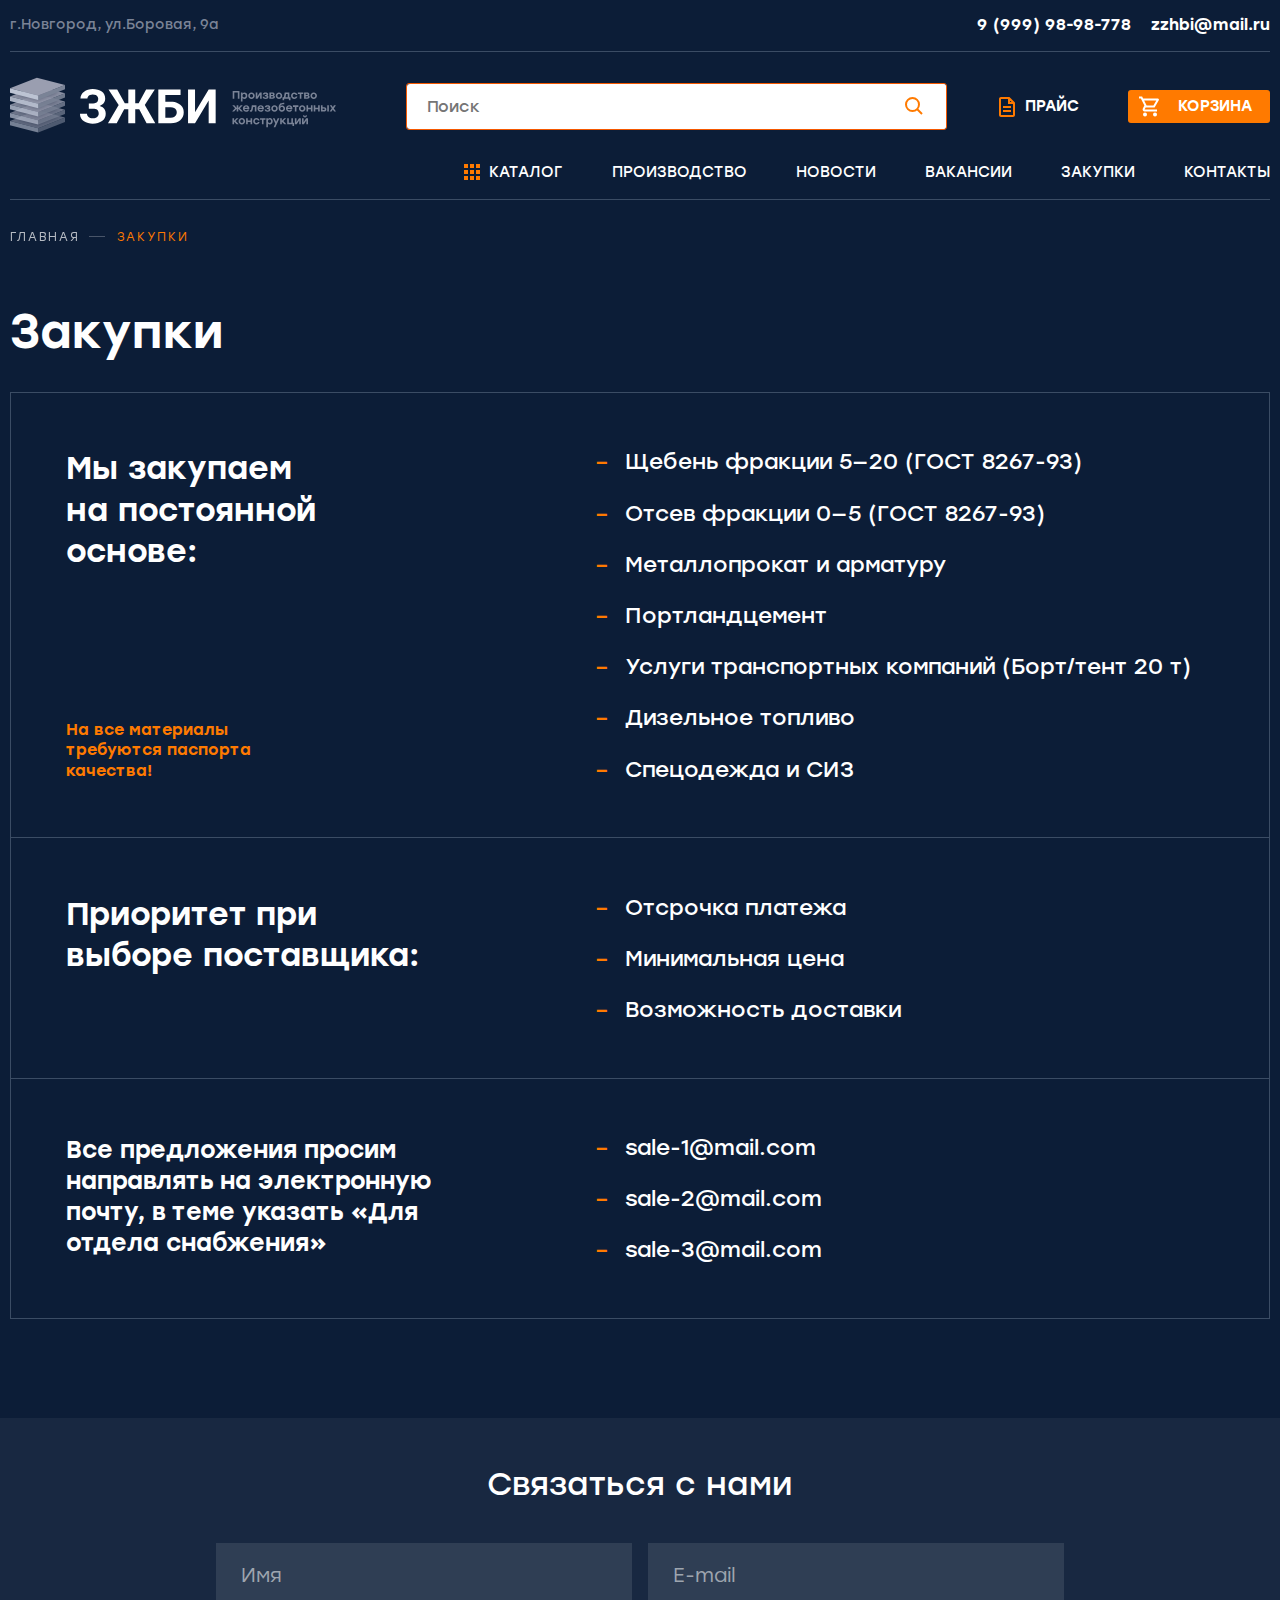
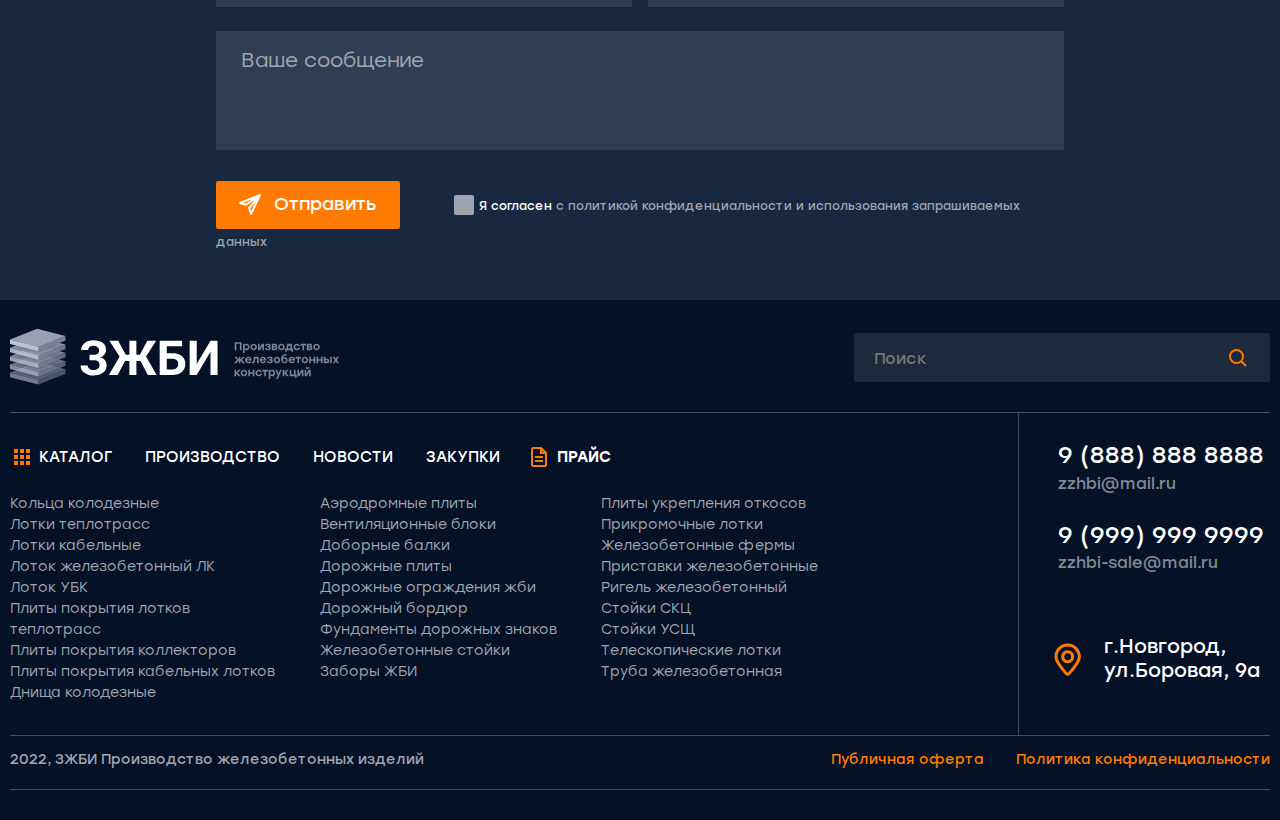
<file: purchases.html>
<!DOCTYPE html>
<html lang="ru">

<head>
   <meta charset="UTF-8">
   <meta http-equiv="X-UA-Compatible" content="IE=edge">
   <meta name="viewport" content="width=device-width, initial-scale=1.0">
   <title>Закупки</title>
   <link rel="stylesheet" href="css/style.min.css">
</head>

<body>


   <div class="wrapper">
      <div class="btn__up">&uarr;</div>
      <header class="header header-catalog">
         <div class="header__inner">
            <div class="header__page">
               <div class="container">
                  <div class="header__top header__top-catalog">
                     <img class="logo__img-mobile" src="images/logo-mobile.svg" alt="логотип">
                     <p class="header__top-address">
                        г.Новгород, ул.Боровая, 9а
                     </p>
                     <div class="header__top-contacts">
                        <a class="top-contacts__phone" href="tel:99999898778">9 (999) 98-98-778</a>
                        <a class="top-contacts__phone-mobile" href="tel:99999898778">
                           <img class="mobile__phone-img" src="images/icons/phone.svg" alt="иконка мобильного телефона">
                        </a>
                        <a class="top-contacts__mail" href="mailto:zzhbi@mail.ru">zzhbi@mail.ru</a>
                        <a class="top-contacts__mail-mobile" href="mailto:zzhbi@mail.ru">
                           <img class="mobile__mail-img" src="images/icons/mail.svg" alt="иконка эл.почты">
                        </a>
                     </div>
                     <button type="button" class="icon-menu"><span></span></button>
                  </div>
                  <div class="header__body">
                     <div class="header__body-inner">
                        <a class="header__logo-link" href="#">
                           <img class="logo__img" src="images/logo.svg " alt="логотип"
                              data-da=".header__top,1000,first">
                        </a>
                        <div class="header__body-search">
                           <div class="header__body-search-top">
                              <div class="search-header__box" data-da=".menu__list,400,first">
                                 <form class="search-header" action="#">
                                    <input class="search-header__input" type="text" placeholder="Поиск">
                                    <button class="search-header__button" type="submit">
                                       <img class="search-button__img" src="images/icons/search.svg" alt="иконка поиск">
                                    </button>
                                 </form>
                              </div>
                           </div>
                           <div class="header__body-search-bottom">
                              <a class="header__body-price" href="#" data-da=".menu__list,600,first">Прайс</a>
                              <a class="header__basket-btn" href="#" data-da=".menu__list,450,first">Корзина</a>
                           </div>
                        </div>
                     </div>
                  </div>
                  <div class="header__bottom">
                     <nav class="menu">
                        <ul class="menu__list" data-da=".header__top,700,last">
                           <li class="menu__item menu__item-catalog">
                              <a class=" menu__link-catalog" href="#">
                                 <svg width="24" height="24" viewBox="0 0 24 24" fill="none"
                                    xmlns="http://www.w3.org/2000/svg">
                                    <path
                                       d="M5 5H7V7H5V5ZM5 11H7V13H5V11ZM5 17H7V19H5V17ZM11 5H13V7H11V5ZM11 11H13V13H11V11ZM11 17H13V19H11V17ZM17 5H19V7H17V5ZM17 11H19V13H17V11ZM17 17H19V19H17V17Z"
                                       stroke="#FF7A00" stroke-width="2" />
                                 </svg>
                              </a>
                              <a class="menu__link menu__link-catalog" href="catalog.html">
                                 Каталог
                              </a>
                           </li>
                           <li class="menu__item">
                              <a class="menu__link " href="production-page.html">Производство</a>
                           </li>
                           <li class="menu__item">
                              <a class="menu__link" href="news-page.html">Новости</a>
                           </li>
                           <li class="menu__item">
                              <a class="menu__link" href="vacancies.html">Вакансии</a>
                           </li>
                           <li class="menu__item">
                              <a class="menu__link" href="purchases.html">Закупки</a>
                           </li>
                           <li class="menu__item">
                              <a class="menu__link" href="contacts-page.html">Контакты</a>
                           </li>
                        </ul>
                     </nav>
                  </div>
               </div>
            </div>
         </div>
      </header>

      <div class="breadcrumbs">
         <div class="container">
            <div class="breadcrumbs__inner">
               <ul class="breadcrumbs__list mobile-overflow ">
                  <li class="breadcrumbs__list-item">
                     <a class="breadcrumbs__list-item-link breadcrumbs__list-item-link--great "
                        href="index.html">Главная</a>
                  </li>
                  <li class="breadcrumbs__list-item">
                     <span class="breadcrumbs__list-item-link--orange">Закупки</span>
                  </li>
               </ul>
            </div>
         </div>
      </div>

      <main class="main">

         <section class="purchases">
            <div class="container">
               <div class="pages-big-title__block">
                  <h2 class="section-big__title">
                     Закупки
                  </h2>
               </div>
               <div class="purchases__inner">
                  <ul class="purchases__items">
                     <li class="purchases__item">
                        <div class="item-title__inner">
                           <div class="purchases__item-title purchases__title">
                              Мы закупаем на постоянной основе:
                              <p class="purchases__item-sub-title">На все материалы требуются паспорта качества!</p>
                           </div>
                        </div>
                        <div class="purchases__item-info">
                           <p class="purchases__item-text">Щебень фракции 5—20 (ГОСТ 8267-93)</p>
                           <p class="purchases__item-text">Отсев фракции 0—5 (ГОСТ 8267-93)</p>
                           <p class="purchases__item-text">Металлопрокат и арматуру</p>
                           <p class="purchases__item-text">Портландцемент</p>
                           <p class="purchases__item-text">Услуги транспортных компаний (Борт/тент 20 т)</p>
                           <p class="purchases__item-text">Дизельное топливо</p>
                           <p class="purchases__item-text">Спецодежда и СИЗ</p>
                        </div>
                        <p class="purchases__item-sub-title-mobile">На все материалы требуются паспорта качества!</p>
                     </li>
                     <li class="purchases__item">
                        <div class="item-title__inner">
                           <div class="purchases__item-title priority__title">
                              Приоритет при выборе поставщика:
                           </div>
                        </div>
                        <div class="purchases__item-info">
                           <p class="purchases__item-text">Отсрочка платежа</p>
                           <p class="purchases__item-text">Минимальная цена</p>
                           <p class="purchases__item-text">Возможность доставки</p>
                        </div>
                     </li>
                     <li class="purchases__item">
                        <div class="item-title__inner">
                           <div class="purchases__item-title offers__title">
                              Все предложения просим направлять на электронную почту, в теме указать «Для отдела
                              снабжения»
                           </div>
                        </div>
                        <div class="purchases__item-info">
                           <p class="purchases__item-text">sale-1@mail.com</p>
                           <p class="purchases__item-text">sale-2@mail.com</p>
                           <p class="purchases__item-text">sale-3@mail.com</p>
                        </div>
                     </li>
                  </ul>
               </div>
            </div>
         </section>





         <section class="contacs">
            <div class="container">
               <div class="contacs__inner">
                  <div class="section-title__block contacs-title__block">
                     <h2 class="section-title contacs-title">
                        Связаться с нами
                     </h2>
                  </div>
                  <form class="contacs__form" action="#">
                     <input class="contacs__input" type="text" placeholder="Имя">
                     <input class="contacs__input" type="text" placeholder="E-mail">
                     <textarea class="contacs__textarea" placeholder="Ваше сообщение"></textarea>
                     <button class="contacs__btn" type="submit">Отправить</button>
                     <label class="contacs__label">
                        <input class="contacs__chekbox" type="checkbox">
                        <span class="contacs__chekbox-style"></span>
                        Я согласен
                     </label>
                     <a class="contacs__chekbox-agreement" href="#">с политикой конфиденциальности и использования
                        запрашиваемых данных</a>
                  </form>
               </div>
            </div>
         </section>

      </main>

      <footer class="footer">
         <div class="container">
            <div class="footer__inner">
               <div class="footer__top">
                  <a class="footer__logo-link" href="#">
                     <img class="footer__logo" src="images/logo.svg" alt="логотип">
                  </a>
                  <div class="search-footer__box">
                     <form class="search-footer" action="#">
                        <input class="search-footer__input" type="text" placeholder="Поиск">
                        <button class="search-footer__button" type="submit">
                           <img class="search-button__img" src="images/icons/search.svg" alt="иконка поиск">
                        </button>
                     </form>
                  </div>
               </div>

               <div class="footer__body">
                  <div class="footer__body-content">
                     <nav class="menu footer__menu ">
                        <ul class="footer-menu__list ">
                           <li class=" menu__item-catalog footer-menu__item footer-menu__item-catalog">
                              <a class=" menu__link-catalog  footer-menu__link-catalog" href="#">
                                 <svg width="24" height="24" viewBox="0 0 24 24" fill="none"
                                    xmlns="http://www.w3.org/2000/svg">
                                    <path
                                       d="M5 5H7V7H5V5ZM5 11H7V13H5V11ZM5 17H7V19H5V17ZM11 5H13V7H11V5ZM11 11H13V13H11V11ZM11 17H13V19H11V17ZM17 5H19V7H17V5ZM17 11H19V13H17V11ZM17 17H19V19H17V17Z"
                                       stroke="#FF7A00" stroke-width="2" />
                                 </svg>
                              </a>
                              <a class="menu__link footer-menu__link  footer-menu__link-catalog" href="#">
                                 Каталог
                              </a>
                           </li>
                           <li class=" footer-menu__item">
                              <a class="menu__link footer-menu__link " href="#">Производство</a>
                           </li>
                           <li class=" footer-menu__item">
                              <a class="menu__link footer-menu__link " href="#">Новости</a>
                           </li>
                           <li class=" footer-menu__item">
                              <a class="menu__link footer-menu__link " href="#">Закупки</a>
                           </li>
                           <li class=" footer-menu__item">
                              <a class="footer-menu__link header__body-price footer__body-price" href="#">Прайс</a>
                           </li>
                        </ul>
                     </nav>

                     <div class="catalog__body catalog__body-actions ">
                        <div class="footer-catalog__items-inner">
                           <div class="catalog__body-inner block" data-spollers="580,max">
                              <button type="button" data-spoller class="catalog-btn block__title">
                                 Плиты покрытия
                              </button>
                              <div class="footer__catalog">
                                 <ul class="footer-catalog__item footer-catalog__item-left">
                                    <li class="footer-catalog__list">
                                       <a class="footer-catalog__link" href="#">кольца колодезные</a>
                                       <a class="footer-catalog__link" href="#">лотки теплотрасс</a>
                                       <a class="footer-catalog__link" href="#">лотки кабельные</a>
                                       <a class="footer-catalog__link" href="#">Лоток железобетонный ЛК</a>
                                       <a class="footer-catalog__link" href="#">Лоток УБК</a>
                                       <a class="footer-catalog__link" href="#">Плиты покрытия лотков теплотрасс</a>
                                       <a class="footer-catalog__link" href="#">Плиты покрытия коллекторов</a>
                                       <a class="footer-catalog__link" href="#">Плиты покрытия кабельных лотков</a>
                                       <a class="footer-catalog__link" href="#">Днища колодезные</a>
                                    </li>
                                 </ul>
                              </div>
                           </div>
                           <div class="catalog__body-inner block" data-spollers="580,max">
                              <button type="button" data-spoller class="catalog-btn block__title">
                                 Железобетонные стойки
                              </button>
                              <div class="footer__catalog">
                                 <ul class="footer-catalog__item footer-catalog__item-centr">
                                    <li class="footer-catalog__list">
                                       <a class="footer-catalog__link" href="#">Аэродромные плиты</a>
                                       <a class="footer-catalog__link" href="#">Вентиляционные блоки</a>
                                       <a class="footer-catalog__link" href="#">Доборные балки</a>
                                       <a class="footer-catalog__link" href="#">Дорожные плиты</a>
                                       <a class="footer-catalog__link" href="#">Дорожные ограждения жби</a>
                                       <a class="footer-catalog__link" href="#">Дорожный бордюр</a>
                                       <a class="footer-catalog__link" href="#">Фундаменты дорожных знаков</a>
                                       <a class="footer-catalog__link" href="#">Железобетонные стойки</a>
                                       <a class="footer-catalog__link" href="#">Заборы ЖБИ</a>
                                    </li>
                                 </ul>
                              </div>
                           </div>
                           <div class="catalog__body-inner block" data-spollers="580,max">
                              <button type="button" data-spoller class="catalog-btn block__title">
                                 Плиты укрепления откосов
                              </button>
                              <div class="footer__catalog">
                                 <ul class="footer-catalog__item footer-catalog__item-right">
                                    <li class="footer-catalog__list">
                                       <a class="footer-catalog__link" href="#">Плиты укрепления откосов</a>
                                       <a class="footer-catalog__link" href="#">Прикромочные лотки</a>
                                       <a class="footer-catalog__link" href="#">Железобетонные фермы</a>
                                       <a class="footer-catalog__link" href="#">Приставки железобетонные</a>
                                       <a class="footer-catalog__link" href="#">Ригель железобетонный</a>
                                       <a class="footer-catalog__link" href="#">Стойки СКЦ</a>
                                       <a class="footer-catalog__link" href="#">Стойки УСЩ</a>
                                       <a class="footer-catalog__link" href="#">Телескопические лотки</a>
                                       <a class="footer-catalog__link" href="#">Труба железобетонная</a>
                                    </li>
                                 </ul>
                              </div>
                           </div>
                        </div>
                     </div>

                  </div>
                  <div class="footer__body-contacts" data-da=".footer__bottom,820,first">
                     <div class="footer__phone-box">
                        <a class="footer__phone" href="tel:98888888888">9 (888) 888 8888</a>
                        <a class="footer__mail" href="mailto:zzhbi@mail.ru">zzhbi@mail.ru</a>
                     </div>
                     <div class="footer__phone-box">
                        <a class="footer__phone" href="tel:99999999999">9 (999) 999 9999</a>
                        <a class="footer__mail" href="mailto:zzhbi-sale@mail.ru">zzhbi-sale@mail.ru</a>
                     </div>
                     <div class="footer__address">
                        <p class="footer__address-city">г.Новгород, </p>
                        <p class="footer__address-street">ул.Боровая, 9а</p>
                     </div>
                  </div>
               </div>
               <div class="footer__bottom">
                  <div class="footer__bottom-inner">
                     <p class="copy">2022, ЗЖБИ Производство железобетонных изделий</p>
                     <div class="politics-box">
                        <a class="politics__link" href="#">Публичная оферта</a>
                        <a class="politics__link" href="#">Политика конфиденциальности</a>
                     </div>
                  </div>
               </div>
            </div>
         </div>
      </footer>

   </div>

   <script src="https://ajax.googleapis.com/ajax/libs/jquery/3.4.1/jquery.min.js"></script>
   <script src="js/more.js"></script>
   <script src="js/main.min.js"></script>
</body>

</html>
</file>
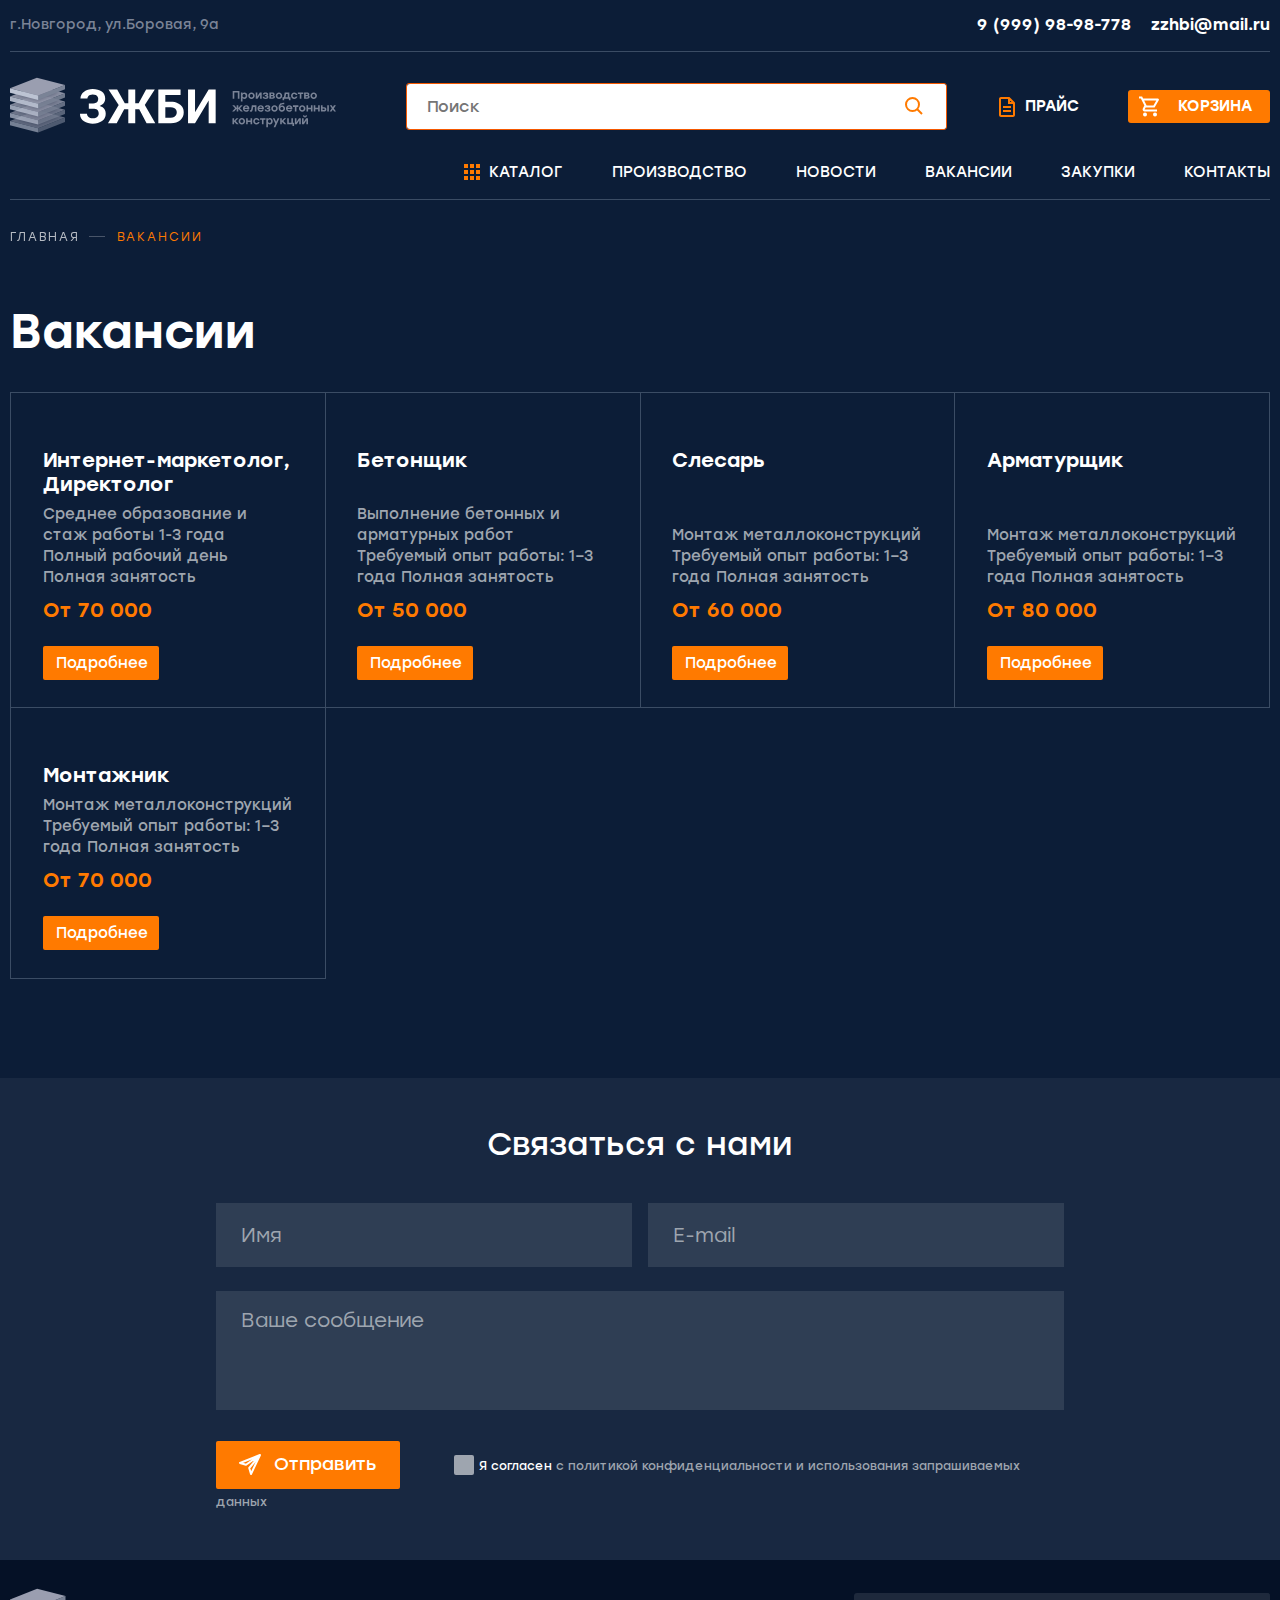
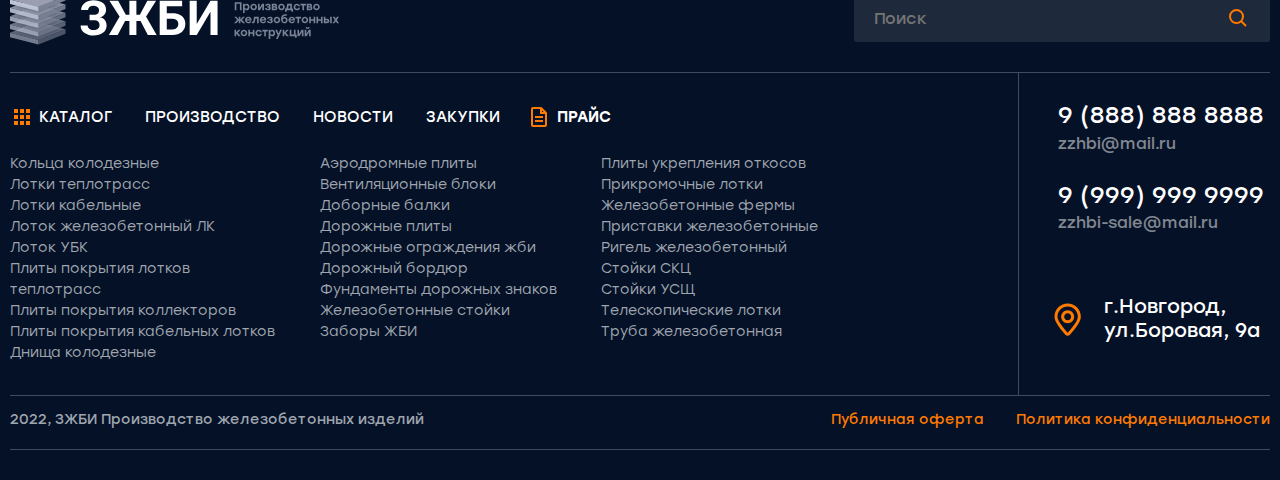
<file: vacancies.html>
<!DOCTYPE html>
<html lang="ru">

<head>
   <meta charset="UTF-8">
   <meta http-equiv="X-UA-Compatible" content="IE=edge">
   <meta name="viewport" content="width=device-width, initial-scale=1.0">
   <title>Вакансии</title>
   <link rel="stylesheet" href="css/style.min.css">
</head>

<body>


   <div class="wrapper">
      <div class="btn__up">&uarr;</div>
      <header class="header header-catalog">
         <div class="header__inner">
            <div class="header__page">
               <div class="container">
                  <div class="header__top header__top-catalog">
                     <img class="logo__img-mobile" src="images/logo-mobile.svg" alt="логотип">
                     <p class="header__top-address">
                        г.Новгород, ул.Боровая, 9а
                     </p>
                     <div class="header__top-contacts">
                        <a class="top-contacts__phone" href="tel:99999898778">9 (999) 98-98-778</a>
                        <a class="top-contacts__phone-mobile" href="tel:99999898778">
                           <img class="mobile__phone-img" src="images/icons/phone.svg" alt="иконка мобильного телефона">
                        </a>
                        <a class="top-contacts__mail" href="mailto:zzhbi@mail.ru">zzhbi@mail.ru</a>
                        <a class="top-contacts__mail-mobile" href="mailto:zzhbi@mail.ru">
                           <img class="mobile__mail-img" src="images/icons/mail.svg" alt="иконка эл.почты">
                        </a>
                     </div>
                     <button type="button" class="icon-menu"><span></span></button>
                  </div>
                  <div class="header__body">
                     <div class="header__body-inner">
                        <a class="header__logo-link" href="#">
                           <img class="logo__img" src="images/logo.svg " alt="логотип"
                              data-da=".header__top,1000,first">
                        </a>
                        <div class="header__body-search">
                           <div class="header__body-search-top">
                              <div class="search-header__box" data-da=".menu__list,400,first">
                                 <form class="search-header" action="#">
                                    <input class="search-header__input" type="text" placeholder="Поиск">
                                    <button class="search-header__button" type="submit">
                                       <img class="search-button__img" src="images/icons/search.svg" alt="иконка поиск">
                                    </button>
                                 </form>
                              </div>
                           </div>
                           <div class="header__body-search-bottom">
                              <a class="header__body-price" href="#" data-da=".menu__list,600,first">Прайс</a>
                              <a class="header__basket-btn" href="#" data-da=".menu__list,450,first">Корзина</a>
                           </div>
                        </div>
                     </div>
                  </div>
                  <div class="header__bottom">
                     <nav class="menu">
                        <ul class="menu__list" data-da=".header__top,700,last">
                           <li class="menu__item menu__item-catalog">
                              <a class=" menu__link-catalog" href="#">
                                 <svg width="24" height="24" viewBox="0 0 24 24" fill="none"
                                    xmlns="http://www.w3.org/2000/svg">
                                    <path
                                       d="M5 5H7V7H5V5ZM5 11H7V13H5V11ZM5 17H7V19H5V17ZM11 5H13V7H11V5ZM11 11H13V13H11V11ZM11 17H13V19H11V17ZM17 5H19V7H17V5ZM17 11H19V13H17V11ZM17 17H19V19H17V17Z"
                                       stroke="#FF7A00" stroke-width="2" />
                                 </svg>
                              </a>
                              <a class="menu__link menu__link-catalog" href="catalog.html">
                                 Каталог
                              </a>
                           </li>
                           <li class="menu__item">
                              <a class="menu__link " href="production-page.html">Производство</a>
                           </li>
                           <li class="menu__item">
                              <a class="menu__link" href="news-page.html">Новости</a>
                           </li>
                           <li class="menu__item">
                              <a class="menu__link" href="vacancies.html">Вакансии</a>
                           </li>
                           <li class="menu__item">
                              <a class="menu__link" href="purchases.html">Закупки</a>
                           </li>
                           <li class="menu__item">
                              <a class="menu__link" href="contacts-page.html">Контакты</a>
                           </li>
                        </ul>
                     </nav>
                  </div>
               </div>
            </div>
         </div>
      </header>

      <div class="breadcrumbs">
         <div class="container">
            <div class="breadcrumbs__inner">
               <ul class="breadcrumbs__list mobile-overflow ">
                  <li class="breadcrumbs__list-item">
                     <a class="breadcrumbs__list-item-link breadcrumbs__list-item-link--great "
                        href="index.html">Главная</a>
                  </li>
                  <li class="breadcrumbs__list-item">
                     <span class="breadcrumbs__list-item-link--orange">Вакансии</span>
                  </li>
               </ul>
            </div>
         </div>
      </div>

      <main class="main">

         <section class="vacancies">
            <div class="container">
               <div class="pages-big-title__block">
                  <h2 class="section-big__title">
                     Вакансии
                  </h2>
               </div>
               <div class="vacancies__inner">
                  <div class="catalog__card-items">
                     <div class="catalog__item-card vacancies__card-item">
                        <div class="catalog-card__item  card__price-not-available ">
                           <div class="catalog-card__body">
                              <a class="catalog-card__sale-wrapper" href="#">
                                 <h3 class="card__title  vacancies__title">Интернет-маркетолог, Директолог</h3>
                                 <div class="card__description">
                                    <div class="card__description-size vacancies-card__description">
                                       Среднее образование и стаж работы 1-3 года
                                       Полный рабочий день
                                       Полная занятость
                                    </div>
                                    <p class="card__price-request">
                                       От 70 000
                                    </p>
                                 </div>
                              </a>
                              <a class="card__btn-request" href="#">Подробнее</a>
                           </div>
                        </div>
                     </div>
                     <div class="catalog__item-card vacancies__card-item">
                        <div class="catalog-card__item  card__price-not-available ">
                           <div class="catalog-card__body">
                              <a class="catalog-card__sale-wrapper" href="#">
                                 <h3 class="card__title  vacancies__title">бетонщик</h3>
                                 <div class="card__description">
                                    <div class="card__description-size vacancies-card__description">
                                       Выполнение бетонных и арматурных работ
                                       Требуемый опыт работы: 1–3 года
                                       Полная занятость
                                    </div>
                                    <p class="card__price-request">
                                       От 50 000
                                    </p>
                                 </div>
                              </a>
                              <a class="card__btn-request" href="#">Подробнее</a>
                           </div>
                        </div>
                     </div>
                     <div class="catalog__item-card vacancies__card-item">
                        <div class="catalog-card__item  card__price-not-available ">
                           <div class="catalog-card__body">
                              <a class="catalog-card__sale-wrapper" href="#">
                                 <h3 class="card__title  vacancies__title">Слесарь</h3>
                                 <div class="card__description">
                                    <div class="card__description-size vacancies-card__description">
                                       Монтаж металлоконструкций
                                       Требуемый опыт работы: 1–3 года
                                       Полная занятость
                                    </div>
                                    <p class="card__price-request">
                                       От 60 000
                                    </p>
                                 </div>
                              </a>
                              <a class="card__btn-request" href="#">Подробнее</a>
                           </div>
                        </div>
                     </div>
                     <div class="catalog__item-card vacancies__card-item">
                        <div class="catalog-card__item  card__price-not-available ">
                           <div class="catalog-card__body">
                              <a class="catalog-card__sale-wrapper" href="#">
                                 <h3 class="card__title  vacancies__title">Арматурщик</h3>
                                 <div class="card__description">
                                    <div class="card__description-size vacancies-card__description">
                                       Монтаж металлоконструкций
                                       Требуемый опыт работы: 1–3 года
                                       Полная занятость
                                    </div>
                                    <p class="card__price-request">
                                       От 80 000
                                    </p>
                                 </div>
                              </a>
                              <a class="card__btn-request" href="#">Подробнее</a>
                           </div>
                        </div>
                     </div>
                     <div class="catalog__item-card vacancies__card-item">
                        <div class="catalog-card__item  card__price-not-available ">
                           <div class="catalog-card__body">
                              <a class="catalog-card__sale-wrapper" href="#">
                                 <h3 class="card__title  vacancies__title">монтажник</h3>
                                 <div class="card__description">
                                    <div class="card__description-size vacancies-card__description">
                                       Монтаж металлоконструкций
                                       Требуемый опыт работы: 1–3 года
                                       Полная занятость
                                    </div>
                                    <p class="card__price-request">
                                       От 70 000
                                    </p>
                                 </div>
                              </a>
                              <a class="card__btn-request" href="#">Подробнее</a>
                           </div>
                        </div>
                     </div>
                  </div>
               </div>
            </div>
         </section>





         <section class="contacs">
            <div class="container">
               <div class="contacs__inner">
                  <div class="section-title__block contacs-title__block">
                     <h2 class="section-title contacs-title">
                        Связаться с нами
                     </h2>
                  </div>
                  <form class="contacs__form" action="#">
                     <input class="contacs__input" type="text" placeholder="Имя">
                     <input class="contacs__input" type="text" placeholder="E-mail">
                     <textarea class="contacs__textarea" placeholder="Ваше сообщение"></textarea>
                     <button class="contacs__btn" type="submit">Отправить</button>
                     <label class="contacs__label">
                        <input class="contacs__chekbox" type="checkbox">
                        <span class="contacs__chekbox-style"></span>
                        Я согласен
                     </label>
                     <a class="contacs__chekbox-agreement" href="#">с политикой конфиденциальности и использования
                        запрашиваемых данных</a>
                  </form>
               </div>
            </div>
         </section>

      </main>

      <footer class="footer">
         <div class="container">
            <div class="footer__inner">
               <div class="footer__top">
                  <a class="footer__logo-link" href="#">
                     <img class="footer__logo" src="images/logo.svg" alt="логотип">
                  </a>
                  <div class="search-footer__box">
                     <form class="search-footer" action="#">
                        <input class="search-footer__input" type="text" placeholder="Поиск">
                        <button class="search-footer__button" type="submit">
                           <img class="search-button__img" src="images/icons/search.svg" alt="иконка поиск">
                        </button>
                     </form>
                  </div>
               </div>

               <div class="footer__body">
                  <div class="footer__body-content">
                     <nav class="menu footer__menu ">
                        <ul class="footer-menu__list ">
                           <li class=" menu__item-catalog footer-menu__item footer-menu__item-catalog">
                              <a class=" menu__link-catalog  footer-menu__link-catalog" href="#">
                                 <svg width="24" height="24" viewBox="0 0 24 24" fill="none"
                                    xmlns="http://www.w3.org/2000/svg">
                                    <path
                                       d="M5 5H7V7H5V5ZM5 11H7V13H5V11ZM5 17H7V19H5V17ZM11 5H13V7H11V5ZM11 11H13V13H11V11ZM11 17H13V19H11V17ZM17 5H19V7H17V5ZM17 11H19V13H17V11ZM17 17H19V19H17V17Z"
                                       stroke="#FF7A00" stroke-width="2" />
                                 </svg>
                              </a>
                              <a class="menu__link footer-menu__link  footer-menu__link-catalog" href="#">
                                 Каталог
                              </a>
                           </li>
                           <li class=" footer-menu__item">
                              <a class="menu__link footer-menu__link " href="#">Производство</a>
                           </li>
                           <li class=" footer-menu__item">
                              <a class="menu__link footer-menu__link " href="#">Новости</a>
                           </li>
                           <li class=" footer-menu__item">
                              <a class="menu__link footer-menu__link " href="#">Закупки</a>
                           </li>
                           <li class=" footer-menu__item">
                              <a class="footer-menu__link header__body-price footer__body-price" href="#">Прайс</a>
                           </li>
                        </ul>
                     </nav>

                     <div class="catalog__body catalog__body-actions ">
                        <div class="footer-catalog__items-inner">
                           <div class="catalog__body-inner block" data-spollers="580,max">
                              <button type="button" data-spoller class="catalog-btn block__title">
                                 Плиты покрытия
                              </button>
                              <div class="footer__catalog">
                                 <ul class="footer-catalog__item footer-catalog__item-left">
                                    <li class="footer-catalog__list">
                                       <a class="footer-catalog__link" href="#">кольца колодезные</a>
                                       <a class="footer-catalog__link" href="#">лотки теплотрасс</a>
                                       <a class="footer-catalog__link" href="#">лотки кабельные</a>
                                       <a class="footer-catalog__link" href="#">Лоток железобетонный ЛК</a>
                                       <a class="footer-catalog__link" href="#">Лоток УБК</a>
                                       <a class="footer-catalog__link" href="#">Плиты покрытия лотков теплотрасс</a>
                                       <a class="footer-catalog__link" href="#">Плиты покрытия коллекторов</a>
                                       <a class="footer-catalog__link" href="#">Плиты покрытия кабельных лотков</a>
                                       <a class="footer-catalog__link" href="#">Днища колодезные</a>
                                    </li>
                                 </ul>
                              </div>
                           </div>
                           <div class="catalog__body-inner block" data-spollers="580,max">
                              <button type="button" data-spoller class="catalog-btn block__title">
                                 Железобетонные стойки
                              </button>
                              <div class="footer__catalog">
                                 <ul class="footer-catalog__item footer-catalog__item-centr">
                                    <li class="footer-catalog__list">
                                       <a class="footer-catalog__link" href="#">Аэродромные плиты</a>
                                       <a class="footer-catalog__link" href="#">Вентиляционные блоки</a>
                                       <a class="footer-catalog__link" href="#">Доборные балки</a>
                                       <a class="footer-catalog__link" href="#">Дорожные плиты</a>
                                       <a class="footer-catalog__link" href="#">Дорожные ограждения жби</a>
                                       <a class="footer-catalog__link" href="#">Дорожный бордюр</a>
                                       <a class="footer-catalog__link" href="#">Фундаменты дорожных знаков</a>
                                       <a class="footer-catalog__link" href="#">Железобетонные стойки</a>
                                       <a class="footer-catalog__link" href="#">Заборы ЖБИ</a>
                                    </li>
                                 </ul>
                              </div>
                           </div>
                           <div class="catalog__body-inner block" data-spollers="580,max">
                              <button type="button" data-spoller class="catalog-btn block__title">
                                 Плиты укрепления откосов
                              </button>
                              <div class="footer__catalog">
                                 <ul class="footer-catalog__item footer-catalog__item-right">
                                    <li class="footer-catalog__list">
                                       <a class="footer-catalog__link" href="#">Плиты укрепления откосов</a>
                                       <a class="footer-catalog__link" href="#">Прикромочные лотки</a>
                                       <a class="footer-catalog__link" href="#">Железобетонные фермы</a>
                                       <a class="footer-catalog__link" href="#">Приставки железобетонные</a>
                                       <a class="footer-catalog__link" href="#">Ригель железобетонный</a>
                                       <a class="footer-catalog__link" href="#">Стойки СКЦ</a>
                                       <a class="footer-catalog__link" href="#">Стойки УСЩ</a>
                                       <a class="footer-catalog__link" href="#">Телескопические лотки</a>
                                       <a class="footer-catalog__link" href="#">Труба железобетонная</a>
                                    </li>
                                 </ul>
                              </div>
                           </div>
                        </div>
                     </div>

                  </div>
                  <div class="footer__body-contacts" data-da=".footer__bottom,820,first">
                     <div class="footer__phone-box">
                        <a class="footer__phone" href="tel:98888888888">9 (888) 888 8888</a>
                        <a class="footer__mail" href="mailto:zzhbi@mail.ru">zzhbi@mail.ru</a>
                     </div>
                     <div class="footer__phone-box">
                        <a class="footer__phone" href="tel:99999999999">9 (999) 999 9999</a>
                        <a class="footer__mail" href="mailto:zzhbi-sale@mail.ru">zzhbi-sale@mail.ru</a>
                     </div>
                     <div class="footer__address">
                        <p class="footer__address-city">г.Новгород, </p>
                        <p class="footer__address-street">ул.Боровая, 9а</p>
                     </div>
                  </div>
               </div>
               <div class="footer__bottom">
                  <div class="footer__bottom-inner">
                     <p class="copy">2022, ЗЖБИ Производство железобетонных изделий</p>
                     <div class="politics-box">
                        <a class="politics__link" href="#">Публичная оферта</a>
                        <a class="politics__link" href="#">Политика конфиденциальности</a>
                     </div>
                  </div>
               </div>
            </div>
         </div>
      </footer>

   </div>

   <script src="https://ajax.googleapis.com/ajax/libs/jquery/3.4.1/jquery.min.js"></script>
   <script src="js/more.js"></script>
   <script src="js/main.min.js"></script>
</body>

</html>
</file>
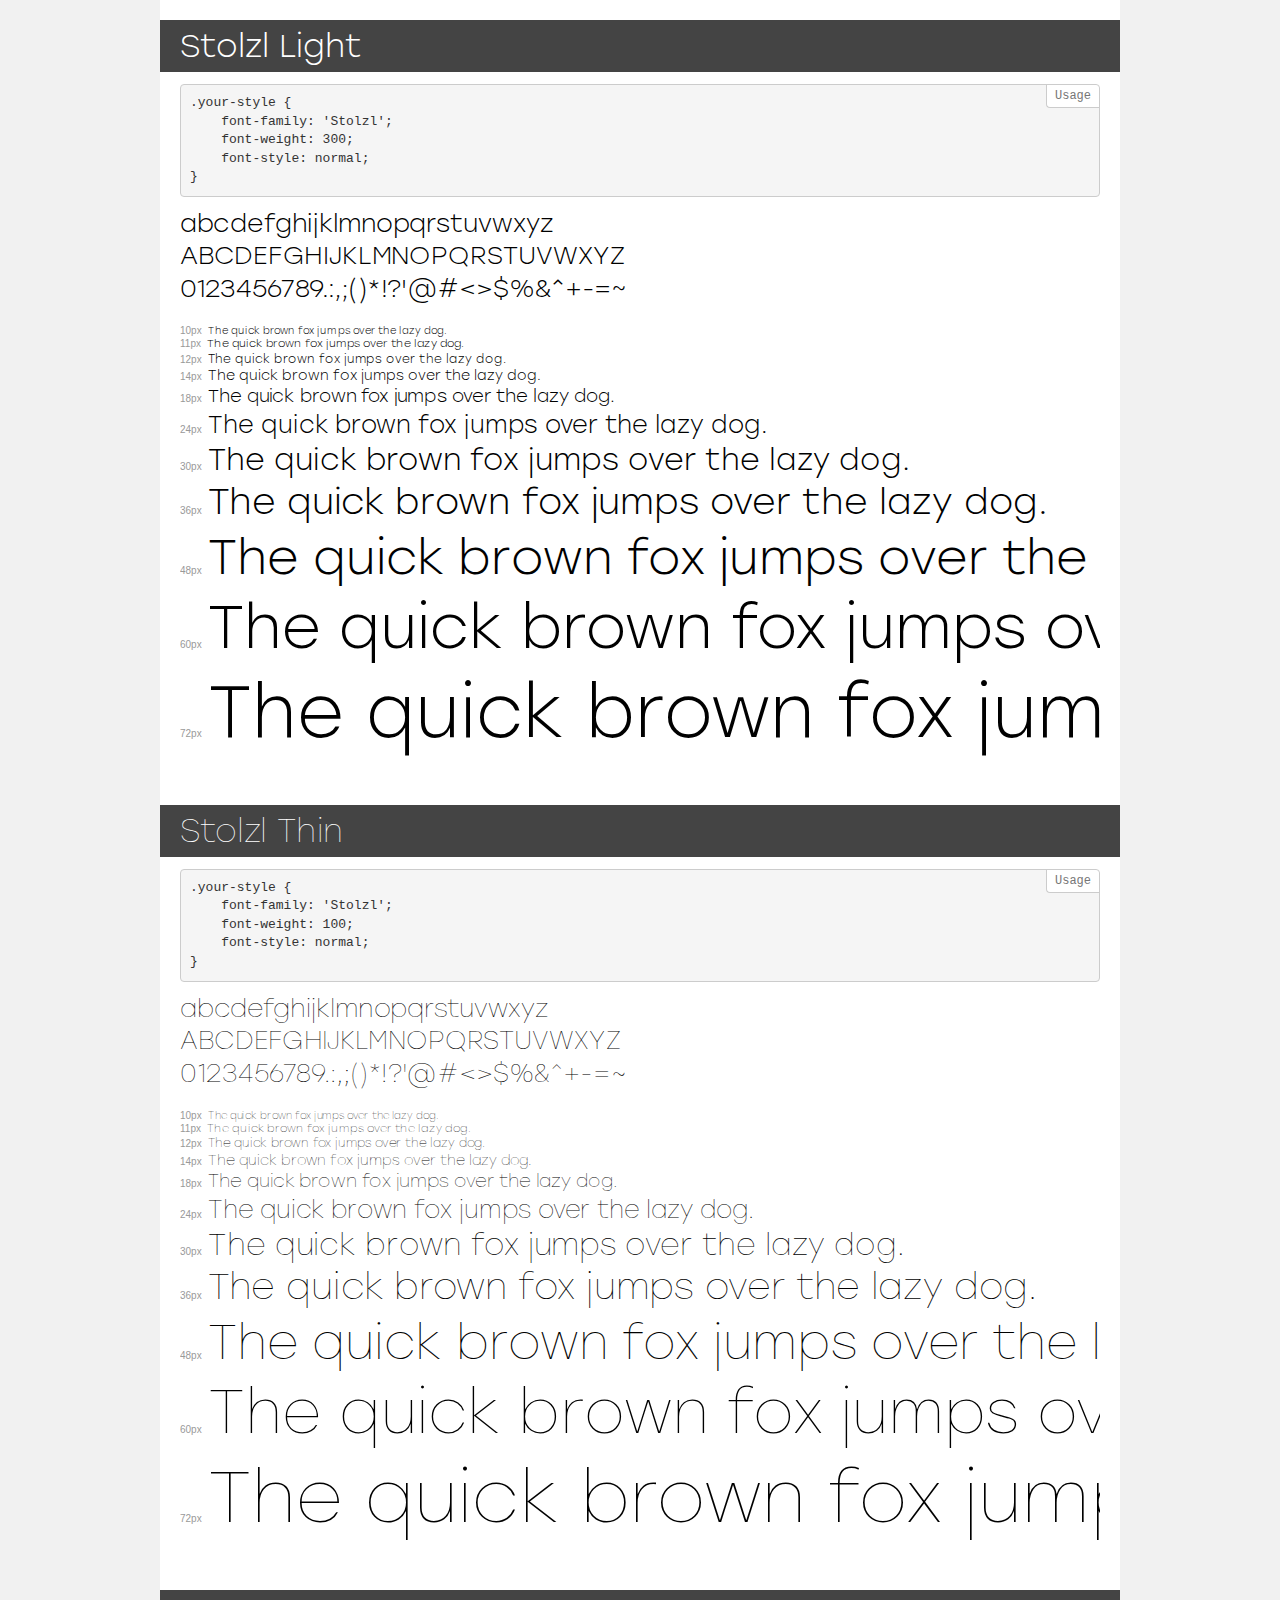
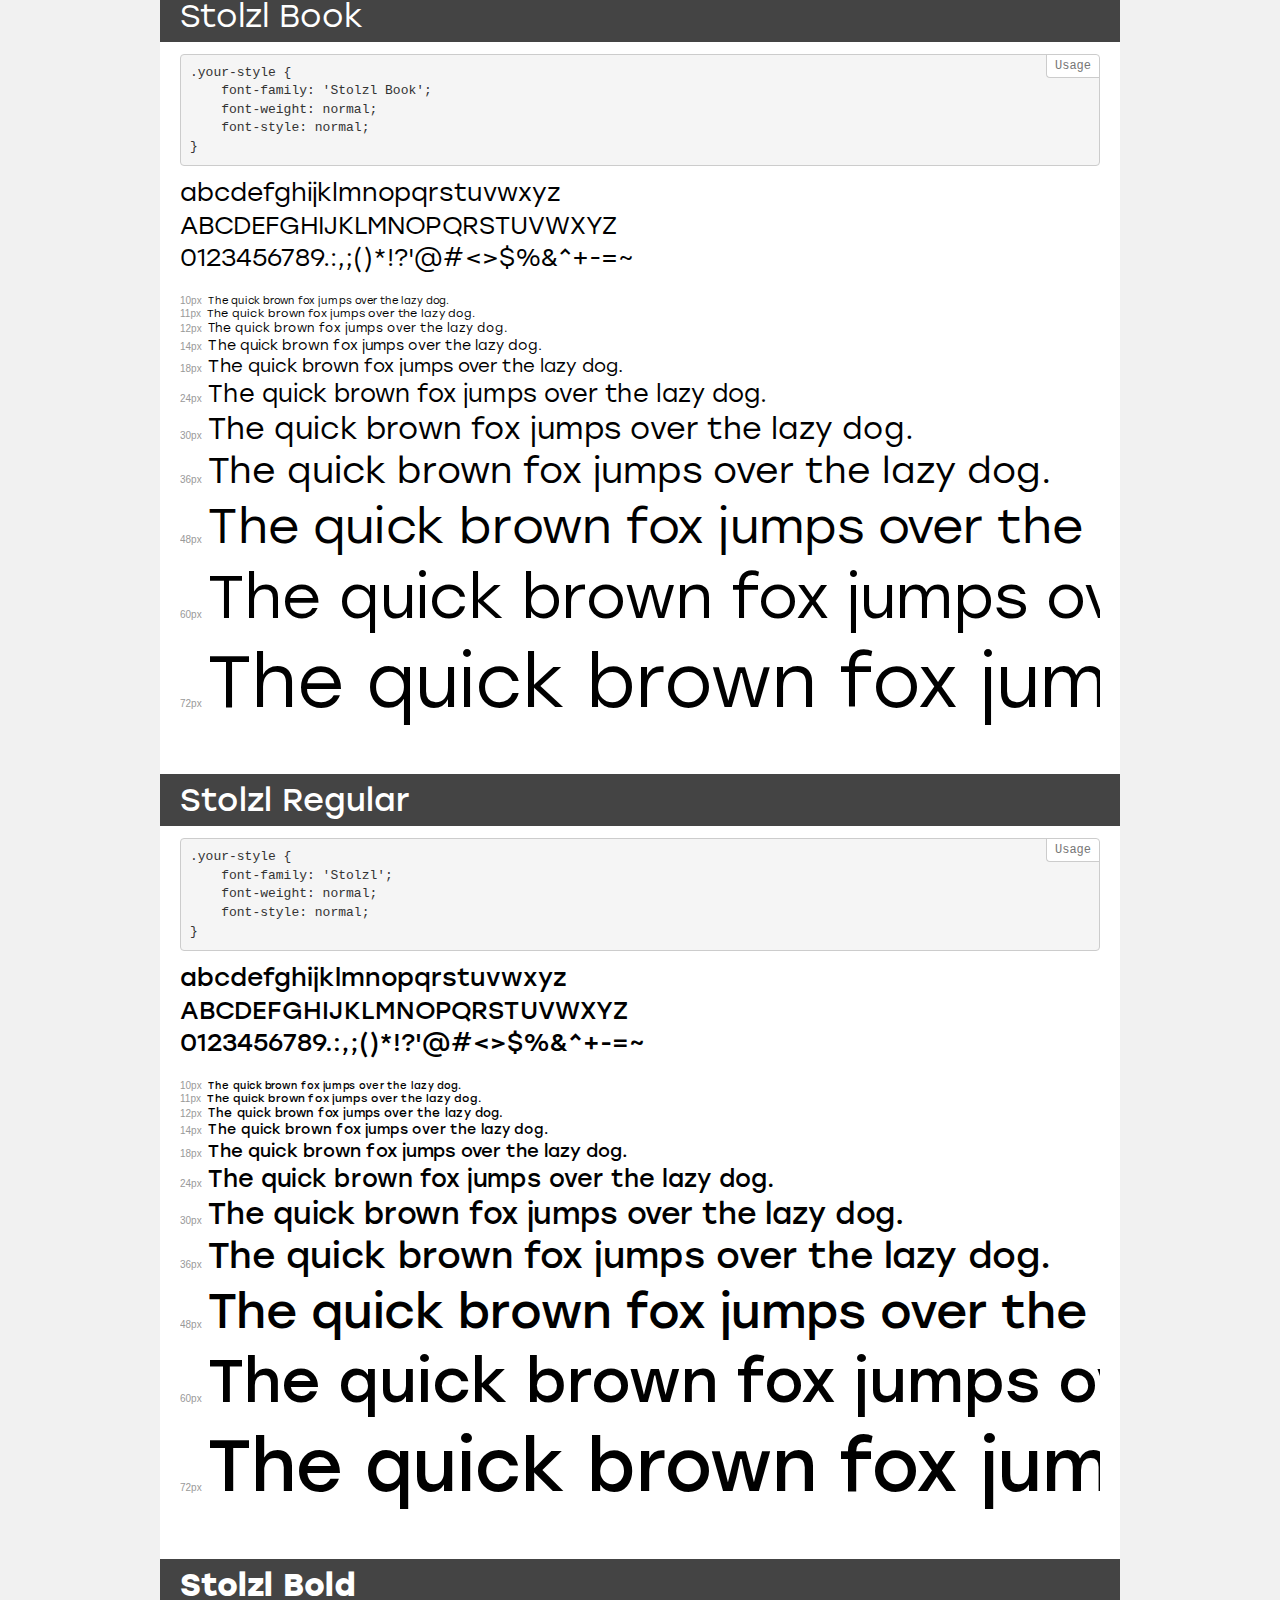
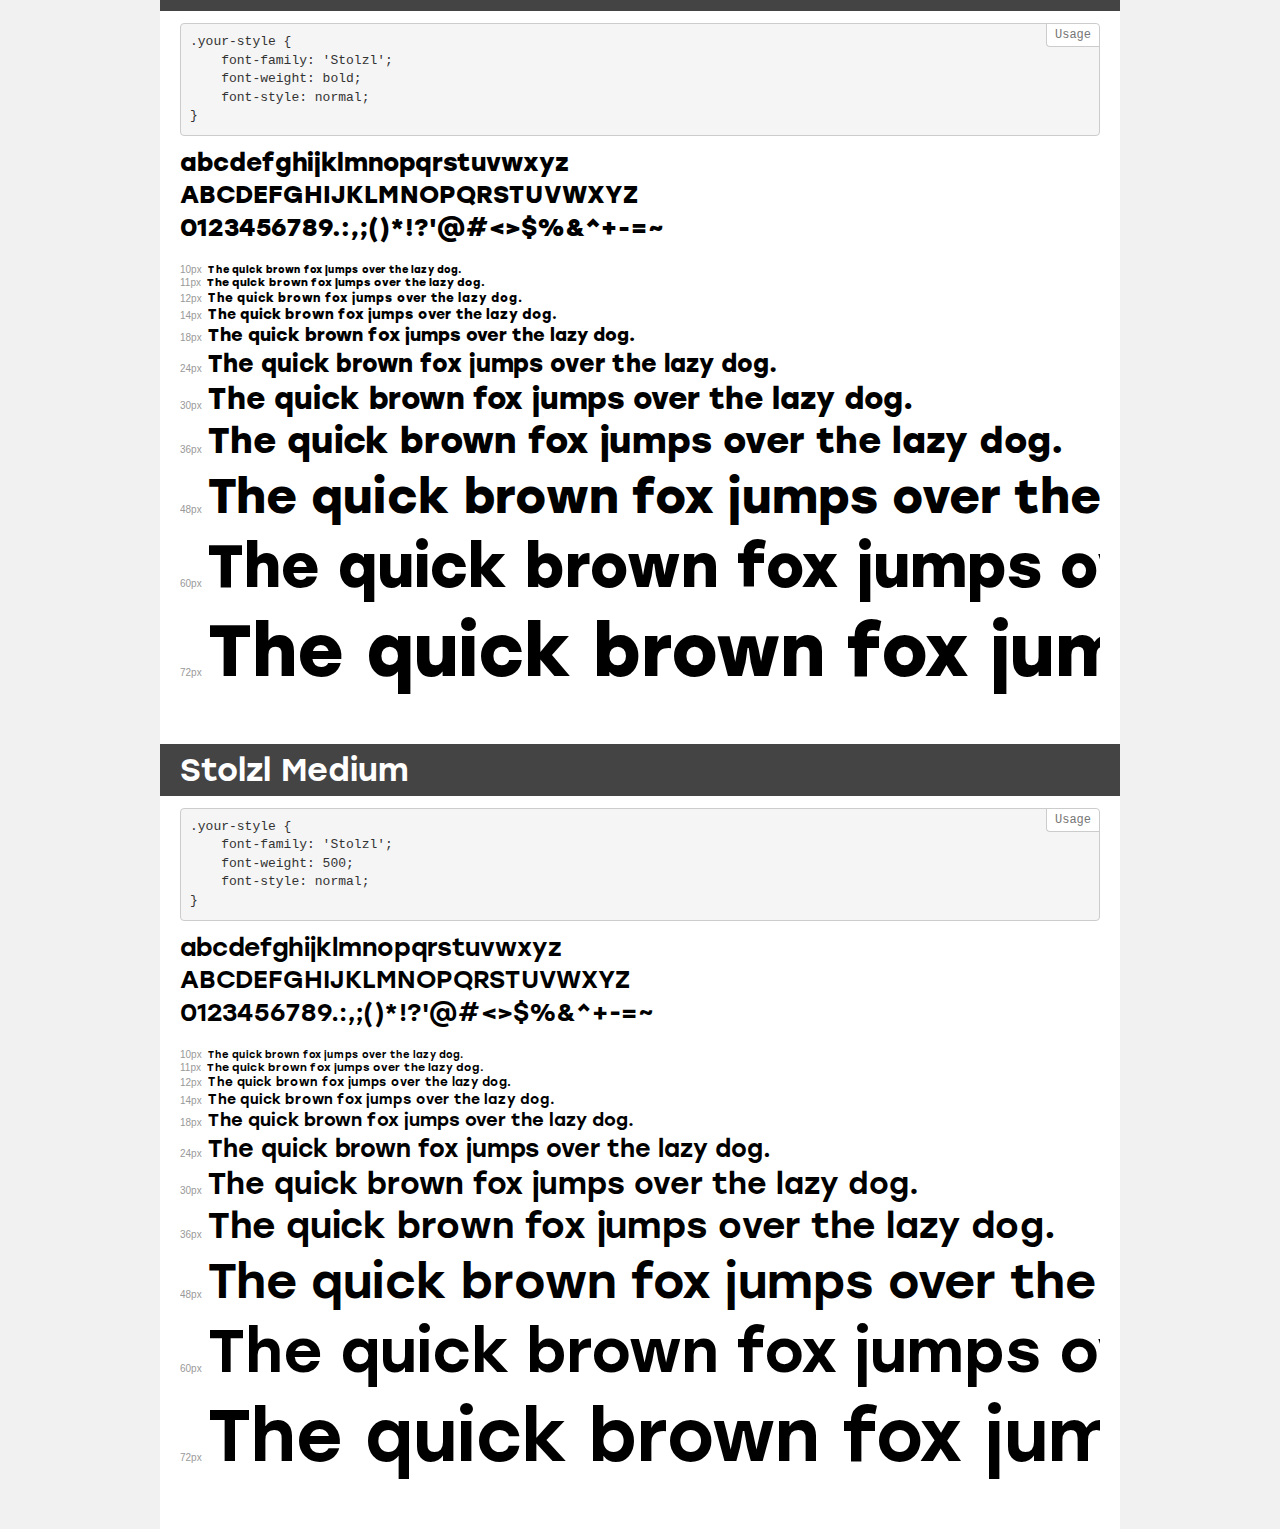
<file: fonts/demo.html>
<!DOCTYPE html>
<html>
<head>
    <meta charset="utf-8">
    <meta http-equiv="X-UA-Compatible" content="IE=edge">
    <meta name="viewport" content="width=device-width, initial-scale=1">
    <meta name="robots" content="noindex, noarchive">
    <meta name="format-detection" content="telephone=no">
    <title>Transfonter demo</title>
    <link href="stylesheet.css" rel="stylesheet">
    <style>
        /*
        http://meyerweb.com/eric/tools/css/reset/
        v2.0 | 20110126
        License: none (public domain)
        */
        html, body, div, span, applet, object, iframe,
        h1, h2, h3, h4, h5, h6, p, blockquote, pre,
        a, abbr, acronym, address, big, cite, code,
        del, dfn, em, img, ins, kbd, q, s, samp,
        small, strike, strong, sub, sup, tt, var,
        b, u, i, center,
        dl, dt, dd, ol, ul, li,
        fieldset, form, label, legend,
        table, caption, tbody, tfoot, thead, tr, th, td,
        article, aside, canvas, details, embed,
        figure, figcaption, footer, header, hgroup,
        menu, nav, output, ruby, section, summary,
        time, mark, audio, video {
            margin: 0;
            padding: 0;
            border: 0;
            font-size: 100%;
            font: inherit;
            vertical-align: baseline;
        }
        /* HTML5 display-role reset for older browsers */
        article, aside, details, figcaption, figure,
        footer, header, hgroup, menu, nav, section {
            display: block;
        }
        body {
            line-height: 1;
        }
        ol, ul {
            list-style: none;
        }
        blockquote, q {
            quotes: none;
        }
        blockquote:before, blockquote:after,
        q:before, q:after {
            content: '';
            content: none;
        }
        table {
            border-collapse: collapse;
            border-spacing: 0;
        }
        /* common styles */
        body {
            background: #f1f1f1;
            color: #000;
        }
        .page {
            background: #fff;
            width: 920px;
            margin: 0 auto;
            padding: 20px 20px 0 20px;
            overflow: hidden;
        }
        .font-container {
            overflow-x: auto;
            overflow-y: hidden;
            margin-bottom: 40px;
            line-height: 1.3;
            white-space: nowrap;
            padding-bottom: 5px;
        }
        h1 {
            position: relative;
            background: #444;
            font-size: 32px;
            color: #fff;
            padding: 10px 20px;
            margin: 0 -20px 12px -20px;
        }
        .letters {
            font-size: 25px;
            margin-bottom: 20px;
        }
        .s10:before {
            content: '10px';
        }
        .s11:before {
            content: '11px';
        }
        .s12:before {
            content: '12px';
        }
        .s14:before {
            content: '14px';
        }
        .s18:before {
            content: '18px';
        }
        .s24:before {
            content: '24px';
        }
        .s30:before {
            content: '30px';
        }
        .s36:before {
            content: '36px';
        }
        .s48:before {
            content: '48px';
        }
        .s60:before {
            content: '60px';
        }
        .s72:before {
            content: '72px';
        }
        .s10:before, .s11:before, .s12:before, .s14:before,
        .s18:before, .s24:before, .s30:before, .s36:before,
        .s48:before, .s60:before, .s72:before {
            font-family: Arial, sans-serif;
            font-size: 10px;
            font-weight: normal;
            font-style: normal;
            color: #999;
            padding-right: 6px;
        }
        pre {
            display: block;
            position: relative;
            padding: 9px;
            margin: 0 0 10px;
            font-family: Monaco, Menlo, Consolas, "Courier New", monospace !important;
            font-size: 13px;
            line-height: 1.428571429;
            color: #333;
            font-weight: normal !important;
            font-style: normal !important;
            background-color: #f5f5f5;
            border: 1px solid #ccc;
            overflow-x: auto;
            border-radius: 4px;
        }
        pre:after {
            display: block;
            position: absolute;
            right: 0;
            top: 0;
            content: 'Usage';
            line-height: 1;
            padding: 5px 8px;
            font-size: 12px;
            color: #767676;
            background-color: #fff;
            border: 1px solid #ccc;
            border-right: none;
            border-top: none;
            border-radius: 0 4px 0 4px;
            z-index: 10;
        }
        /* responsive */
        @media (max-width: 959px) {
            .page {
                width: auto;
                margin: 0;
            }
        }
    </style>
</head>
<body>
<div class="page">
    <div class="demo" style="font-family: 'Stolzl'; font-weight: 300; font-style: normal;">
        <h1>Stolzl Light</h1>
        <pre>.your-style {
    font-family: 'Stolzl';
    font-weight: 300;
    font-style: normal;
}</pre>
        <div class="font-container">
            <p class="letters">
                abcdefghijklmnopqrstuvwxyz<br>
ABCDEFGHIJKLMNOPQRSTUVWXYZ<br>
                0123456789.:,;()*!?'@#<>$%&^+-=~
            </p>
            <p class="s10" style="font-size: 10px;">The quick brown fox jumps over the lazy dog.</p>
            <p class="s11" style="font-size: 11px;">The quick brown fox jumps over the lazy dog.</p>
            <p class="s12" style="font-size: 12px;">The quick brown fox jumps over the lazy dog.</p>
            <p class="s14" style="font-size: 14px;">The quick brown fox jumps over the lazy dog.</p>
            <p class="s18" style="font-size: 18px;">The quick brown fox jumps over the lazy dog.</p>
            <p class="s24" style="font-size: 24px;">The quick brown fox jumps over the lazy dog.</p>
            <p class="s30" style="font-size: 30px;">The quick brown fox jumps over the lazy dog.</p>
            <p class="s36" style="font-size: 36px;">The quick brown fox jumps over the lazy dog.</p>
            <p class="s48" style="font-size: 48px;">The quick brown fox jumps over the lazy dog.</p>
            <p class="s60" style="font-size: 60px;">The quick brown fox jumps over the lazy dog.</p>
            <p class="s72" style="font-size: 72px;">The quick brown fox jumps over the lazy dog.</p>
        </div>
    </div>
    <div class="demo" style="font-family: 'Stolzl'; font-weight: 100; font-style: normal;">
        <h1>Stolzl Thin</h1>
        <pre>.your-style {
    font-family: 'Stolzl';
    font-weight: 100;
    font-style: normal;
}</pre>
        <div class="font-container">
            <p class="letters">
                abcdefghijklmnopqrstuvwxyz<br>
ABCDEFGHIJKLMNOPQRSTUVWXYZ<br>
                0123456789.:,;()*!?'@#<>$%&^+-=~
            </p>
            <p class="s10" style="font-size: 10px;">The quick brown fox jumps over the lazy dog.</p>
            <p class="s11" style="font-size: 11px;">The quick brown fox jumps over the lazy dog.</p>
            <p class="s12" style="font-size: 12px;">The quick brown fox jumps over the lazy dog.</p>
            <p class="s14" style="font-size: 14px;">The quick brown fox jumps over the lazy dog.</p>
            <p class="s18" style="font-size: 18px;">The quick brown fox jumps over the lazy dog.</p>
            <p class="s24" style="font-size: 24px;">The quick brown fox jumps over the lazy dog.</p>
            <p class="s30" style="font-size: 30px;">The quick brown fox jumps over the lazy dog.</p>
            <p class="s36" style="font-size: 36px;">The quick brown fox jumps over the lazy dog.</p>
            <p class="s48" style="font-size: 48px;">The quick brown fox jumps over the lazy dog.</p>
            <p class="s60" style="font-size: 60px;">The quick brown fox jumps over the lazy dog.</p>
            <p class="s72" style="font-size: 72px;">The quick brown fox jumps over the lazy dog.</p>
        </div>
    </div>
    <div class="demo" style="font-family: 'Stolzl Book'; font-weight: normal; font-style: normal;">
        <h1>Stolzl Book</h1>
        <pre>.your-style {
    font-family: 'Stolzl Book';
    font-weight: normal;
    font-style: normal;
}</pre>
        <div class="font-container">
            <p class="letters">
                abcdefghijklmnopqrstuvwxyz<br>
ABCDEFGHIJKLMNOPQRSTUVWXYZ<br>
                0123456789.:,;()*!?'@#<>$%&^+-=~
            </p>
            <p class="s10" style="font-size: 10px;">The quick brown fox jumps over the lazy dog.</p>
            <p class="s11" style="font-size: 11px;">The quick brown fox jumps over the lazy dog.</p>
            <p class="s12" style="font-size: 12px;">The quick brown fox jumps over the lazy dog.</p>
            <p class="s14" style="font-size: 14px;">The quick brown fox jumps over the lazy dog.</p>
            <p class="s18" style="font-size: 18px;">The quick brown fox jumps over the lazy dog.</p>
            <p class="s24" style="font-size: 24px;">The quick brown fox jumps over the lazy dog.</p>
            <p class="s30" style="font-size: 30px;">The quick brown fox jumps over the lazy dog.</p>
            <p class="s36" style="font-size: 36px;">The quick brown fox jumps over the lazy dog.</p>
            <p class="s48" style="font-size: 48px;">The quick brown fox jumps over the lazy dog.</p>
            <p class="s60" style="font-size: 60px;">The quick brown fox jumps over the lazy dog.</p>
            <p class="s72" style="font-size: 72px;">The quick brown fox jumps over the lazy dog.</p>
        </div>
    </div>
    <div class="demo" style="font-family: 'Stolzl'; font-weight: normal; font-style: normal;">
        <h1>Stolzl Regular</h1>
        <pre>.your-style {
    font-family: 'Stolzl';
    font-weight: normal;
    font-style: normal;
}</pre>
        <div class="font-container">
            <p class="letters">
                abcdefghijklmnopqrstuvwxyz<br>
ABCDEFGHIJKLMNOPQRSTUVWXYZ<br>
                0123456789.:,;()*!?'@#<>$%&^+-=~
            </p>
            <p class="s10" style="font-size: 10px;">The quick brown fox jumps over the lazy dog.</p>
            <p class="s11" style="font-size: 11px;">The quick brown fox jumps over the lazy dog.</p>
            <p class="s12" style="font-size: 12px;">The quick brown fox jumps over the lazy dog.</p>
            <p class="s14" style="font-size: 14px;">The quick brown fox jumps over the lazy dog.</p>
            <p class="s18" style="font-size: 18px;">The quick brown fox jumps over the lazy dog.</p>
            <p class="s24" style="font-size: 24px;">The quick brown fox jumps over the lazy dog.</p>
            <p class="s30" style="font-size: 30px;">The quick brown fox jumps over the lazy dog.</p>
            <p class="s36" style="font-size: 36px;">The quick brown fox jumps over the lazy dog.</p>
            <p class="s48" style="font-size: 48px;">The quick brown fox jumps over the lazy dog.</p>
            <p class="s60" style="font-size: 60px;">The quick brown fox jumps over the lazy dog.</p>
            <p class="s72" style="font-size: 72px;">The quick brown fox jumps over the lazy dog.</p>
        </div>
    </div>
    <div class="demo" style="font-family: 'Stolzl'; font-weight: bold; font-style: normal;">
        <h1>Stolzl Bold</h1>
        <pre>.your-style {
    font-family: 'Stolzl';
    font-weight: bold;
    font-style: normal;
}</pre>
        <div class="font-container">
            <p class="letters">
                abcdefghijklmnopqrstuvwxyz<br>
ABCDEFGHIJKLMNOPQRSTUVWXYZ<br>
                0123456789.:,;()*!?'@#<>$%&^+-=~
            </p>
            <p class="s10" style="font-size: 10px;">The quick brown fox jumps over the lazy dog.</p>
            <p class="s11" style="font-size: 11px;">The quick brown fox jumps over the lazy dog.</p>
            <p class="s12" style="font-size: 12px;">The quick brown fox jumps over the lazy dog.</p>
            <p class="s14" style="font-size: 14px;">The quick brown fox jumps over the lazy dog.</p>
            <p class="s18" style="font-size: 18px;">The quick brown fox jumps over the lazy dog.</p>
            <p class="s24" style="font-size: 24px;">The quick brown fox jumps over the lazy dog.</p>
            <p class="s30" style="font-size: 30px;">The quick brown fox jumps over the lazy dog.</p>
            <p class="s36" style="font-size: 36px;">The quick brown fox jumps over the lazy dog.</p>
            <p class="s48" style="font-size: 48px;">The quick brown fox jumps over the lazy dog.</p>
            <p class="s60" style="font-size: 60px;">The quick brown fox jumps over the lazy dog.</p>
            <p class="s72" style="font-size: 72px;">The quick brown fox jumps over the lazy dog.</p>
        </div>
    </div>
    <div class="demo" style="font-family: 'Stolzl'; font-weight: 500; font-style: normal;">
        <h1>Stolzl Medium</h1>
        <pre>.your-style {
    font-family: 'Stolzl';
    font-weight: 500;
    font-style: normal;
}</pre>
        <div class="font-container">
            <p class="letters">
                abcdefghijklmnopqrstuvwxyz<br>
ABCDEFGHIJKLMNOPQRSTUVWXYZ<br>
                0123456789.:,;()*!?'@#<>$%&^+-=~
            </p>
            <p class="s10" style="font-size: 10px;">The quick brown fox jumps over the lazy dog.</p>
            <p class="s11" style="font-size: 11px;">The quick brown fox jumps over the lazy dog.</p>
            <p class="s12" style="font-size: 12px;">The quick brown fox jumps over the lazy dog.</p>
            <p class="s14" style="font-size: 14px;">The quick brown fox jumps over the lazy dog.</p>
            <p class="s18" style="font-size: 18px;">The quick brown fox jumps over the lazy dog.</p>
            <p class="s24" style="font-size: 24px;">The quick brown fox jumps over the lazy dog.</p>
            <p class="s30" style="font-size: 30px;">The quick brown fox jumps over the lazy dog.</p>
            <p class="s36" style="font-size: 36px;">The quick brown fox jumps over the lazy dog.</p>
            <p class="s48" style="font-size: 48px;">The quick brown fox jumps over the lazy dog.</p>
            <p class="s60" style="font-size: 60px;">The quick brown fox jumps over the lazy dog.</p>
            <p class="s72" style="font-size: 72px;">The quick brown fox jumps over the lazy dog.</p>
        </div>
    </div>
</div>
</body>
</html>
</file>
<file: fonts/stylesheet.css>
@font-face {
    font-family: 'Stolzl';
    src: url('Stolzl-Light.eot');
    src: local('Stolzl Light'), local('Stolzl-Light'),
        url('Stolzl-Light.eot?#iefix') format('embedded-opentype'),
        url('Stolzl-Light.woff2') format('woff2'),
        url('Stolzl-Light.woff') format('woff'),
        url('Stolzl-Light.ttf') format('truetype');
    font-weight: 300;
    font-style: normal;
}

@font-face {
    font-family: 'Stolzl';
    src: url('Stolzl-Thin.eot');
    src: local('Stolzl Thin'), local('Stolzl-Thin'),
        url('Stolzl-Thin.eot?#iefix') format('embedded-opentype'),
        url('Stolzl-Thin.woff2') format('woff2'),
        url('Stolzl-Thin.woff') format('woff'),
        url('Stolzl-Thin.ttf') format('truetype');
    font-weight: 100;
    font-style: normal;
}

@font-face {
    font-family: 'Stolzl Book';
    src: url('Stolzl-Book.eot');
    src: local('Stolzl Book'), local('Stolzl-Book'),
        url('Stolzl-Book.eot?#iefix') format('embedded-opentype'),
        url('Stolzl-Book.woff2') format('woff2'),
        url('Stolzl-Book.woff') format('woff'),
        url('Stolzl-Book.ttf') format('truetype');
    font-weight: normal;
    font-style: normal;
}

@font-face {
    font-family: 'Stolzl';
    src: url('Stolzl-Regular.eot');
    src: local('Stolzl Regular'), local('Stolzl-Regular'),
        url('Stolzl-Regular.eot?#iefix') format('embedded-opentype'),
        url('Stolzl-Regular.woff2') format('woff2'),
        url('Stolzl-Regular.woff') format('woff'),
        url('Stolzl-Regular.ttf') format('truetype');
    font-weight: normal;
    font-style: normal;
}

@font-face {
    font-family: 'Stolzl';
    src: url('Stolzl-Bold.eot');
    src: local('Stolzl Bold'), local('Stolzl-Bold'),
        url('Stolzl-Bold.eot?#iefix') format('embedded-opentype'),
        url('Stolzl-Bold.woff2') format('woff2'),
        url('Stolzl-Bold.woff') format('woff'),
        url('Stolzl-Bold.ttf') format('truetype');
    font-weight: bold;
    font-style: normal;
}

@font-face {
    font-family: 'Stolzl';
    src: url('Stolzl-Medium.eot');
    src: local('Stolzl Medium'), local('Stolzl-Medium'),
        url('Stolzl-Medium.eot?#iefix') format('embedded-opentype'),
        url('Stolzl-Medium.woff2') format('woff2'),
        url('Stolzl-Medium.woff') format('woff'),
        url('Stolzl-Medium.ttf') format('truetype');
    font-weight: 500;
    font-style: normal;
}
</file>
<file: css/style.min.css>
html{-webkit-box-sizing:border-box;box-sizing:border-box;height:100%}*,*::after,*::before{-webkit-box-sizing:inherit;box-sizing:inherit}ul[class],ol[class]{padding:0}body,h1,h2,h3,h4,h5,h6,p,ul[class],ol[class],li,figure,figcaption,blockquote,dl,dd{margin:0}ul[class]{list-style:none}img{max-width:100%;display:block}input,button,textarea,select{font:inherit}a{text-decoration:none}@font-face{font-family:'Stolzl';src:url("../fonts/Stolzl-Light.eot");src:local("Stolzl Light"),local("Stolzl-Light"),url("../fonts/Stolzl-Light.eot?#iefix") format("embedded-opentype"),url("../fonts/Stolzl-Light.woff2") format("woff2"),url("../fonts/Stolzl-Light.woff") format("woff"),url("../fonts/Stolzl-Light.ttf") format("truetype");font-weight:300;font-style:normal}@font-face{font-family:'Stolzl';src:url("../fonts/Stolzl-Thin.eot");src:local("Stolzl Thin"),local("Stolzl-Thin"),url("../fonts/Stolzl-Thin.eot?#iefix") format("embedded-opentype"),url("../fonts/Stolzl-Thin.woff2") format("woff2"),url("../fonts/Stolzl-Thin.woff") format("woff"),url("../fonts/Stolzl-Thin.ttf") format("truetype");font-weight:100;font-style:normal}@font-face{font-family:'Stolzl Book';src:url("../fonts/Stolzl-Book.eot");src:local("Stolzl Book"),local("Stolzl-Book"),url("../fonts/Stolzl-Book.eot?#iefix") format("embedded-opentype"),url("../fonts/Stolzl-Book.woff2") format("woff2"),url("../fonts/Stolzl-Book.woff") format("woff"),url("../fonts/Stolzl-Book.ttf") format("truetype");font-weight:normal;font-style:normal}@font-face{font-family:'Stolzl';src:url("../fonts/Stolzl-Regular.eot");src:local("Stolzl Regular"),local("Stolzl-Regular"),url("../fonts/Stolzl-Regular.eot?#iefix") format("embedded-opentype"),url("../fonts/Stolzl-Regular.woff2") format("woff2"),url("../fonts/Stolzl-Regular.woff") format("woff"),url("../fonts/Stolzl-Regular.ttf") format("truetype");font-weight:normal;font-style:normal}@font-face{font-family:'Stolzl';src:url("../fonts/Stolzl-Bold.eot");src:local("Stolzl Bold"),local("Stolzl-Bold"),url("../fonts/Stolzl-Bold.eot?#iefix") format("embedded-opentype"),url("../fonts/Stolzl-Bold.woff2") format("woff2"),url("../fonts/Stolzl-Bold.woff") format("woff"),url("../fonts/Stolzl-Bold.ttf") format("truetype");font-weight:bold;font-style:normal}@font-face{font-family:'Stolzl';src:url("../fonts/Stolzl-Medium.eot");src:local("Stolzl Medium"),local("Stolzl-Medium"),url("../fonts/Stolzl-Medium.eot?#iefix") format("embedded-opentype"),url("../fonts/Stolzl-Medium.woff2") format("woff2"),url("../fonts/Stolzl-Medium.woff") format("woff"),url("../fonts/Stolzl-Medium.ttf") format("truetype");font-weight:500;font-style:normal}.slick-slider{position:relative;display:block;-webkit-box-sizing:border-box;box-sizing:border-box;-webkit-touch-callout:none;-webkit-user-select:none;-moz-user-select:none;-ms-user-select:none;user-select:none;-ms-touch-action:pan-y;touch-action:pan-y;-webkit-tap-highlight-color:transparent}.slick-list{position:relative;overflow:hidden;display:block;margin:0;padding:0}.slick-list:focus{outline:none}.slick-list.dragging{cursor:pointer;cursor:hand}.slick-slider .slick-track,.slick-slider .slick-list{-webkit-transform:translate3d(0, 0, 0);-ms-transform:translate3d(0, 0, 0);transform:translate3d(0, 0, 0)}.slick-track{position:relative;left:0;top:0;display:block;margin-left:auto;margin-right:auto}.slick-track:before,.slick-track:after{content:"";display:table}.slick-track:after{clear:both}.slick-loading .slick-track{visibility:hidden}.slick-slide{float:left;height:100%;min-height:1px;display:none}[dir="rtl"] .slick-slide{float:right}.slick-slide img{display:block}.slick-slide.slick-loading img{display:none}.slick-slide.dragging img{pointer-events:none}.slick-initialized .slick-slide{display:block}.slick-loading .slick-slide{visibility:hidden}.slick-vertical .slick-slide{display:block;height:auto;border:1px solid transparent}.slick-arrow.slick-hidden{display:none}.btn__up{background:rgba(47,62,84,0.8);border:1px solid #BF0000;color:#fff;line-height:50px;height:50px;width:50px;border-radius:30%;text-align:center;position:fixed;right:20px;bottom:10px;cursor:pointer;opacity:0;-webkit-transition:opacity 0.5s;-o-transition:opacity 0.5s;transition:opacity 0.5s;pointer-events:none;z-index:3000;font-size:30px}.btn__up-open{opacity:1;pointer-events:all}.icon-menu{display:none;margin:0;padding:0;border:none;background-color:transparent;position:relative;-webkit-box-flex:0;-ms-flex:0 0 30px;flex:0 0 30px;height:20px;cursor:pointer;z-index:5;width:30px;margin-right:10px}.icon-menu span,.icon-menu::before,.icon-menu::after{-webkit-transition:all 0.3s ease 0s;-o-transition:all 0.3s ease 0s;transition:all 0.3s ease 0s;left:0px;position:absolute;width:100%;height:3px;border-radius:1px;background-color:#FF7A00}.icon-menu::before,.icon-menu::after{content:""}.icon-menu::before{top:0px}.icon-menu::after{bottom:0px}.icon-menu span{top:50%;-webkit-transform:scale(1) translate(0px, -50%);-ms-transform:scale(1) translate(0px, -50%);transform:scale(1) translate(0px, -50%)}.icon-menu.menu-open span{-webkit-transform:scale(0) translate(0px, -50%);-ms-transform:scale(0) translate(0px, -50%);transform:scale(0) translate(0px, -50%)}.menu-open.icon-menu::before{top:50%;-webkit-transform:rotate(-45deg) translate(0px, -50%);-ms-transform:rotate(-45deg) translate(0px, -50%);transform:rotate(-45deg) translate(0px, -50%)}.menu-open.icon-menu::after{bottom:45%;-webkit-transform:rotate(45deg) translate(0px, 50%);-ms-transform:rotate(45deg) translate(0px, 50%);transform:rotate(45deg) translate(0px, 50%)}@media (max-width: 500px){.icon-menu{margin-right:15px}}@media (max-width: 500px){.wrapper{margin-top:60px}}.header{background-color:rgba(6,15,31,0.5);margin-bottom:100px;z-index:100}@media (max-width: 1300px){.header{margin-bottom:calc(45px + 55 * ((100vw - 320px) / 980))}}.header__color-circle{position:relative;overflow:hidden}.header__orange-bg{position:absolute;z-index:-1;top:-30%;right:15%;width:1000px;height:1000px;background:-o-radial-gradient(50% 50%, 50% 50%, rgba(255,123,0,0.5) 0, rgba(196,196,196,0) 100%);background:radial-gradient(50% 50% at 50% 50%, rgba(255,123,0,0.5) 0, rgba(196,196,196,0) 100%)}@media (max-width: 1300px){.header__orange-bg{top:calc(-600px + 397.812 * ((100vw - 320px) / 980));right:calc(-500px + 695 * ((100vw - 320px) / 980))}}@media (max-width: 500px){.header__page{background-color:#0C1D37;padding-bottom:20px}}@media (max-width: 400px){.header__page{background-color:transparent;padding-bottom:0px}}.header__top{display:-webkit-box;display:-ms-flexbox;display:flex;-webkit-box-pack:justify;-ms-flex-pack:justify;justify-content:space-between;-webkit-box-align:center;-ms-flex-align:center;align-items:center;margin-top:13px;margin-bottom:25px;padding-bottom:14px;border-bottom:1px solid #3B4C64}@media (max-width: 1000px){.header__top{margin-bottom:calc(0px + 25 * ((100vw - 320px) / 980))}}@media (max-width: 700px){.header__top{margin-top:5px;padding-bottom:5px}}@media (max-width: 500px){.header__top{position:fixed;top:0;left:0;width:100%;z-index:50;background:#0C1D37;margin-top:0px;margin-left:0px;padding-top:10px;padding-left:10px}.wrapper{margin-top:80px}}@media (max-width: 400px){.header__top{border-bottom:0}}.header__top-address{font-size:14px;line-height:1.17;color:#7A8396}@media (max-width: 870px){.header__top-address{display:none}}@media (max-width: 530px){.header__top-contacts{display:-webkit-box;display:-ms-flexbox;display:flex;-webkit-box-align:center;-ms-flex-align:center;align-items:center}}.top-contacts__phone,.top-contacts__mail{font-family:"Stolzl",sans-serif;font-size:16px;line-height:1.13;color:#fff;font-weight:500;-webkit-transition:all 0.3s;-o-transition:all 0.3s;transition:all 0.3s}@media (max-width: 430px){.top-contacts__phone{display:none}}.top-contacts__mail{margin-left:15px}@media (max-width: 530px){.top-contacts__mail{display:none}}.top-contacts__phone-mobile,.top-contacts__mail-mobile{display:none}@media (max-width: 430px){.top-contacts__phone-mobile{display:block;margin-left:5px;margin-right:10px}.mobile__phone-img{width:30px;height:30px}}@media (max-width: 530px){.top-contacts__mail-mobile{display:inline-block;margin-left:15px;margin-right:15px}.mobile__mail-img{width:30px;height:30px}}.top-contacts__phone:hover,.top-contacts__mail:hover{color:#FF7A00;-webkit-transition:all 0.3s;-o-transition:all 0.3s;transition:all 0.3s}@media (max-width: 700px){.icon-menu{display:block}}.header__body{margin-bottom:25px}@media (max-width: 1000px){.header__body{display:-webkit-box;display:-ms-flexbox;display:flex;-webkit-box-pack:center;-ms-flex-pack:center;justify-content:center;margin-bottom:calc(0px + 25 * ((100vw - 320px) / 980))}}@media (max-width: 1300px){.logo__img{width:calc(165px + 165 * ((100vw - 320px) / 980));height:calc(30px + 29 * ((100vw - 320px) / 980))}}@media (max-width: 700px){.logo__img{display:none}}.header__body-inner{display:-webkit-box;display:-ms-flexbox;display:flex;-webkit-box-pack:justify;-ms-flex-pack:justify;justify-content:space-between;-webkit-box-align:center;-ms-flex-align:center;align-items:center}@media (max-width: 1000px){.header__body-inner{display:-webkit-box;display:-ms-flexbox;display:flex;-webkit-box-pack:justify;-ms-flex-pack:justify;justify-content:space-between;-webkit-box-align:center;-ms-flex-align:center;align-items:center}}@media (max-width: 900px){.header__body-inner{display:-webkit-box;display:-ms-flexbox;display:flex;-webkit-box-pack:end;-ms-flex-pack:end;justify-content:flex-end;-webkit-box-align:center;-ms-flex-align:center;align-items:center}}.logo__img-mobile{display:none}@media (max-width: 700px){.logo__img-mobile{display:block;width:calc(140px + 71 * ((100vw - 320px) / 980));height:calc(37px + 21 * ((100vw - 320px) / 980))}}.header__body-search{display:-webkit-box;display:-ms-flexbox;display:flex}@media (max-width: 400px){.search-header__box{margin-left:10px;margin-right:10px;margin-top:50px}}.search-header{position:relative;border:1px solid #F55800;border-radius:3px;margin-left:15px}@media (max-width: 1000px){.search-header{margin-left:0px}}@media (max-width: 400px){.search-header{display:none}}.search-header__input{border:none;padding:0;outline:none;width:550px;height:45px;border-radius:3px;padding:3px 20px;font-size:18px}@media (max-width: 1300px){.search-header__input{width:calc(0px + 550 * ((100vw - 320px) / 980))}}@media (max-width: 1000px){.search-header__input{width:calc(10px + 1035 * ((100vw - 320px) / 980));height:calc(35px + 10 * ((100vw - 320px) / 980))}}@media (max-width: 900px){.search-header__input{width:calc(25px + 1020 * ((100vw - 320px) / 980))}}@media (max-width: 600px){.search-header__input{width:calc(156px + 889 * ((100vw - 320px) / 980))}}@media (max-width: 450px){.search-header__input{width:calc(330px + 715 * ((100vw - 320px) / 980))}}@media (max-width: 400px){.search-header__input{display:block;width:100%}}.search-header__input::-webkit-input-placeholder{font-size:16px}.search-header__input::-moz-placeholder{font-size:16px}.search-header__input:-ms-input-placeholder{font-size:16px}.search-header__input::-ms-input-placeholder{font-size:16px}.search-header__input::placeholder{font-size:16px}.search-header__button{position:absolute;top:0;right:0;margin:0;padding:0;border:none;background-color:#fff;cursor:pointer;padding:3px 20px;border-top-right-radius:3px;border-bottom-right-radius:3px;height:45px;display:-webkit-box;display:-ms-flexbox;display:flex;-webkit-box-align:center;-ms-flex-align:center;align-items:center;-webkit-box-pack:center;-ms-flex-pack:center;justify-content:center}@media (max-width: 1000px){.search-header__button{height:calc(35px + 10 * ((100vw - 320px) / 980))}}.header__body-search-bottom{display:-webkit-box;display:-ms-flexbox;display:flex;-webkit-box-align:center;-ms-flex-align:center;align-items:center}.header__body-price{position:relative;margin-left:80px;-webkit-transition:all 0.3s;-o-transition:all 0.3s;transition:all 0.3s}@media (max-width: 1300px){.header__body-price{margin-left:calc(0px + 80 * ((100vw - 320px) / 980))}}@media (max-width: 1100px){.header__body-price{margin-left:43px}}@media (max-width: 600px){.header__body-price{margin-left:34px;display:block;padding-top:20px;padding-bottom:5px}}.header__body-price::before{position:absolute;content:url("../images/icons/price.svg");left:-30px;top:-3px;width:24px;height:24px}@media (max-width: 600px){.header__body-price::before{left:-30px;top:15px;display:none}}.header__body-price:hover{color:#FF7A00;-webkit-transition:all 0.3s;-o-transition:all 0.3s;transition:all 0.3s}.header__basket-btn{position:relative;margin-left:50px;padding:8px 18px 8px 50px;background-color:#FF7A00;color:#fff;border-radius:3px;-webkit-transition:background-color 0.3s;-o-transition:background-color 0.3s;transition:background-color 0.3s}@media (max-width: 1300px){.header__basket-btn{margin-left:calc(0px + 50 * ((100vw - 320px) / 980))}}@media (max-width: 1100px){.header__basket-btn{margin-left:15px}}@media (max-width: 450px){.header__basket-btn{display:inline-block;margin-left:35px;margin-top:20px}}.header__basket-btn::before{position:absolute;content:url("../images/icons/basket.svg");top:4px;left:10px;width:24px;height:24px}.header__basket-btn:hover{background-color:#F55800;-webkit-transition:background-color 0.3s;-o-transition:background-color 0.3s;transition:background-color 0.3s}.header__bottom{padding-bottom:15px;border-bottom:1px solid #3B4C64}@media (max-width: 700px){.header__bottom{padding-bottom:0px}}@media (max-width: 500px){.header__bottom{border-bottom:none}}.menu__list{display:-webkit-box;display:-ms-flexbox;display:flex;-webkit-box-pack:end;-ms-flex-pack:end;justify-content:flex-end;-webkit-box-align:center;-ms-flex-align:center;align-items:center}@media (max-width: 700px){.menu__list{position:absolute;left:0;right:0;top:115px;-webkit-transform:translateX(-150%);-ms-transform:translateX(-150%);transform:translateX(-150%);background:#0C1D37;-webkit-transition:all 0.3s;-o-transition:all 0.3s;transition:all 0.3s;width:100%;z-index:5;overflow:auto;min-height:100%;display:block}.menu__list.menu__list--active{-webkit-transform:translateX(0%);-ms-transform:translateX(0%);transform:translateX(0%);-webkit-transition:all 0.3s;-o-transition:all 0.3s;transition:all 0.3s}}@media (max-width: 500px){.menu__list{top:56px;left:0px;min-height:500px}}@media (max-width: 450px){.menu__list{top:55px}}@media (max-width: 400px){.menu__list{top:52px}}.menu__item+.menu__item{margin-left:50px}@media (max-width: 1300px){.menu__item+.menu__item{margin-left:calc(7px + 43 * ((100vw - 320px) / 980))}}@media (max-width: 700px){.menu__item+.menu__item{margin-left:0px}.menu__item{padding-top:10px;padding-left:34px}.menu__item:last-child{padding-bottom:50px}}.header__body-price,.header__basket-btn,.menu__link{font-size:15px;line-height:1.15;color:#fff;font-weight:500;text-transform:uppercase}.menu__link{padding-bottom:3px;-webkit-transition:all 0.3s;-o-transition:all 0.3s;transition:all 0.3s;font-weight:400;position:relative}.menu__link::before{content:"";position:absolute;width:0;left:auto;right:0;bottom:-2px;background-color:#F55800;height:3px;-webkit-transition:all 0.3s;-o-transition:all 0.3s;transition:all 0.3s}.menu__link:hover{color:#F55800}.menu__link:hover::before{width:100%;right:auto;left:0}.menu__item-catalog{display:-webkit-box;display:-ms-flexbox;display:flex;-webkit-box-align:center;-ms-flex-align:center;align-items:center;-webkit-box-align:end;-ms-flex-align:end;align-items:flex-end}@media (max-width: 700px){.menu__item-catalog{display:inline-block}}.menu__link-img{margin-right:10px}@media (max-width: 700px){.menu__link-img{margin-right:5px}}.menu__link-catalog{display:-webkit-box;display:-ms-flexbox;display:flex;-webkit-box-align:center;-ms-flex-align:center;align-items:center}.menu__link-catalog svg{margin-right:5px}.menu__link-catalog svg path{-webkit-transition:all .3s;-o-transition:all .3s;transition:all .3s}.menu__link-catalog:hover svg path{stroke:#F55800;-webkit-transition:all .3s;-o-transition:all .3s;transition:all .3s}@media (max-width: 700px){.menu__link-catalog svg{display:none}}.header__content-inner{display:-webkit-box;display:-ms-flexbox;display:flex;-webkit-box-pack:justify;-ms-flex-pack:justify;justify-content:space-between;margin-bottom:50px}@media (max-width: 1300px){.header__content-inner{margin-bottom:calc(25px + 25 * ((100vw - 320px) / 980))}}@media (max-width: 790px){.header__content-inner{-ms-flex-wrap:wrap;flex-wrap:wrap}}.content__block-info{width:520px}@media (max-width: 1300px){.content__block-info{width:calc(100px + 420 * ((100vw - 320px) / 980));margin-right:10px}}@media (max-width: 790px){.content__block-info{-webkit-box-ordinal-group:3;-ms-flex-order:2;order:2;width:100%}}.header__title{font-family:"Stolzl",sans-serif;font-size:32px;line-height:1.3;font-weight:500;max-width:383px;padding-top:40px;margin-bottom:16px}@media (max-width: 2150px){.header__title{max-width:445px;font-weight:500;font-size:32px;line-height:1.3}}@media (max-width: 1300px){.header__title{font-size:calc(11px + 21 * ((100vw - 320px) / 980));padding-top:calc(25px + 15 * ((100vw - 320px) / 980))}}@media (max-width: 790px){.header__title{min-width:100%;font-size:calc(20px + 12 * ((100vw - 320px) / 980))}}@media (max-width: 400px){.header__title{min-width:290px}}@media (max-width: 320px){.header__title{min-width:250px}}.header__title-text{font-family:'Stolzl Book',sans-serif;max-width:525px;margin-bottom:40px}@media (max-width: 1300px){.header__title-text{font-size:calc(14px + 2 * ((100vw - 320px) / 980));margin-bottom:calc(25px + 15 * ((100vw - 320px) / 980));line-height:1.3}}@media (max-width: 790px){.header__title-text{min-width:100%}}@media (max-width: 400px){.header__title-text{min-width:338px;line-height:1.3;padding-right:0}}@media (max-width: 320px){.header__title-text{min-width:280px;line-height:1.3}}.title__buttons-box{display:-webkit-box;display:-ms-flexbox;display:flex;gap:16px}.title__button{min-width:158px;border:1px solid #FF7A00;border-radius:2px}@media (max-width: 1300px){.title__button{min-width:calc(140px + 18 * ((100vw - 320px) / 980))}}.title-button__link{font-size:18px;padding:12px 24px 12px 24px;display:-webkit-box;display:-ms-flexbox;display:flex;-webkit-box-align:center;-ms-flex-align:center;align-items:center;-webkit-box-pack:center;-ms-flex-pack:center;justify-content:center}@media (max-width: 1300px){.title-button__link{font-size:calc(15px + 3 * ((100vw - 320px) / 980));padding-left:calc(12px + 12 * ((100vw - 320px) / 980));padding-right:calc(12px + 12 * ((100vw - 320px) / 980))}}.title-button__link-detailed{background-color:#FF7A00;color:#fff;-webkit-transition:all 0.3s;-o-transition:all 0.3s;transition:all 0.3s}.title-button__link-detailed:hover{background-color:transparent;color:#FF7A00;-webkit-transition:all 0.3s;-o-transition:all 0.3s;transition:all 0.3s}.title-button__link-book{color:#FF7A00;-webkit-transition:all 0.3s;-o-transition:all 0.3s;transition:all 0.3s}.title-button__link-book:hover{color:#fff;background-color:#FF7A00;-webkit-transition:all 0.3s;-o-transition:all 0.3s;transition:all 0.3s}.content__block-images{margin-top:50px}@media (max-width: 790px){.content__block-images{min-width:100%;-webkit-box-ordinal-group:2;-ms-flex-order:1;order:1}}.content__block-img{width:665px}@media (max-width: 790px){.content__block-img{max-width:100%;margin:0 auto}}.section-title{font-family:"Stolzl",sans-serif;font-weight:400;font-size:32px;line-height:1.18;color:#fff;padding-bottom:40px}@media (max-width: 1300px){.section-title{font-size:calc(24px + 8 * ((100vw - 320px) / 980));padding-bottom:calc(25px + 15 * ((100vw - 320px) / 980))}}@media (max-width: 650px){.section-title{font-weight:500}}.section-catalog__card{margin-top:50px;margin-bottom:150px}.catalog__card-items{display:-webkit-box;display:-ms-flexbox;display:flex;-ms-flex-wrap:wrap;flex-wrap:wrap;border:1px solid #3B4C64;border-bottom:none;border-right:none}.catalog__item-card{-webkit-box-flex:0;-ms-flex:0 1 25%;flex:0 1 25%;width:320px;padding:32px 32px 28px;border-right:1px solid #3B4C64;border-bottom:1px solid #3B4C64;-webkit-transition:all 0.3s;-o-transition:all 0.3s;transition:all 0.3s}@media (max-width: 1300px){.catalog__item-card{width:calc(144px + 176 * ((100vw - 320px) / 980));padding-left:calc(12px + 20 * ((100vw - 320px) / 980));padding-right:calc(12px + 20 * ((100vw - 320px) / 980));padding-top:calc(12px + 20 * ((100vw - 320px) / 980));padding-bottom:calc(12px + 16 * ((100vw - 320px) / 980))}}@media (max-width: 1000px){.catalog__item-card{-webkit-box-flex:0;-ms-flex:0 1 33.33333%;flex:0 1 33.33333%}}@media (max-width: 650px){.catalog__item-card{-webkit-box-flex:0;-ms-flex:0 1 50%;flex:0 1 50%}}.catalog-card__item.card__price-not-available .card__price{display:none}.catalog-card__item.card__price-not-available .card__btn-request{display:block}.catalog-card__item .card__btn-request{display:none}.card__btn-request{display:none}.card__price-request{display:none}.catalog-card__item.card__price-not-available .card__price-request{display:block}.catalog-card__item.card__price-not-available .card__btn{display:none}.catalog__item-card:hover{background-color:#FF7A00;-webkit-transition:all 0.3s;-o-transition:all 0.3s;transition:all 0.3s}.catalog__item-card:hover .card__description-size,.catalog__item-card:hover .card__description-weight,.catalog__item-card:hover .card__description-volume,.catalog__item-card:hover .card__price,.catalog__item-card:hover .card__price-request{color:#fff;-webkit-transition:all 0.3s;-o-transition:all 0.3s;transition:all 0.3s}.catalog__item-card:hover .card__btn{background:#F55800;-webkit-transition:all 0.3s;-o-transition:all 0.3s;transition:all 0.3s}.catalog__item-card:hover .card__btn-request{background:#F55800;-webkit-transition:all 0.3s;-o-transition:all 0.3s;transition:all 0.3s}.catalog__item-card:hover .card__btn:hover{background:#F4450D}.catalog__item-card:hover .card__btn-request:hover{background:#F4450D}.catalog-card__item{display:-webkit-box;display:-ms-flexbox;display:flex;-webkit-box-orient:vertical;-webkit-box-direction:normal;-ms-flex-direction:column;flex-direction:column;height:100%}.catalog-card__picture{position:relative;padding:0px 0px 60.9375% 0px}.card__images{-o-object-fit:contain;object-fit:contain;position:absolute;width:100%;height:100%;top:0;left:0}.catalog-card__hover-text{display:inline-block;font-size:20px;line-height:1.5;color:#fff;text-transform:uppercase;padding:35px 17px;background-color:rgba(255,255,255,0.5);border-radius:2px;position:absolute;top:30%;z-index:1;opacity:0;-webkit-transition:all .3s;-o-transition:all .3s;transition:all .3s}@media (max-width: 1300px){.catalog-card__hover-text{font-size:calc(10px + 10 * ((100vw - 320px) / 980));padding-left:calc(3px + 14 * ((100vw - 320px) / 980));padding-right:calc(3px + 14 * ((100vw - 320px) / 980));padding-top:calc(15px + 20 * ((100vw - 320px) / 980));padding-bottom:calc(15px + 20 * ((100vw - 320px) / 980))}}.catalog-card__picture:hover .catalog-card__hover-text{opacity:1;-webkit-transition:all .3s;-o-transition:all .3s;transition:all .3s}.catalog-card__body{-webkit-box-flex:1;-ms-flex:1 1 auto;flex:1 1 auto;display:-webkit-box;display:-ms-flexbox;display:flex;-webkit-box-orient:vertical;-webkit-box-direction:normal;-ms-flex-direction:column;flex-direction:column;margin-top:23px}.catalog-card__sale-wrapper{-webkit-box-flex:1;-ms-flex:1 1 auto;flex:1 1 auto;display:-webkit-box;display:-ms-flexbox;display:flex;-webkit-box-orient:vertical;-webkit-box-direction:normal;-ms-flex-direction:column;flex-direction:column}.card__title{-webkit-box-flex:1;-ms-flex:1 1 auto;flex:1 1 auto;font-family:"Stolzl",sans-serif;font-weight:400;font-size:18px;line-height:1.3;color:#fff;max-width:163px;padding-bottom:8px}@media (max-width: 1300px){.card__title{font-size:calc(16px + 2 * ((100vw - 320px) / 980))}}.card__description-size,.card__description-weight,.card__description-volume{font-family:"Stolzl",sans-serif;font-size:14px;line-height:1.1;color:#7A8396;max-width:201px;-webkit-transition:all 0.3s;-o-transition:all 0.3s;transition:all 0.3s}@media (max-width: 1300px){.card__description-size,.card__description-weight,.card__description-volume{font-size:calc(12px + 2 * ((100vw - 320px) / 980))}}@media (max-width: 400px){.card__description-size,.card__description-weight,.card__description-volume{max-width:calc(120px + 81 * ((100vw - 320px) / 980))}}.card__price,.card__price-request{font-weight:500;font-size:20px;line-height:1.2;color:#FF7A00;margin-top:10px;margin-bottom:24px;-webkit-transition:all 0.3s;-o-transition:all 0.3s;transition:all 0.3s}.card__btn,.card__btn-request{display:block;max-width:116px;font-family:"Stolzl",sans-serif;font-weight:400;color:#fff;font-size:15px;line-height:1.2;padding:8px 18px;background:#FF7A00;border-radius:2px;-webkit-transition:all 0.3s;-o-transition:all 0.3s;transition:all 0.3s}@media (max-width: 500px){.card__btn,.card__btn-request{min-width:100%;text-align:center}}.card__btn-request{padding-left:13px;padding-right:18px}.large-button__block{padding-top:32px;display:-webkit-box;display:-ms-flexbox;display:flex;-webkit-box-align:center;-ms-flex-align:center;align-items:center;-webkit-box-pack:center;-ms-flex-pack:center;justify-content:center;width:100%}.large-button{display:-webkit-box;display:-ms-flexbox;display:flex;-webkit-box-align:center;-ms-flex-align:center;align-items:center;-webkit-box-pack:center;-ms-flex-pack:center;justify-content:center;text-align:center;font-size:20px;line-height:1.2;color:#fff;padding:14px;width:100%;background:#FF7A00;border-radius:2px;border:1px solid transparent;-webkit-transition:all 0.3s;-o-transition:all 0.3s;transition:all 0.3s}@media (max-width: 1300px){.large-button{font-size:calc(15px + 5 * ((100vw - 320px) / 980))}}.large-button:hover{background-color:transparent;border:1px solid #FF7A00;color:#F55800;-webkit-transition:all 0.3s;-o-transition:all 0.3s;transition:all 0.3s}.large-button svg{margin-right:10px}@media (max-width: 1300px){.large-button svg{margin-right:calc(8px + 2 * ((100vw - 320px) / 980))}}.breadcrumbs{margin-top:24px;margin-bottom:56px}@media (max-width: 1300px){.breadcrumbs{margin-top:calc(0px + 24 * ((100vw - 320px) / 980));margin-bottom:calc(24px + 32 * ((100vw - 320px) / 980))}}.breadcrumbs__list-item{display:inline-block;margin-right:32px;position:relative;font-family:'Stolzl Book';font-weight:400;font-size:12px;line-height:1;color:#fff;letter-spacing:2px;text-transform:uppercase}.breadcrumbs__list-item::after{content:url("../images/icons/breadcrumbs-line.svg");position:absolute;right:-15px;bottom:7px;width:6px;height:9px}.breadcrumbs__list-item:last-child::after{display:none}.breadcrumbs__list-item-link--orange{color:#FF7A00}.breadcrumbs__list-item-link--great{color:#fff;opacity:0.7;-webkit-transition:all 0.3s;-o-transition:all 0.3s;transition:all 0.3s}.breadcrumbs__list-item-link--great:hover{color:#FF7A00;opacity:1;-webkit-transition:all 0.3s;-o-transition:all 0.3s;transition:all 0.3s}@media (max-width: 1100px){.mobile-overflow{width:1500px}.breadcrumbs__inner{overflow-x:scroll}}.pages-big-title__block{padding-bottom:32px}@media (max-width: 1300px){.pages-big-title__block{padding-bottom:calc(24px + 8 * ((100vw - 320px) / 980))}}.section-big__title{font-size:48px;line-height:1.2;font-weight:500;color:#fff}@media (max-width: 1300px){.section-big__title{font-size:calc(24px + 24 * ((100vw - 320px) / 980))}}@media (max-width: 1270px){.catalog-pages-catalog__item-card{-webkit-box-flex:0;-ms-flex:0 1 33.33333%;flex:0 1 33.33333%}}@media (max-width: 610px){.catalog-pages-catalog__item-card{-webkit-box-flex:0;-ms-flex:0 1 50%;flex:0 1 50%}}.card__title-catalog-pages{min-width:248px;font-size:24px;font-weight:400;line-height:1.2;text-align:left;padding-bottom:32px;padding-top:12px}@media (max-width: 1300px){.card__title-catalog-pages{font-size:calc(13px + 11 * ((100vw - 320px) / 980));padding-bottom:calc(0px + 32 * ((100vw - 320px) / 980));padding-top:calc(0px + 12 * ((100vw - 320px) / 980))}}@media (max-width: 870px){.card__title-catalog-pages{min-width:-webkit-min-content;min-width:-moz-min-content;min-width:min-content}}.orange-number{color:#F4450D}.catalog__open-item-card{-webkit-box-flex:0;-ms-flex:0 1 33.33333%;flex:0 1 33.33333%}@media (max-width: 1050px){.catalog__open-item-card{-webkit-box-flex:0;-ms-flex:0 1 50%;flex:0 1 50%}}@media (max-width: 700px){.catalog__open-item-card{-webkit-box-flex:0;-ms-flex:0 1 100%;flex:0 1 100%}}@media (max-width: 600px){.catalog__open-item-card{-webkit-box-flex:0;-ms-flex:0 1 50%;flex:0 1 50%}}.catalog__large-button:hover svg path{stroke:#FF7A00;-webkit-transition:all .3s;-o-transition:all .3s;transition:all .3s}@media (max-width: 1300px){.catalog__large-button svg{width:calc(20px + 4 * ((100vw - 320px) / 980));height:calc(20px + 4 * ((100vw - 320px) / 980))}}.production{margin-top:120px;margin-bottom:120px}@media (max-width: 1300px){.production{margin-top:calc(69px + 51 * ((100vw - 320px) / 980));margin-bottom:calc(69px + 51 * ((100vw - 320px) / 980))}}.production__body{position:relative;background:inherit;overflow:hidden;z-index:1}.production__body::after{content:"";position:absolute;top:200px;left:0;right:0;bottom:0;background:rgba(255,255,255,0.5);background:inherit;-webkit-box-shadow:inset 0 3000px rgba(19,19,100,0.5);box-shadow:inset 0 3000px rgba(19,19,100,0.5);-webkit-filter:blur(200px);filter:blur(200px);z-index:-1;width:1146px;height:898px;border-radius:50%}.body-production__block{display:-webkit-box;display:-ms-flexbox;display:flex}@media (max-width: 600px){.body-production__block{display:-webkit-box;display:-ms-flexbox;display:flex;-ms-flex-wrap:wrap;flex-wrap:wrap}}.top-text{background:#0C1D37}.block-text__inner,.block-picture__inner{width:100%;border:1px solid rgba(255,255,255,0.1)}.block-picture__inner-wide{width:59.6875%}@media (max-width: 600px){.block-picture__inner-wide{width:100%;-webkit-box-ordinal-group:3;-ms-flex-order:2;order:2}}.block-text__inner-wide{width:40.3125%}@media (max-width: 600px){.block-text__inner-wide{width:100%;-webkit-box-ordinal-group:2;-ms-flex-order:1;order:1}}.block-text__inner{padding:48px}@media (max-width: 1300px){.block-text__inner{padding-left:calc(16px + 32 * ((100vw - 320px) / 980));padding-right:calc(16px + 32 * ((100vw - 320px) / 980));padding-top:calc(16px + 32 * ((100vw - 320px) / 980));padding-bottom:calc(20px + 28 * ((100vw - 320px) / 980))}}.block-text{max-width:544px;font-family:'Stolzl Book';font-size:20px;line-height:1.5}@media (max-width: 1300px){.block-text{max-width:calc(256px + 288 * ((100vw - 320px) / 980));font-size:calc(14px + 6 * ((100vw - 320px) / 980))}}@media (max-width: 600px){.block-text{min-width:100%}}.block-text__wide{margin-bottom:43px}@media (max-width: 1300px){.block-text__wide{margin-bottom:calc(20px + 23 * ((100vw - 320px) / 980))}}.block-picture__inner{padding:48px}@media (max-width: 1300px){.block-picture__inner{padding-left:calc(12px + 36 * ((100vw - 320px) / 980));padding-right:calc(12px + 36 * ((100vw - 320px) / 980));padding-top:calc(12px + 36 * ((100vw - 320px) / 980));padding-bottom:calc(12px + 36 * ((100vw - 320px) / 980))}}.production__block-picture{position:relative;padding:0px 0px 56.6176470588235294% 0px;height:100%}.production__block-img{-o-object-fit:cover;object-fit:cover;position:absolute;width:100%;height:100%;top:0;left:0}.production__description{position:absolute;bottom:0;right:0;padding:8px 18px;background:#FF7A00;border-radius:2px;font-size:12px;line-height:1.16}@media (max-width: 1300px){.production__description{padding-left:calc(8px + 10 * ((100vw - 320px) / 980));padding-right:calc(8px + 10 * ((100vw - 320px) / 980));padding-top:calc(4px + 4 * ((100vw - 320px) / 980));padding-bottom:calc(4px + 4 * ((100vw - 320px) / 980))}}.benefits{margin-bottom:120px}@media (max-width: 1300px){.benefits{margin-bottom:calc(69px + 51 * ((100vw - 320px) / 980))}}.benefits__items{display:-webkit-box;display:-ms-flexbox;display:flex;-ms-flex-wrap:wrap;flex-wrap:wrap;border:1px solid #3B4C64;border-bottom:none;border-right:none}.benefits__item{-webkit-box-flex:0;-ms-flex:0 1 33.33333333333333333%;flex:0 1 33.33333333333333333%;max-width:426px;border-right:1px solid #3B4C64;border-bottom:1px solid #3B4C64;padding:40px 40px 0px;-webkit-transition:all 0.3s;-o-transition:all 0.3s;transition:all 0.3s}@media (max-width: 1300px){.benefits__item{padding-left:calc(16px + 24 * ((100vw - 320px) / 980));padding-right:calc(16px + 24 * ((100vw - 320px) / 980));padding-top:calc(16px + 24 * ((100vw - 320px) / 980))}}@media (max-width: 790px){.benefits__item{-webkit-box-flex:0;-ms-flex:0 1 50%;flex:0 1 50%}}@media (max-width: 515px){.benefits__item{-webkit-box-flex:0;-ms-flex:0 1 100%;flex:0 1 100%;min-width:100%}}.benefits__item:hover{background-color:#FF7A00;-webkit-transition:all 0.3s;-o-transition:all 0.3s;transition:all 0.3s}.benefits__item:hover .benefits__item-text{color:#fff;-webkit-transition:all 0.3s;-o-transition:all 0.3s;transition:all 0.3s}.benefits__item:hover .benefits__pictures svg path{fill:transparent;stroke:#fff;-webkit-transition:all 0.3s;-o-transition:all 0.3s;transition:all 0.3s}.benefits__pictures svg{margin-bottom:43px}@media (max-width: 1300px){.benefits__pictures svg{width:calc(48.62px + 29.08 * ((100vw - 320px) / 980));height:calc(48.4px + 28.95 * ((100vw - 320px) / 980));margin-bottom:calc(16px + 27 * ((100vw - 320px) / 980))}}.benefits__item-title{min-width:208px;font-weight:500;font-size:22px;line-height:1.2;text-transform:uppercase;margin-bottom:17px}@media (max-width: 1300px){.benefits__item-title{font-size:calc(16px + 6 * ((100vw - 320px) / 980));margin-bottom:calc(8px + 9 * ((100vw - 320px) / 980))}}@media (max-width: 1070px){.benefits__item-title{max-width:-webkit-min-content;max-width:-moz-min-content;max-width:min-content;min-width:199px}}@media (max-width: 480px){.benefits__item-title{min-width:155px}}.benefits__item-text{max-width:347px;font-size:14px;line-height:1.5;color:#9EA5AF;padding-bottom:80px}@media (max-width: 1300px){.benefits__item-text{max-width:calc(256px + 91 * ((100vw - 320px) / 980));font-size:calc(12px + 2 * ((100vw - 320px) / 980));padding-bottom:calc(16px + 64 * ((100vw - 320px) / 980))}}@media (max-width: 515px){.benefits__item-text{min-width:100%}}.news{margin-bottom:120px}@media (max-width: 1300px){.news{margin-bottom:calc(64px + 56 * ((100vw - 320px) / 980))}}.news__items{display:-webkit-box;display:-ms-flexbox;display:flex;-ms-flex-wrap:wrap;flex-wrap:wrap;border:1px solid #3B4C64;border-bottom:none;border-right:none}@media (max-width: 1230px){.mobile-overflow{width:1230px}.news__inner{overflow-x:scroll}}.news__item{display:-webkit-box;display:-ms-flexbox;display:flex;-webkit-box-orient:vertical;-webkit-box-direction:normal;-ms-flex-direction:column;flex-direction:column;-webkit-box-flex:0;-ms-flex:0 1 25%;flex:0 1 25%;width:320px;padding:32px;border-right:1px solid #3B4C64;border-bottom:1px solid #3B4C64}@media (max-width: 1300px){.news__item{width:320px;padding-left:calc(15px + 17 * ((100vw - 320px) / 980));padding-right:calc(15px + 17 * ((100vw - 320px) / 980));padding-top:calc(16px + 16 * ((100vw - 320px) / 980));padding-bottom:calc(16px + 16 * ((100vw - 320px) / 980))}}@media (max-width: 400px){.news__item{width:calc(320px + 0 * ((100vw - 320px) / 980))}}.news__picture{position:relative;padding:0px 0px 72.265625% 0px}.news__images{-webkit-box-flex:1;-ms-flex:1 1 auto;flex:1 1 auto;-o-object-fit:cover;object-fit:cover;position:absolute;width:100%;height:100%;top:0;left:0}.news__info{-webkit-box-flex:1;-ms-flex:1 1 auto;flex:1 1 auto;margin-top:24px}@media (max-width: 1300px){.news__info{margin-top:calc(19px + 5 * ((100vw - 320px) / 980))}}.news__text{font-size:20px;line-height:1.2;padding-bottom:4px}@media (max-width: 1300px){.news__text{font-size:calc(18px + 2 * ((100vw - 320px) / 980))}}.news__date{font-size:13px;line-height:1.5384615384615385;color:#7A8396;margin-bottom:24px}@media (max-width: 1300px){.news__date{margin-bottom:calc(16px + 8 * ((100vw - 320px) / 980))}}.news__btn{display:block;max-width:122px;font-family:"Stolzl",sans-serif;font-weight:400;color:#fff;font-size:15px;line-height:1.2;padding:8px 18px;background:#FF7A00;border-radius:2px;-webkit-transition:all 0.3s;-o-transition:all 0.3s;transition:all 0.3s}.news__btn:hover{background:#F55800;-webkit-transition:all 0.3s;-o-transition:all 0.3s;transition:all 0.3s}.news__large-button:hover svg path{stroke:#FF7A00;fill:#0C1D37;-webkit-transition:all .3s;-o-transition:all .3s;transition:all .3s}.contacs{background-color:#182841;padding-top:48px;padding-bottom:48px}@media (max-width: 1300px){.contacs{padding-top:calc(28px + 20 * ((100vw - 320px) / 980));padding-bottom:calc(16px + 32 * ((100vw - 320px) / 980))}}.contacs__inner{max-width:848px;margin:0 auto}.contacs-title{text-align:center}@media (max-width: 1300px){.contacs-title{font-size:calc(24px + 8 * ((100vw - 320px) / 980));padding-bottom:calc(25px + 15 * ((100vw - 320px) / 980))}}.contacs__input{width:416px;border:none;outline:none;padding:17px 25px 18px}@media (max-width: 870px){.contacs__input{width:100%;padding-top:calc(12px + 5 * ((100vw - 320px) / 980));padding-bottom:calc(12px + 6 * ((100vw - 320px) / 980));padding-left:calc(16px + 9 * ((100vw - 320px) / 980));padding-right:calc(16px + 9 * ((100vw - 320px) / 980))}}.contacs__input+.contacs__input{margin-left:11px}@media (max-width: 870px){.contacs__input+.contacs__input{margin-left:0px;margin-top:16px}}.contacs__input,.contacs__textarea{font-family:'Stolzl Book';background:#2F3E54;font-size:23px;line-height:1.25;color:#FFf}.contacs__textarea{resize:none;outline:none;width:848px;border:none;padding:17px 25px 45px;margin-top:24px;margin-bottom:24px}@media (max-width: 870px){.contacs__textarea{width:100%;padding-top:calc(12px + 5 * ((100vw - 320px) / 980));padding-bottom:calc(174px + -129 * ((100vw - 320px) / 980));padding-left:calc(16px + 9 * ((100vw - 320px) / 980));padding-right:calc(16px + 9 * ((100vw - 320px) / 980))}}.contacs__input::-webkit-input-placeholder, .contacs__textarea::-webkit-input-placeholder{font-family:'Stolzl Book';color:#9EA5AF;font-size:20px;line-height:1.25}.contacs__input::-moz-placeholder, .contacs__textarea::-moz-placeholder{font-family:'Stolzl Book';color:#9EA5AF;font-size:20px;line-height:1.25}.contacs__input:-ms-input-placeholder, .contacs__textarea:-ms-input-placeholder{font-family:'Stolzl Book';color:#9EA5AF;font-size:20px;line-height:1.25}.contacs__input::-ms-input-placeholder, .contacs__textarea::-ms-input-placeholder{font-family:'Stolzl Book';color:#9EA5AF;font-size:20px;line-height:1.25}.contacs__input::placeholder,.contacs__textarea::placeholder{font-family:'Stolzl Book';color:#9EA5AF;font-size:20px;line-height:1.25}@media (max-width: 870px){.contacs__input::-webkit-input-placeholder, .contacs__textarea::-webkit-input-placeholder{font-size:calc(16px + 4 * ((100vw - 320px) / 980))}.contacs__input::-moz-placeholder, .contacs__textarea::-moz-placeholder{font-size:calc(16px + 4 * ((100vw - 320px) / 980))}.contacs__input:-ms-input-placeholder, .contacs__textarea:-ms-input-placeholder{font-size:calc(16px + 4 * ((100vw - 320px) / 980))}.contacs__input::-ms-input-placeholder, .contacs__textarea::-ms-input-placeholder{font-size:calc(16px + 4 * ((100vw - 320px) / 980))}.contacs__input::placeholder,.contacs__textarea::placeholder{font-size:calc(16px + 4 * ((100vw - 320px) / 980))}}.contacs__btn{position:relative;margin:0;padding:0;border:none;margin-right:74px;background-color:transparent;color:#fff;font-size:18px;line-height:1.22;padding:13px 24px 13px 58px;background:#FF7A00;border-radius:2px;cursor:pointer;-webkit-transition:all 0.3s;-o-transition:all 0.3s;transition:all 0.3s}@media (max-width: 870px){.contacs__btn{display:block;margin:0 auto 16px;min-width:288px;padding-top:calc(10px + 3 * ((100vw - 320px) / 980));padding-bottom:calc(10px + 3 * ((100vw - 320px) / 980));padding-left:calc(24px + 34 * ((100vw - 320px) / 980));padding-right:calc(24px + 0 * ((100vw - 320px) / 980))}}@media (max-width: 500px){.contacs__btn{min-width:100%}}.contacs__btn::before{position:absolute;content:url("../images/icons/send.svg");top:11px;left:22px;width:24px;height:24px}@media (max-width: 870px){.contacs__btn::before{left:70px}}@media (max-width: 500px){.contacs__btn::before{top:calc(7px + 4 * ((100vw - 320px) / 980));left:calc(70px + 500 * ((100vw - 320px) / 980))}}.contacs__btn:hover{background:#F55800;-webkit-transition:all 0.3s;-o-transition:all 0.3s;transition:all 0.3s}.contacs__label{width:610px;font-size:12px;line-height:1.17;font-weight:400}@media (max-width: 870px){.contacs__label{margin-left:36px;width:288px}}.contacs__chekbox{position:absolute;width:1px;height:1px;overflow:hidden;clip:rect(0 0 0 0);padding-left:45px}.contacs__chekbox-style{width:20px;height:20px;background:#9EA5AF;border-radius:2px;position:absolute;margin-left:-25px;margin-top:14px}@media (max-width: 870px){.contacs__chekbox-style{margin-top:3px}}.contacs__chekbox:checked+.contacs__chekbox-style::before{content:url("../images/icons/checkmark.svg");position:absolute;width:20px;height:20px;background-color:#182841;top:50%;left:50%;-webkit-transform:translate(-50%, -50%);-ms-transform:translate(-50%, -50%);transform:translate(-50%, -50%)}.contacs__chekbox-agreement{font-size:12px;line-height:1.17;font-weight:400;color:#9EA5AF;-webkit-transition:all .3s;-o-transition:all .3s;transition:all .3s}.contacs__chekbox-agreement:hover{color:#FF7A00;-webkit-transition:all .3s;-o-transition:all .3s;transition:all .3s}@media (max-width: 870px){.contacs__chekbox-agreement{display:block;padding-left:35px}}.footer{background-color:#051126}.footer__top{display:-webkit-box;display:-ms-flexbox;display:flex;-webkit-box-align:center;-ms-flex-align:center;align-items:center;-webkit-box-pack:justify;-ms-flex-pack:justify;justify-content:space-between;padding-top:28px;padding-bottom:25px;border-bottom:1px solid #3B4C64}@media (max-width: 570px){.footer__top{display:-webkit-box;display:-ms-flexbox;display:flex;-webkit-box-pack:center;-ms-flex-pack:center;justify-content:center;-webkit-box-align:center;-ms-flex-align:center;align-items:center;padding-top:16px;padding-bottom:15px}}@media (max-width: 570px){.footer__logo{width:calc(219px + 111 * ((100vw - 320px) / 980));height:calc(38px + 21 * ((100vw - 320px) / 980))}}@media (max-width: 780px){.search-footer__box{display:none}}.search-footer{position:relative;border-radius:3px}.search-footer__input{border:none;padding:0;outline:none;width:416px;height:49px;border-radius:3px;padding:15px 20px;font-size:18px;background-color:#1E293C;color:#7A8396}.search-footer__input::-webkit-input-placeholder{font-size:16px}.search-footer__input::-moz-placeholder{font-size:16px}.search-footer__input:-ms-input-placeholder{font-size:16px}.search-footer__input::-ms-input-placeholder{font-size:16px}.search-footer__input::placeholder{font-size:16px}.search-footer__button{position:absolute;top:0;right:0;margin:0;padding:0;border:none;background-color:#1E293C;cursor:pointer;padding:15px 20px;border-top-right-radius:3px;border-bottom-right-radius:3px;height:49px;display:-webkit-box;display:-ms-flexbox;display:flex;-webkit-box-align:center;-ms-flex-align:center;align-items:center;-webkit-box-pack:center;-ms-flex-pack:center;justify-content:center}.footer__body{display:-webkit-box;display:-ms-flexbox;display:flex;-webkit-box-pack:start;-ms-flex-pack:start;justify-content:flex-start;border-bottom:1px solid #3B4C64}@media (max-width: 580px){.footer__body{display:block}}.footer__body-content{border-right:1px solid #3B4C64}@media (max-width: 820px){.footer__body-content{border-right:none}}.footer__menu{display:-webkit-box;display:-ms-flexbox;display:flex;-webkit-box-pack:start;-ms-flex-pack:start;justify-content:flex-start;padding-top:32px;padding-bottom:24px}@media (max-width: 820px){.footer__menu{padding-top:calc(0px + 32 * ((100vw - 320px) / 980));padding-bottom:calc(8px + 16 * ((100vw - 320px) / 980))}}.footer-menu__list{display:-webkit-box;display:-ms-flexbox;display:flex;-webkit-box-pack:justify;-ms-flex-pack:justify;justify-content:space-between}@media (max-width: 830px){.footer-menu__list{margin-right:10px;display:-webkit-box;display:-ms-flexbox;display:flex}}@media (max-width: 600px){.footer-menu__list{-ms-flex-wrap:wrap;flex-wrap:wrap}}.footer-menu__item+.footer-menu__item{margin-left:33px}@media (max-width: 620px){.footer-menu__item+.footer-menu__item{margin-left:10px;margin-top:20px;margin-right:10px}}.footer-menu__item-catalog{display:-webkit-inline-box;display:-ms-inline-flexbox;display:inline-flex}@media (max-width: 435px){.footer-menu__link-catalog{margin-left:5px}}.footer__body-price{margin-left:24px}@media (max-width: 600px){.footer__body-price{display:inline;margin-left:0px}}.catalog-btn,.categories__btn-box{display:none}@media (max-width: 580px){.catalog__body-inner{display:-webkit-box;display:-ms-flexbox;display:flex;-webkit-box-orient:vertical;-webkit-box-direction:normal;-ms-flex-direction:column;flex-direction:column;width:100%}.block__title{width:100%;position:relative}.block._spoller-init .block__title{cursor:pointer}.block__title::after{content:url("../images/icons/arrow-up.svg");position:absolute;right:5px;top:3px;-webkit-transition:-webkit-transform 0.3s ease 0s;transition:-webkit-transform 0.3s ease 0s;-o-transition:transform 0.3s ease 0s;transition:transform 0.3s ease 0s;transition:transform 0.3s ease 0s, -webkit-transform 0.3s ease 0s}.block._spoller-init .block__title::after{-webkit-transform:rotate(0deg);-ms-transform:rotate(0deg);transform:rotate(0deg)}.block._spoller-init .block__title._spoller-active::after{-webkit-transform:rotate(180deg);-ms-transform:rotate(180deg);transform:rotate(180deg)}.categories__btn-box{display:block;margin:0 auto;padding-bottom:50px}.catalog-btn{display:-webkit-box;display:-ms-flexbox;display:flex;-webkit-box-align:center;-ms-flex-align:center;align-items:center;-webkit-box-pack:start;-ms-flex-pack:start;justify-content:flex-start;padding:0;margin:0;border:none;background-color:transparent;cursor:pointer;margin-bottom:15px;margin-top:10px;font-weight:300;text-transform:uppercase;font-size:13px;background:#182841;color:#fff;padding-top:calc(5px + 5 * ((100vw - 320px) / 980));padding-bottom:calc(5px + 5 * ((100vw - 320px) / 980));padding-left:calc(18px + -8 * ((100vw - 320px) / 980));padding-right:calc(18px + -8 * ((100vw - 320px) / 980));border-radius:2px;text-align:center}.categories__body-box{margin-top:30px}}.footer-catalog__items-inner{display:-webkit-box;display:-ms-flexbox;display:flex;-ms-flex-wrap:wrap;flex-wrap:wrap;margin-right:170px}@media (max-width: 1300px){.footer-catalog__items-inner{margin-right:calc(-490px + 660 * ((100vw - 320px) / 980))}}@media (max-width: 820px){.footer-catalog__items-inner{margin-right:calc(30px + 140 * ((100vw - 320px) / 980));-webkit-box-pack:justify;-ms-flex-pack:justify;justify-content:space-between}}@media (max-width: 580px){.footer-catalog__items-inner{margin-right:0;min-width:100%}}.footer-catalog__items{display:-webkit-box;display:-ms-flexbox;display:flex}@media (max-width: 1015px){.footer-catalog__items{display:-webkit-box;display:-ms-flexbox;display:flex;-ms-flex-wrap:wrap;flex-wrap:wrap}}.footer__catalog{margin-right:40px;padding-bottom:32px}@media (max-width: 1300px){.footer__catalog{margin-right:calc(10px + 30 * ((100vw - 320px) / 980))}}.footer-catalog__item-left{width:271px}.footer-catalog__item-centr{width:241px}.footer-catalog__item-right{width:221px}.footer-catalog__link{font-family:'Stolzl Book';font-weight:400;font-size:14px;line-height:1.5;color:#9EA5AF;display:block;-webkit-transition:all .3s;-o-transition:all .3s;transition:all .3s}.footer-catalog__link:first-letter{text-transform:uppercase}.footer-catalog__link:hover{color:#fff;-webkit-transition:all .3s;-o-transition:all .3s;transition:all .3s}.footer__body-contacts{margin-left:40px;margin-top:32px}@media (max-width: 1300px){.footer__body-contacts{margin-left:calc(10px + 30 * ((100vw - 320px) / 980))}}@media (max-width: 1035px){.footer__body-contacts{width:190px}}@media (max-width: 820px){.footer__body-contacts{margin-left:5px}}.footer__phone-box{display:-webkit-box;display:-ms-flexbox;display:flex;-webkit-box-orient:vertical;-webkit-box-direction:normal;-ms-flex-direction:column;flex-direction:column;-webkit-box-pack:justify;-ms-flex-pack:justify;justify-content:space-between}.footer__phone-box+.footer__phone-box{margin-top:34px}.footer__phone,.footer__mail{display:inline-block;font-weight:400;line-height:0.9;color:#fff;-webkit-transition:all .3s;-o-transition:all .3s;transition:all .3s}.footer__phone{font-size:24px;padding-bottom:10px}@media (max-width: 1300px){.footer__phone{font-size:calc(0px + 24 * ((100vw - 320px) / 980))}}@media (max-width: 1000px){.footer__phone{font-size:calc(15px + 1.5 * ((100vw - 320px) / 980))}}@media (max-width: 820px){.footer__phone{font-size:22px}}.footer__mail{font-size:16px;color:rgba(255,255,255,0.5)}.footer__phone:hover,.footer__mail:hover{color:#F55800;opacity:1;-webkit-transition:all .3s;-o-transition:all .3s;transition:all .3s}.footer__address{margin-top:65px;margin-left:46px}@media (max-width: 820px){.footer__address{display:-webkit-box;display:-ms-flexbox;display:flex;-ms-flex-wrap:wrap;flex-wrap:wrap;width:270px;margin-top:24px;margin-bottom:5px;margin-left:36px}}.footer__address-city{position:relative}.footer__address-city::before{position:absolute;content:url("../images/icons/location.svg");top:8px;left:-50px;width:23px;height:29px}@media (max-width: 820px){.footer__address-city::before{top:-6px;left:-40px}}.footer__address-city,.footer__address-street{font-size:20px;line-height:1.2}@media (max-width: 1300px){.footer__address-city,.footer__address-street{font-size:calc(0px + 20 * ((100vw - 320px) / 980))}}@media (max-width: 1000px){.footer__address-city,.footer__address-street{font-size:calc(18px + -4 * ((100vw - 320px) / 980))}}@media (max-width: 820px){.footer__address-city,.footer__address-street{font-size:18px}}.footer__bottom-inner{margin-bottom:30px;padding-top:16px;padding-bottom:20px;border-bottom:1px solid #3B4C64;display:-webkit-box;display:-ms-flexbox;display:flex;-webkit-box-align:center;-ms-flex-align:center;align-items:center;-webkit-box-pack:justify;-ms-flex-pack:justify;justify-content:space-between}@media (max-width: 880px){.footer__bottom-inner{display:block}}.politics-box{display:-webkit-box;display:-ms-flexbox;display:flex;-webkit-box-align:center;-ms-flex-align:center;align-items:center}@media (max-width: 480px){.politics-box{display:-webkit-box;display:-ms-flexbox;display:flex;-ms-flex-wrap:wrap;flex-wrap:wrap}}.copy,.politics__link{font-size:14px;line-height:1.2;color:#9EA5AF}.politics__link{color:#FF7A00;margin-left:32px;-webkit-transition:all .3s;-o-transition:all .3s;transition:all .3s}@media (max-width: 880px){.politics__link{margin-left:0;margin-right:32px;padding-top:5px}}.politics__link:hover{text-decoration:underline;-webkit-transition:all .3s;-o-transition:all .3s;transition:all .3s}.header-catalog{background-color:#0C1D37;margin-bottom:0}@media (max-width: 400px){.header__top-catalog{border-bottom:1px solid #3B4C64}}.catalog-pages{margin-bottom:100px}@media (max-width: 1300px){.catalog-pages{margin-bottom:calc(65px + 35 * ((100vw - 320px) / 980))}}.catalog__open-body{display:-webkit-box;display:-ms-flexbox;display:flex;-webkit-box-pack:justify;-ms-flex-pack:justify;justify-content:space-between}@media (max-width: 600px){.catalog__open-body{-ms-flex-wrap:wrap;flex-wrap:wrap}}.catalog-open__big-title{font-size:32px}@media (max-width: 1300px){.catalog-open__big-title{font-size:calc(18px + 14 * ((100vw - 320px) / 980))}}.catalog__open-body-aside{min-width:296px;margin-right:24px;border:1px solid #3B4C64;height:100%}@media (max-width: 1300px){.catalog__open-body-aside{margin-right:calc(0px + 24 * ((100vw - 320px) / 980))}}@media (max-width: 600px){.catalog__open-body-aside{min-width:100%;padding-bottom:15px;border-bottom:none}}@media (max-width: 600px){.aside__inner{border:1px solid #3B4C64}}.aside__list{display:block;font-size:16px;color:#fff}.aside__item{border-bottom:1px solid #3B4C64}.aside__item:last-child{border-bottom:none}@media (max-width: 600px){.aside__item{border-bottom:none;border-top:1px solid #3B4C64}.aside__item:first-child{border-top:none}}.aside-card__title{min-width:313px;padding:20px 24px;-webkit-transition:all 0.3s;-o-transition:all 0.3s;transition:all 0.3s}@media (max-width: 1300px){.aside-card__title{padding-top:calc(10px + 10 * ((100vw - 320px) / 980));padding-bottom:calc(10px + 10 * ((100vw - 320px) / 980));padding-left:calc(12px + 12 * ((100vw - 320px) / 980));padding-right:calc(48px + -24 * ((100vw - 320px) / 980))}}@media (max-width: 700px){.aside-card__title{font-size:calc(16px + 2 * ((100vw - 320px) / 980))}}.aside-card__title:hover{color:#FF7A00;-webkit-transition:all 0.3s;-o-transition:all 0.3s;transition:all 0.3s}.catalog-open__card-items{height:100%}.catalog-open__title{max-width:216px}@media (max-width: 600px){.catalog-open__title{font-size:calc(14px + 4 * ((100vw - 320px) / 980))}}.catalog-open__btn{display:none}@media (max-width: 600px){.catalog-open__spoller-box{margin-left:15px;margin-right:15px}.catalog-open__body-inner{display:-webkit-box;display:-ms-flexbox;display:flex;-webkit-box-orient:vertical;-webkit-box-direction:normal;-ms-flex-direction:column;flex-direction:column;width:100%}.block__title{width:100%;position:relative}.block._spoller-init .block__title{cursor:pointer}.catalog-open__btn.block__title::after{content:url("../images/icons/arrow-down-orange.svg");position:absolute;right:5px;top:5px;width:24px;height:24px;-webkit-transition:-webkit-transform 0.3s ease 0s;transition:-webkit-transform 0.3s ease 0s;-o-transition:transform 0.3s ease 0s;transition:transform 0.3s ease 0s;transition:transform 0.3s ease 0s, -webkit-transform 0.3s ease 0s}.block._spoller-init .block__title::after{-webkit-transform:rotate(180deg);-ms-transform:rotate(180deg);transform:rotate(180deg)}.block._spoller-init .block__title._spoller-active::after{-webkit-transform:rotate(0deg);-ms-transform:rotate(0deg);transform:rotate(0deg)}.catalog-open__btn{display:-webkit-box;display:-ms-flexbox;display:flex;-webkit-box-align:center;-ms-flex-align:center;align-items:center;-webkit-box-pack:start;-ms-flex-pack:start;justify-content:flex-start;padding:0;margin:0;border:none;background-color:transparent;cursor:pointer;margin-bottom:5px;margin-top:15px;font-weight:300;text-transform:uppercase;font-size:15px;background:#182841;color:#fff;padding-top:calc(5px + 5 * ((100vw - 320px) / 980));padding-bottom:calc(5px + 5 * ((100vw - 320px) / 980));padding-left:calc(18px + -8 * ((100vw - 320px) / 980));padding-right:calc(18px + -8 * ((100vw - 320px) / 980));border-radius:2px;text-align:center;border:1px solid #3B4C64}}.production-page{margin-bottom:100px}@media (max-width: 1300px){.production-page{margin-bottom:calc(64px + 36 * ((100vw - 320px) / 980))}}.production-page__items{display:-webkit-box;display:-ms-flexbox;display:flex;-webkit-box-pack:start;-ms-flex-pack:start;justify-content:flex-start;border:1px solid #3B4C64}@media (max-width: 1100px){.production-page__inner{overflow-x:scroll}.production-page__items{width:1100px}}@media (max-width: 700px){.production-page__items{width:-webkit-min-content;width:-moz-min-content;width:min-content}}.production-page__item{width:427px;padding:40px;border-right:1px solid #3B4C64}@media (max-width: 1300px){.production-page__item{padding-left:calc(16px + 24 * ((100vw - 320px) / 980));padding-right:calc(16px + 24 * ((100vw - 320px) / 980));padding-top:calc(16px + 24 * ((100vw - 320px) / 980));padding-bottom:calc(16px + 24 * ((100vw - 320px) / 980));width:calc(250px + 177 * ((100vw - 320px) / 980))}}.production-page__item:last-child{border-right:none}.production-page__picture{position:relative;padding:0px 0px 80.69164265129683% 0px}.production-page__img{-o-object-fit:cover;object-fit:cover;position:absolute;width:100%;height:100%;top:0;left:0}.production-page__text{margin-top:27px;font-size:30px;line-height:1.2;font-weight:500;margin-bottom:27px}@media (max-width: 1300px){.production-page__text{font-size:calc(18px + 12 * ((100vw - 320px) / 980));margin-top:calc(19px + 8 * ((100vw - 320px) / 980)); margin-bottom:calc(16px + 11 * ((100vw - 320px) / 980))}}.production-page__btn{display:inline-block;font-size:15px;line-height:1.2;font-weight:400;color:#fff;text-transform:capitalize;padding:8px 18px;background:#FF7A00;border-radius:2px;border:1px solid transparent;-webkit-transition:all 0.3s;-o-transition:all 0.3s;transition:all 0.3s}.production-page__btn:hover{background:transparent;border:1px solid #F55800;color:#F55800;-webkit-transition:all 0.3s;-o-transition:all 0.3s;transition:all 0.3s}.stock{margin-bottom:100px}@media (max-width: 1300px){.stock{margin-bottom:calc(60px + 40 * ((100vw - 320px) / 980))}}.stock__inner{width:1282px}@media (max-width: 1300px){.stock__inner{width:calc(301px + 981 * ((100vw - 320px) / 980))}}.stock__slider-big{position:relative}.slider-big__inner{padding:40px;border:1px solid #3B4C64}@media (max-width: 1300px){.slider-big__inner{padding-left:calc(5px + 35 * ((100vw - 320px) / 980));padding-right:calc(5px + 35 * ((100vw - 320px) / 980));padding-top:calc(5px + 35 * ((100vw - 320px) / 980));padding-bottom:calc(5px + 35 * ((100vw - 320px) / 980))}}.stock__slider-big .slick-arrow{position:absolute;top:50%;z-index:10;font-size:0;width:48px;height:48px;margin-top:-24px;cursor:pointer}@media (max-width: 1300px){.stock__slider-big .slick-arrow{width:calc(24px + 24 * ((100vw - 320px) / 980));height:calc(24px + 24 * ((100vw - 320px) / 980));margin-top:calc(-12px + -12 * ((100vw - 320px) / 980))}}.slick-arrow.slick-prev,.slick-arrow.slick-next{background-repeat:no-repeat;background-size:cover;background-position:center;background-color:transparent;border:none;padding:0;opacity:0.7}.stock__slider-big .slick-arrow.slick-prev{left:40px;background-image:url("../images/icons/slider-arrow-left.svg")}@media (max-width: 1300px){.stock__slider-big .slick-arrow.slick-prev{left:calc(5px + 35 * ((100vw - 320px) / 980))}}.stock__slider-big .slick-arrow.slick-next{right:40px;background-image:url("../images/icons/slider-arrow-right.svg")}@media (max-width: 1300px){.stock__slider-big .slick-arrow.slick-next{right:calc(5px + 35 * ((100vw - 320px) / 980))}}.big-slider__item{max-width:919px;max-height:517px}@media (max-width: 1300px){.big-slider__item{max-width:calc(290px + 629 * ((100vw - 320px) / 980))}}.stock__slider-big .slick-slide.slick-current.slick-active div{display:-webkit-box;display:-ms-flexbox;display:flex;-webkit-box-align:center;-ms-flex-align:center;align-items:center;-webkit-box-pack:center;-ms-flex-pack:center;justify-content:center;background-image:url("../images/slider-bg.png");background-repeat:no-repeat;background-position:center;background-size:cover}.big-slider__picture{position:relative;padding:0px 0px 56.25680087051143% 0px}.big-slider__img{-o-object-fit:cover;object-fit:cover;position:absolute;width:100%;height:100%;top:0;left:0}.slider-small__inner{border:1px solid #3B4C64;border-top:none}.stock__slider-small{margin-bottom:-9px}.small-slider__item{min-width:183px;padding:10px 10px 10px 10px;border:1px solid #3B4C64;border-top:none;border-right:none;opacity:0.6}@media (max-width: 1300px){.small-slider__item{min-width:calc(45px + 138 * ((100vw - 320px) / 980));padding-left:calc(3px + 7 * ((100vw - 320px) / 980));padding-right:calc(3px + 7 * ((100vw - 320px) / 980));padding-top:calc(3px + 7 * ((100vw - 320px) / 980));padding-bottom:calc(3px + 7 * ((100vw - 320px) / 980))}}.small-slider__picture{position:relative;padding:0px 0px 70.5521472392638% 0px}.small-slider__img{-o-object-fit:cover;object-fit:cover;position:absolute;width:100%;height:100%;top:0;left:0}.stock__slider-small .slick-slide.slick-current.slick-active .small-slider__item{border:3px solid #FF7A00;border-radius:2px;opacity:1}@media (max-width: 320px){.stock__slider-small .slick-slide.slick-current.slick-active .small-slider__item{border:2px solid #FF7A00}}.delivery-cities{height:650px}@media (max-width: 1300px){.delivery-cities{height:calc(260px + 390 * ((100vw - 320px) / 980))}}.delivery-cities__pictures{position:relative;padding:0px 0px 65.5% 0px}@media (max-width: 1300px){.delivery-cities__pictures{padding-bottom:calc(310px + 530 * ((100vw - 320px) / 980))}}.delivery-cities__img{-o-object-fit:cover;object-fit:cover;position:absolute;width:100%;height:100%;top:-16%;left:0%;z-index:-1}.production-section{margin-bottom:120px}@media (max-width: 1300px){.production-section{margin-bottom:calc(64px + 56 * ((100vw - 320px) / 980))}}.production-section__block-items{display:-webkit-box;display:-ms-flexbox;display:flex;border-top:1px solid #3B4C64;border-left:1px solid #3B4C64}@media (max-width: 600px){.production-section__block-items{-ms-flex-wrap:wrap;flex-wrap:wrap}}.production-section__block-item{-webkit-box-flex:0;-ms-flex:0 1 33.33333%;flex:0 1 33.33333%;padding:48px;border-right:1px solid #3B4C64}@media (max-width: 1300px){.production-section__block-item{padding-left:calc(16px + 32 * ((100vw - 320px) / 980));padding-right:calc(16px + 32 * ((100vw - 320px) / 980));padding-top:calc(16px + 32 * ((100vw - 320px) / 980));padding-bottom:calc(20px + 28 * ((100vw - 320px) / 980))}}@media (max-width: 600px){.production-section__block-item{-webkit-box-flex:0;-ms-flex:0 1 100%;flex:0 1 100%}.production-section__block-item+.production-section__block-item{border-top:1px solid #3B4C64}}.item-number{font-size:120px;line-height:1;font-weight:500;color:#FF7A00;margin-bottom:24px}@media (max-width: 1300px){.item-number{font-size:calc(33px + 87 * ((100vw - 320px) / 980))}}@media (max-width: 600px){.item-number{font-size:calc(64px + 56 * ((100vw - 320px) / 980))}}@media (max-width: 600px){.item__text-box{display:-webkit-box;display:-ms-flexbox;display:flex}}.item__text{font-size:28px;line-height:1.2}@media (max-width: 600px){.item__text+.item__text{margin-left:15px}}@media (max-width: 1300px){.item__text{font-size:calc(16px + 12 * ((100vw - 320px) / 980))}}@media (max-width: 600px){.body-production__block-wide{display:-webkit-box;display:-ms-flexbox;display:flex;-ms-flex-wrap:wrap;flex-wrap:wrap}}.production-section__info{width:33.515625%}@media (max-width: 600px){.production-section__info{width:100%;-webkit-box-ordinal-group:2;-ms-flex-order:1;order:1}}.production-section__text{width:66.484375%}@media (max-width: 600px){.production-section__text{width:100%;-webkit-box-ordinal-group:3;-ms-flex-order:2;order:2}}.guarantees__title{font-size:28px;line-height:1.3;font-weight:500;margin-bottom:29px}@media (max-width: 1300px){.guarantees__title{font-size:calc(16px + 12 * ((100vw - 320px) / 980));margin-bottom:calc(10px + 19 * ((100vw - 320px) / 980))}}.guarantees__text-inner{margin-left:25px}.guarantees__text+.guarantees__text{padding-top:15px}@media (max-width: 1300px){.guarantees__text+.guarantees__text{padding-top:calc(10px + 5 * ((100vw - 320px) / 980))}}.guarantees__text{position:relative;font-size:20px;line-height:1.4;font-weight:400;max-width:-webkit-min-content;max-width:-moz-min-content;max-width:min-content}@media (max-width: 1300px){.guarantees__text{font-size:calc(14px + 6 * ((100vw - 320px) / 980))}}.guarantees__text::before{content:url("../images/icons/line-orange.svg");position:absolute;top:-6px;left:-30px}.guarantees__text:nth-child(2)::before,.guarantees__text:nth-child(3)::before{top:9px}.guarantees__text:nth-child(2){max-width:190px}.guarantees__text:nth-child(3){max-width:198px}.production-section__block-text{max-width:-webkit-max-content;max-width:-moz-max-content;max-width:max-content}.shipping{margin-bottom:100px}@media (max-width: 1300px){.shipping{margin-bottom:calc(60px + 40 * ((100vw - 320px) / 980))}}.shipping__items{display:-webkit-box;display:-ms-flexbox;display:flex;border:1px solid #3B4C64;border-bottom:none;border-right:none}@media (max-width: 850px){.shipping__items{display:-webkit-box;display:-ms-flexbox;display:flex;-ms-flex-wrap:wrap;flex-wrap:wrap}}.shipping__item{-webkit-box-flex:0;-ms-flex:0 1 25%;flex:0 1 25%;width:318px;padding:32px 32px;border-right:1px solid #3B4C64;border-bottom:1px solid #3B4C64}@media (max-width: 1300px){.shipping__item{width:calc(290px + 28 * ((100vw - 320px) / 980));padding-left:calc(15px + 17 * ((100vw - 320px) / 980));padding-right:calc(15px + 17 * ((100vw - 320px) / 980));padding-top:calc(15px + 17 * ((100vw - 320px) / 980));padding-bottom:calc(15px + 13 * ((100vw - 320px) / 980))}}@media (max-width: 850px){.shipping__item{-webkit-box-flex:0;-ms-flex:0 1 50%;flex:0 1 50%}}@media (max-width: 410px){.shipping__item{-webkit-box-flex:0;-ms-flex:0 1 100%;flex:0 1 100%}}.shipping__picture{position:relative;padding:0px 0px 100% 0px;margin-bottom:24px}.shipping__img{-o-object-fit:contain;object-fit:contain;position:absolute;width:100%;height:100%;top:0;left:0}.shipping__img-1,.shipping__img-2,.shipping__img-3,.shipping__img-4{display:block;background-repeat:no-repeat;background-size:cover}.shipping__img-1{background-image:url("../images/production-page/shipping-1.png");-webkit-transition:all 0.3s;-o-transition:all 0.3s;transition:all 0.3s}.shipping__img-2{background-image:url("../images/production-page/shipping-2.png");-webkit-transition:all 0.3s;-o-transition:all 0.3s;transition:all 0.3s}.shipping__img-3{background-image:url("../images/production-page/shipping-3.png");-webkit-transition:all 0.3s;-o-transition:all 0.3s;transition:all 0.3s}.shipping__img-4{background-image:url("../images/production-page/shipping-4.png");-webkit-transition:all 0.3s;-o-transition:all 0.3s;transition:all 0.3s}.shipping__item:hover .shipping__img-1,.shipping__item:hover .shipping__img-2,.shipping__item:hover .shipping__img-3,.shipping__item:hover .shipping__img-4{display:block;background-repeat:no-repeat;background-size:cover;-webkit-transition:all 0.3s;-o-transition:all 0.3s;transition:all 0.3s}.shipping__item:hover .shipping__img-1{background-image:url("../images/production-page/shipping-1-1.png");-webkit-transition:all 0.3s;-o-transition:all 0.3s;transition:all 0.3s}.shipping__item:hover .shipping__img-2{background-image:url("../images/production-page/shipping-2-2.png");-webkit-transition:all 0.3s;-o-transition:all 0.3s;transition:all 0.3s}.shipping__item:hover .shipping__img-3{background-image:url("../images/production-page/shipping-3-3.png");-webkit-transition:all 0.3s;-o-transition:all 0.3s;transition:all 0.3s}.shipping__item:hover .shipping__img-4{background-image:url("../images/production-page/shipping-4-4.png");-webkit-transition:all 0.3s;-o-transition:all 0.3s;transition:all 0.3s}.shipping__info{font-size:24px;line-height:1.2;font-weight:500;max-width:-webkit-min-content;max-width:-moz-min-content;max-width:min-content;-webkit-transition:all 0.3s;-o-transition:all 0.3s;transition:all 0.3s}.shipping__info-combined{max-width:256px;word-break:break-all}@media (max-width: 1300px){.shipping__info{font-size:calc(20px + 4 * ((100vw - 320px) / 980))}}@media (max-width: 1000px){.shipping__info{font-size:calc(20px + 0 * ((100vw - 320px) / 980))}}@media (max-width: 850px){.shipping__info{font-size:calc(21px + 3 * ((100vw - 320px) / 980));min-width:100%}}@media (max-width: 410px){.shipping__info,.shipping__info-combined{min-width:-webkit-min-content;min-width:-moz-min-content;min-width:min-content;word-break:normal}}.shipping__item:hover .shipping__info{color:#FF7A00;-webkit-transition:all 0.3s;-o-transition:all 0.3s;transition:all 0.3s}.more-news__items{display:-webkit-box;display:-ms-flexbox;display:flex;-ms-flex-wrap:wrap;flex-wrap:wrap;min-height:100%;border:1px solid #3B4C64;border-bottom:none;border-right:none}.more-news__item,.more-news__item-bottom{display:-webkit-box;display:-ms-flexbox;display:flex;-webkit-box-orient:vertical;-webkit-box-direction:normal;-ms-flex-direction:column;flex-direction:column;-webkit-box-flex:0;-ms-flex:0 1 25%;flex:0 1 25%;border:none;border-right:1px solid #3B4C64;border-bottom:1px solid #3B4C64}.more-news__item-bottom{margin-bottom:1px}@media (max-width: 1200px){.more-news__item,.more-news__item-bottom{-webkit-box-flex:0;-ms-flex:0 1 33.3333333%;flex:0 1 33.3333333%}}@media (max-width: 850px){.more-news__item,.more-news__item-bottom{-webkit-box-flex:0;-ms-flex:0 1 50%;flex:0 1 50%}}@media (max-width: 550px){.more-news__item,.more-news__item-bottom{-webkit-box-flex:0;-ms-flex:0 1 100%;flex:0 1 100%}}.reviews-all-more__panel{margin-bottom:50px;margin-top:-1px}.panel-wrapper{display:-webkit-box;display:-ms-flexbox;display:flex;overflow:hidden;max-height:0;-webkit-transition:max-height 0.5s ease-out;-o-transition:max-height 0.5s ease-out;transition:max-height 0.5s ease-out;border-right:none}.news-page__large-button{cursor:pointer}.news-page__large-button:hover svg path{stroke:#FF7A00;fill:#FF7A00;-webkit-transition:all .3s;-o-transition:all .3s;transition:all .3s}.news-page__large-button:hover svg circle{stroke:#FF7A00;-webkit-transition:all .3s;-o-transition:all .3s;transition:all .3s}.vacancies{margin-bottom:100px}@media (max-width: 1300px){.vacancies{margin-bottom:calc(70px + 30 * ((100vw - 320px) / 980))}}.vacancies__card-items{display:-webkit-box;display:-ms-flexbox;display:flex;-ms-flex-wrap:wrap;flex-wrap:wrap}.vacancies__card-item{-webkit-box-flex:0;-ms-flex:0 1 25%;flex:0 1 25%}@media (max-width: 900px){.vacancies__card-item{-webkit-box-flex:0;-ms-flex:0 1 33.33333%;flex:0 1 33.33333%}}@media (max-width: 650px){.vacancies__card-item{-webkit-box-flex:0;-ms-flex:0 1 50%;flex:0 1 50%}}@media (max-width: 380px){.vacancies__card-item{-webkit-box-flex:0;-ms-flex:0 1 100%;flex:0 1 100%}}.vacancies__title{-webkit-box-flex:1;-ms-flex:1 1 auto;flex:1 1 auto;max-width:256px;font-size:20px;line-height:1.2;font-weight:500}.vacancies__title::first-letter{text-transform:uppercase}.vacancies-card__description{max-width:256px;font-size:15px;line-height:1.4;color:#9EA5AF}.purchases{margin-bottom:100px}@media (max-width: 1300px){.purchases{margin-bottom:calc(60px + 40 * ((100vw - 320px) / 980))}}.purchases__items{max-width:1280px;margin:0 auto;border:1px solid #3B4C64}.item-title__inner{display:-webkit-box;display:-ms-flexbox;display:flex;width:376px;margin-right:176px}@media (max-width: 1250px){.item-title__inner{margin-right:calc(50px + 126 * ((100vw - 320px) / 980));width:calc(330px + 46 * ((100vw - 320px) / 980))}}@media (max-width: 600px){.item-title__inner{min-width:100%}}.purchases__item+.purchases__item{border-top:1px solid #3B4C64}.purchases__item{display:-webkit-box;display:-ms-flexbox;display:flex;-webkit-box-pack:start;-ms-flex-pack:start;justify-content:flex-start;padding:56px}@media (max-width: 1300px){.purchases__item{padding-left:calc(24px + 32 * ((100vw - 320px) / 980));padding-right:calc(24px + 32 * ((100vw - 320px) / 980));padding-top:calc(24px + 32 * ((100vw - 320px) / 980));padding-bottom:calc(24px + 32 * ((100vw - 320px) / 980));-webkit-box-pack:justify;-ms-flex-pack:justify;justify-content:space-between}}@media (max-width: 600px){.purchases__item{-ms-flex-wrap:wrap;flex-wrap:wrap}}.purchases__item-title{font-size:32px;line-height:1.3;font-weight:500}@media (max-width: 1300px){.purchases__item-title{font-size:calc(18px + 14 * ((100vw - 320px) / 980))}}@media (max-width: 600px){.purchases__item-title{min-width:100%;margin-bottom:16px}}.purchases__title{display:-webkit-box;display:-ms-flexbox;display:flex;-webkit-box-orient:vertical;-webkit-box-direction:normal;-ms-flex-direction:column;flex-direction:column;-webkit-box-pack:justify;-ms-flex-pack:justify;justify-content:space-between;max-width:256px}.priority__title{max-width:367px}.offers__title{max-width:376px;font-size:24px;line-height:1.3}@media (max-width: 1300px){.offers__title{font-size:calc(18px + 6 * ((100vw - 320px) / 980))}}.purchases__item-sub-title,.purchases__item-sub-title-mobile{font-size:16px;color:#FF7A00}@media (max-width: 1300px){.purchases__item-sub-title,.purchases__item-sub-title-mobile{font-size:calc(14px + 2 * ((100vw - 320px) / 980))}}@media (max-width: 600px){.purchases__item-sub-title{display:none}}.purchases__item-info{width:589px}.purchases__item-sub-title-mobile{display:none}@media (max-width: 600px){.purchases__item-sub-title-mobile{display:block;margin-top:16px}}.purchases__item-text{position:relative;font-size:22px;line-height:1.2}@media (max-width: 1300px){.purchases__item-text{font-size:calc(14px + 8 * ((100vw - 320px) / 980))}}@media (max-width: 600px){.purchases__item-text{margin-left:40px}}.purchases__item-text+.purchases__item-text{margin-top:25px}@media (max-width: 600px){.purchases__item-text+.purchases__item-text{margin-top:calc(5px + 20 * ((100vw - 320px) / 980))}}.purchases__item-text::before{position:absolute;content:"_";top:-8px;left:-30px;color:#FF7A00}.contacts-page__map{display:-webkit-box;display:-ms-flexbox;display:flex;-webkit-box-pack:justify;-ms-flex-pack:justify;justify-content:space-between;border:1px solid #3B4C64;margin-bottom:100px}@media (max-width: 1300px){.contacts-page__map{margin-bottom:calc(70px + 30 * ((100vw - 320px) / 980))}}@media (max-width: 1130px){.contacts-page__map{display:block}}#map{height:525px;width:961px}@media (max-width: 1130px){#map{height:calc(450px + 75 * ((100vw - 320px) / 980))}}@media (max-width: 1130px){#map{width:100%;z-index:1}}.leaflet-marker-icon .leaflet-zoom-animated .leaflet-interactive{margin-left:33px;margin-top:0px;width:38px;height:38px}.map__info-inner{padding:40px 72px 40px 40px}@media (max-width: 1300px){.map__info-inner{padding-left:calc(24px + 16 * ((100vw - 320px) / 980));padding-right:calc(24px + 48 * ((100vw - 320px) / 980));padding-top:calc(24px + 16 * ((100vw - 320px) / 980));padding-bottom:calc(0px + 40 * ((100vw - 320px) / 980))}}.map__address{font-size:20px;line-height:1.41;font-weight:500;max-width:193px}@media (max-width: 1015px){.map__address{max-width:100%}}.map__index,.map__phone-text,.map__mail-text{font-size:16px;line-height:1.31;color:#FF7A00;padding-bottom:6px}.map__number,.map__phone,.map__mail{font-size:18px;line-height:1.27;color:#fff}.map__phone+.map__phone,.map__mail+.map__mail{padding-top:3px}.map__phone,.map__mail{display:inline-block;margin-right:15px;color:#fff;-webkit-transition:all 0.3s;-o-transition:all 0.3s;transition:all 0.3s}.map__phone:hover,.map__mail:hover{color:rgba(255,255,255,0.5);-webkit-transition:all 0.3s;-o-transition:all 0.3s;transition:all 0.3s}.map__info-item{max-width:207px;border-bottom:1px solid #3B4C64;padding-bottom:16px;margin-bottom:16px}.map__info-item:last-child{border-bottom:none}@media (max-width: 1130px){.map__info-item{max-width:100%}}.contacts-page__employees{margin-bottom:100px}@media (max-width: 1300px){.contacts-page__employees{margin-bottom:calc(70px + 30 * ((100vw - 320px) / 980))}}.employees__items{display:-webkit-box;display:-ms-flexbox;display:flex;-ms-flex-wrap:wrap;flex-wrap:wrap;border:1px solid #3B4C64;border-bottom:none;border-right:none}.employees__item{-webkit-box-flex:0;-ms-flex:0 1 33.33333%;flex:0 1 33.33333%;width:320px;padding:32px;border-right:1px solid #3B4C64;border-bottom:1px solid #3B4C64}@media (max-width: 950px){.employees__item{-webkit-box-flex:0;-ms-flex:0 1 50%;flex:0 1 50%}}@media (max-width: 620px){.employees__item{-webkit-box-flex:0;-ms-flex:0 1 100%;flex:0 1 100%}}@media (max-width: 1300px){.employees__item{padding-left:calc(16px + 16 * ((100vw - 320px) / 980));padding-right:calc(16px + 16 * ((100vw - 320px) / 980));padding-top:calc(16px + 16 * ((100vw - 320px) / 980));padding-bottom:calc(20px + 12 * ((100vw - 320px) / 980))}}.employees__item-inner{display:-webkit-box;display:-ms-flexbox;display:flex;-webkit-box-orient:vertical;-webkit-box-direction:normal;-ms-flex-direction:column;flex-direction:column;height:100%}.employees__picture{position:relative;padding:0px 0px 72.265625% 0px;margin-bottom:24px}.employees__images{-o-object-fit:cover;object-fit:cover;position:absolute;width:100%;height:100%;top:0;left:0}.employees__name{-webkit-box-flex:1;-ms-flex:1 1 auto;flex:1 1 auto;font-size:24px;line-height:1.2;font-weight:500;width:256px;margin-bottom:18px}@media (max-width: 1300px){.employees__name{font-size:calc(20px + 4 * ((100vw - 320px) / 980));margin-bottom:calc(16px + 2 * ((100vw - 320px) / 980))}}.employees__contacts-body{-webkit-box-flex:1;-ms-flex:1 1 auto;flex:1 1 auto;display:-webkit-box;display:-ms-flexbox;display:flex;-webkit-box-orient:vertical;-webkit-box-direction:normal;-ms-flex-direction:column;flex-direction:column}.employees__phone{margin-bottom:14px}@media (max-width: 1300px){.employees__phone{margin-bottom:calc(8px + 6 * ((100vw - 320px) / 980))}}.employees__phone,.employees__mail{position:relative;display:block;font-size:16px;line-height:1.25;font-weight:400;color:#fff;padding-left:27px;-webkit-transition:all 0.3s;-o-transition:all 0.3s;transition:all 0.3s}.employees__phone:hover,.employees__mail:hover{color:#FF7A00;-webkit-transition:all 0.3s;-o-transition:all 0.3s;transition:all 0.3s}.employees__phone::before,.employees__mail::before{position:absolute;top:3px;left:0px}.employees__phone::before{content:url("../images/icons/phone-small.svg")}.employees__mail::before{content:url("../images/icons/mail-small.svg")}.wrapper{display:-webkit-box;display:-ms-flexbox;display:flex;-webkit-box-orient:vertical;-webkit-box-direction:normal;-ms-flex-direction:column;flex-direction:column;min-height:100%;overflow:hidden}.main{-webkit-box-flex:1;-ms-flex:1 1 auto;flex:1 1 auto}.footer{-webkit-box-flex:0;-ms-flex:0 0 auto;flex:0 0 auto}.container{max-width:1300px;padding:0 10px;margin:0 auto}body{height:100%;font-family:"Stolzl",sans-serif;font-weight:400;font-size:1rem;line-height:1.5;color:#fff;background:#0C1D37}body._lock{overflow:hidden}
</file>
